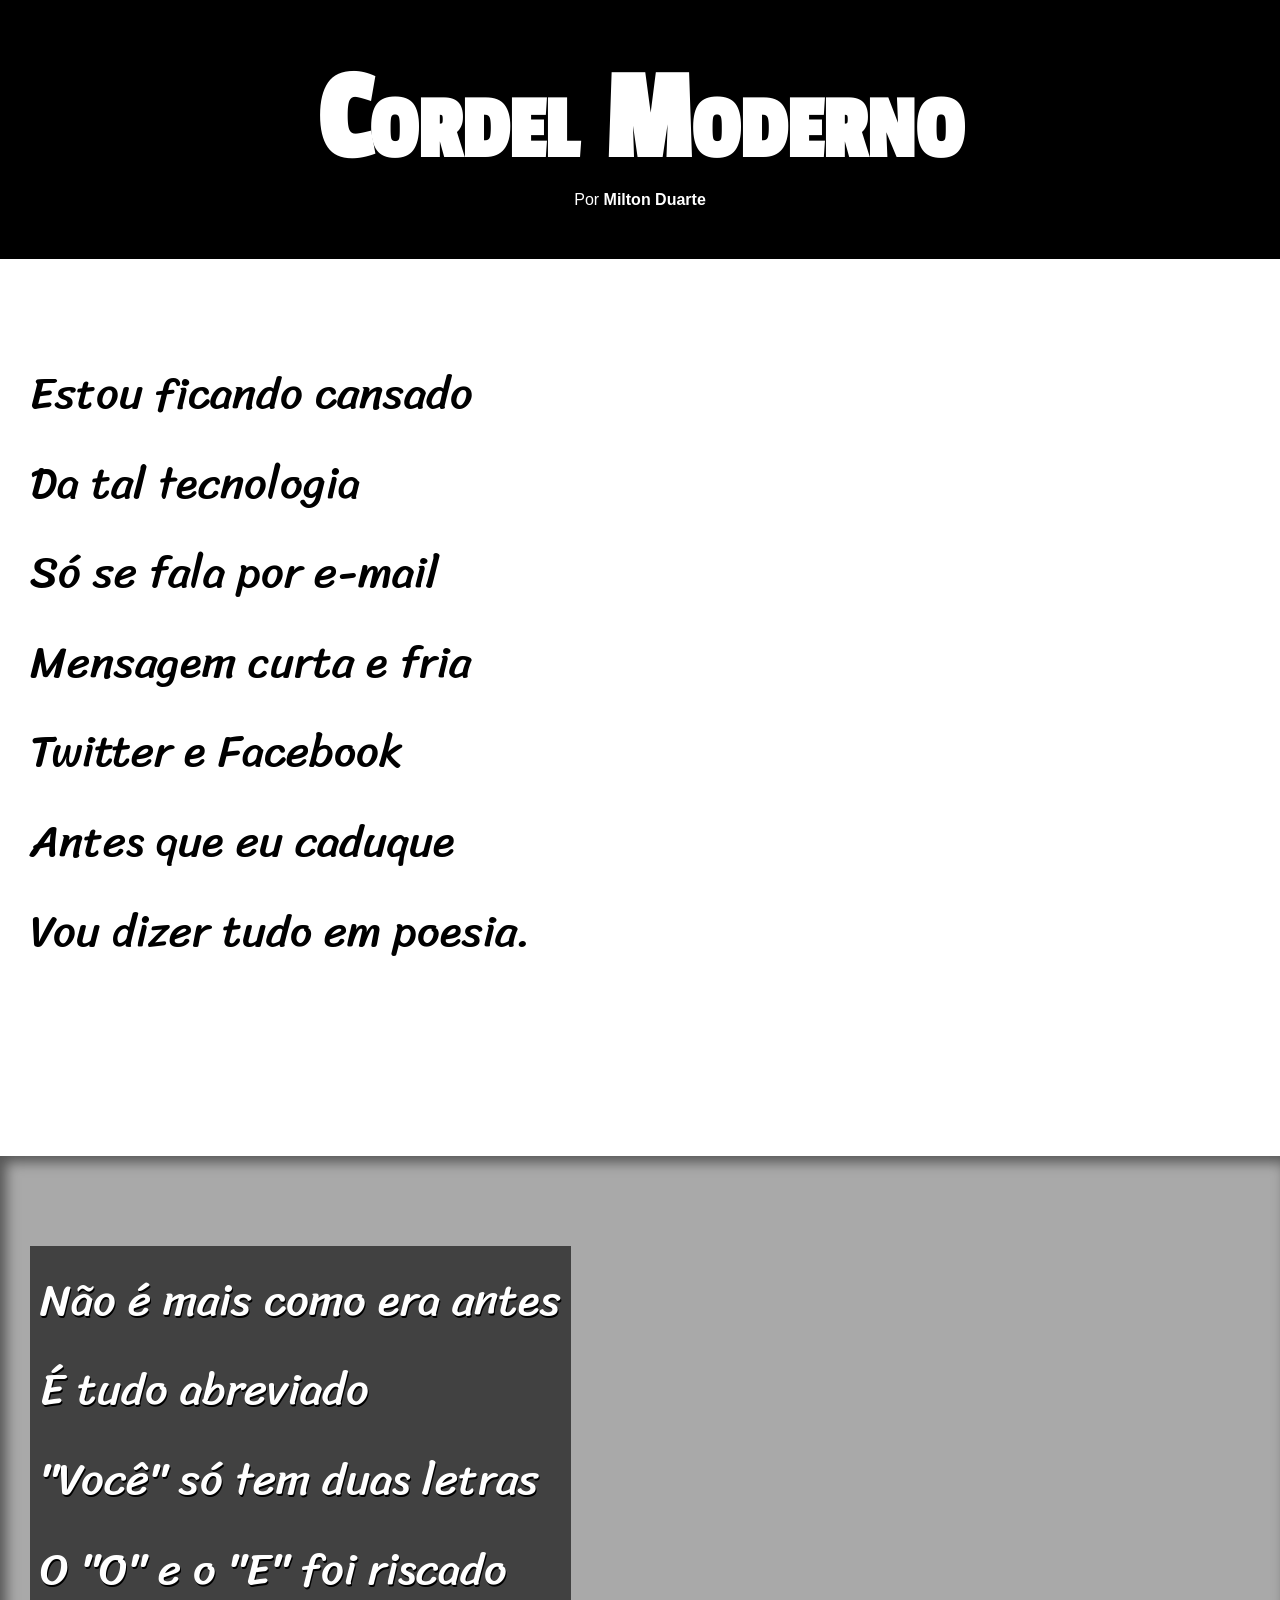
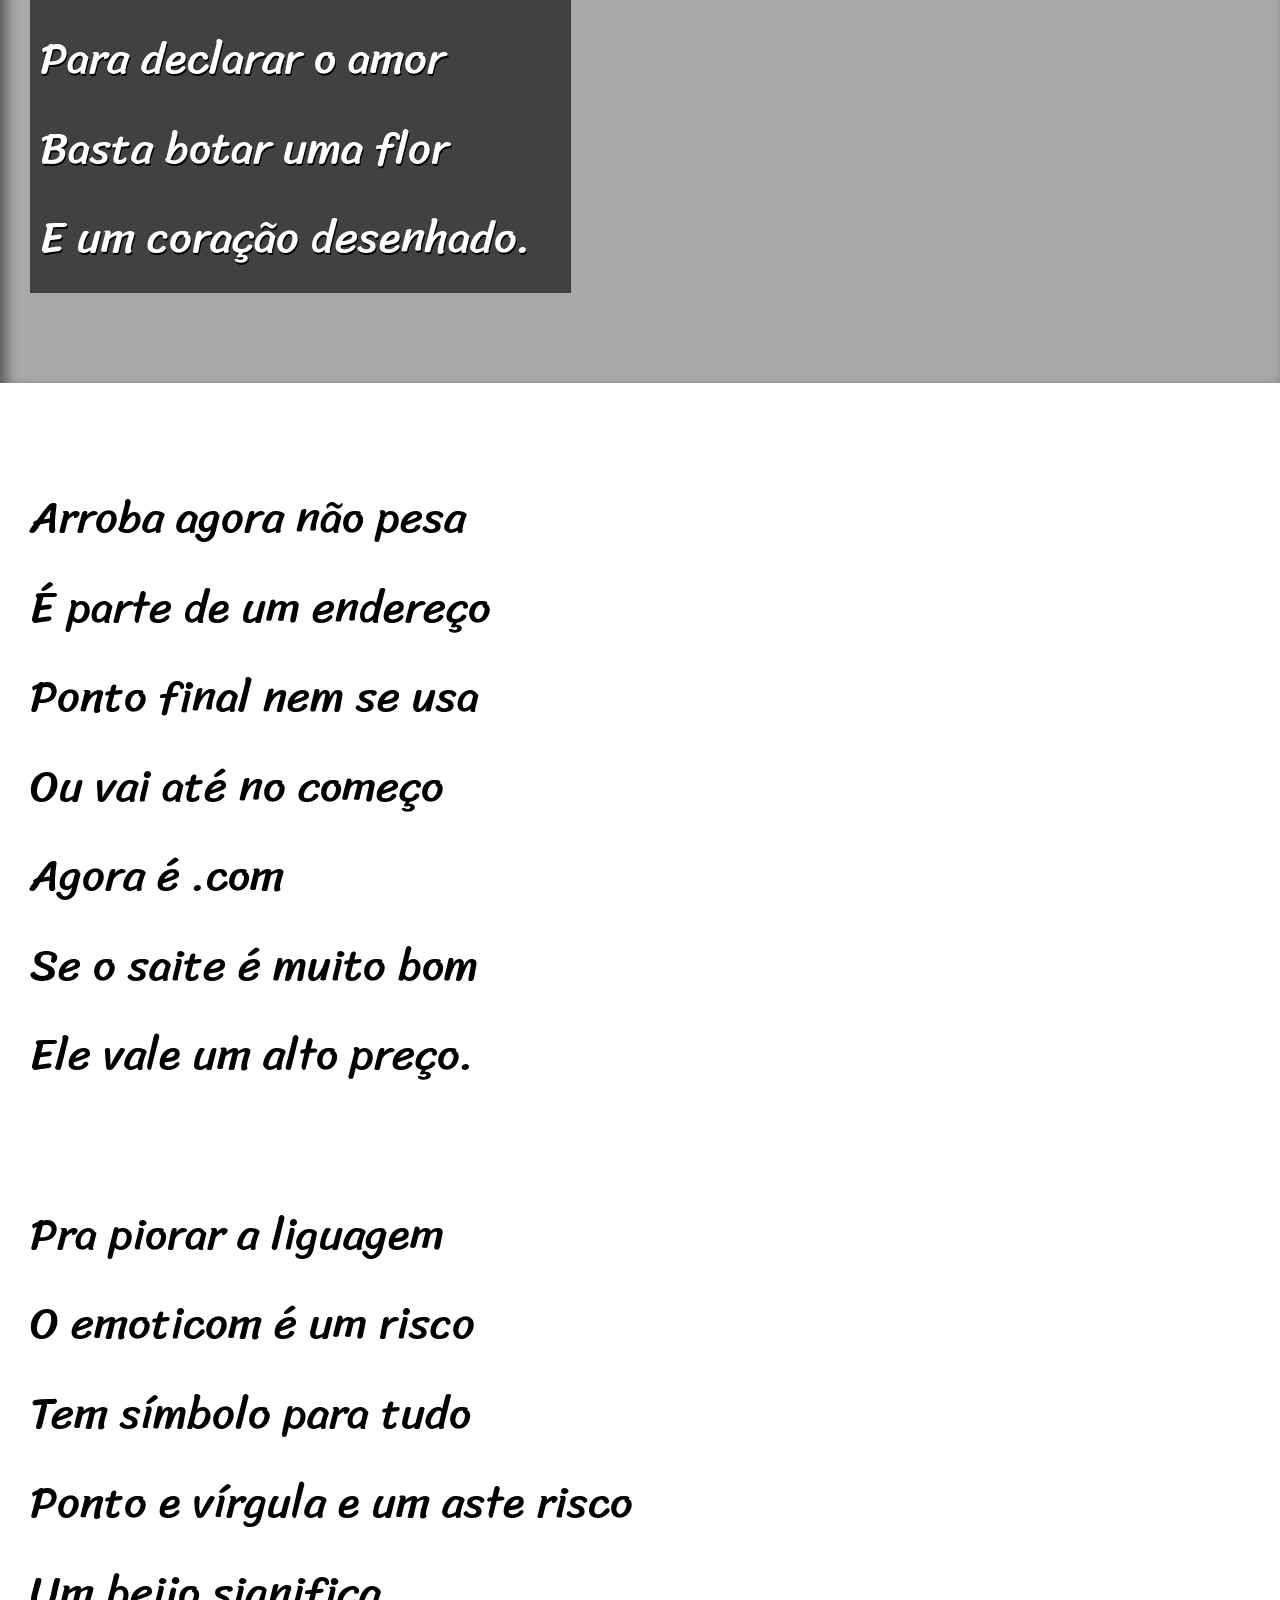
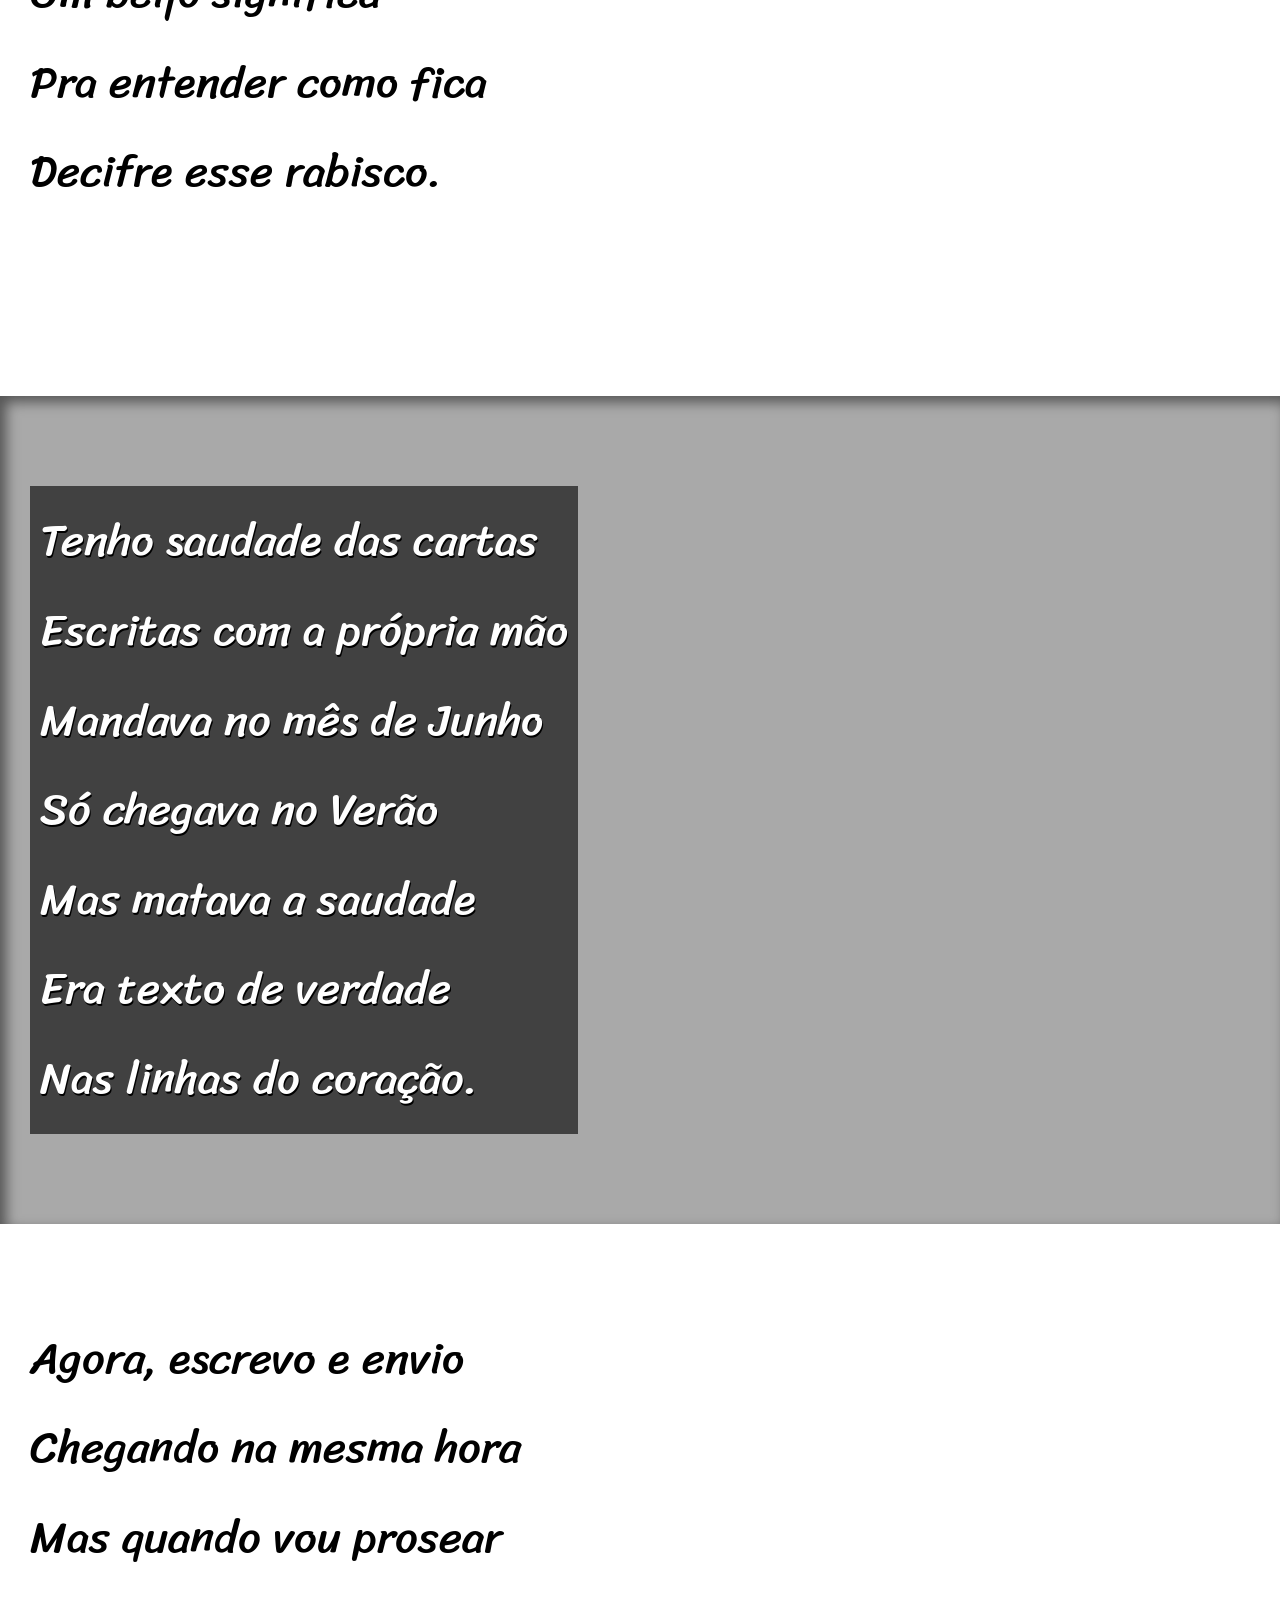
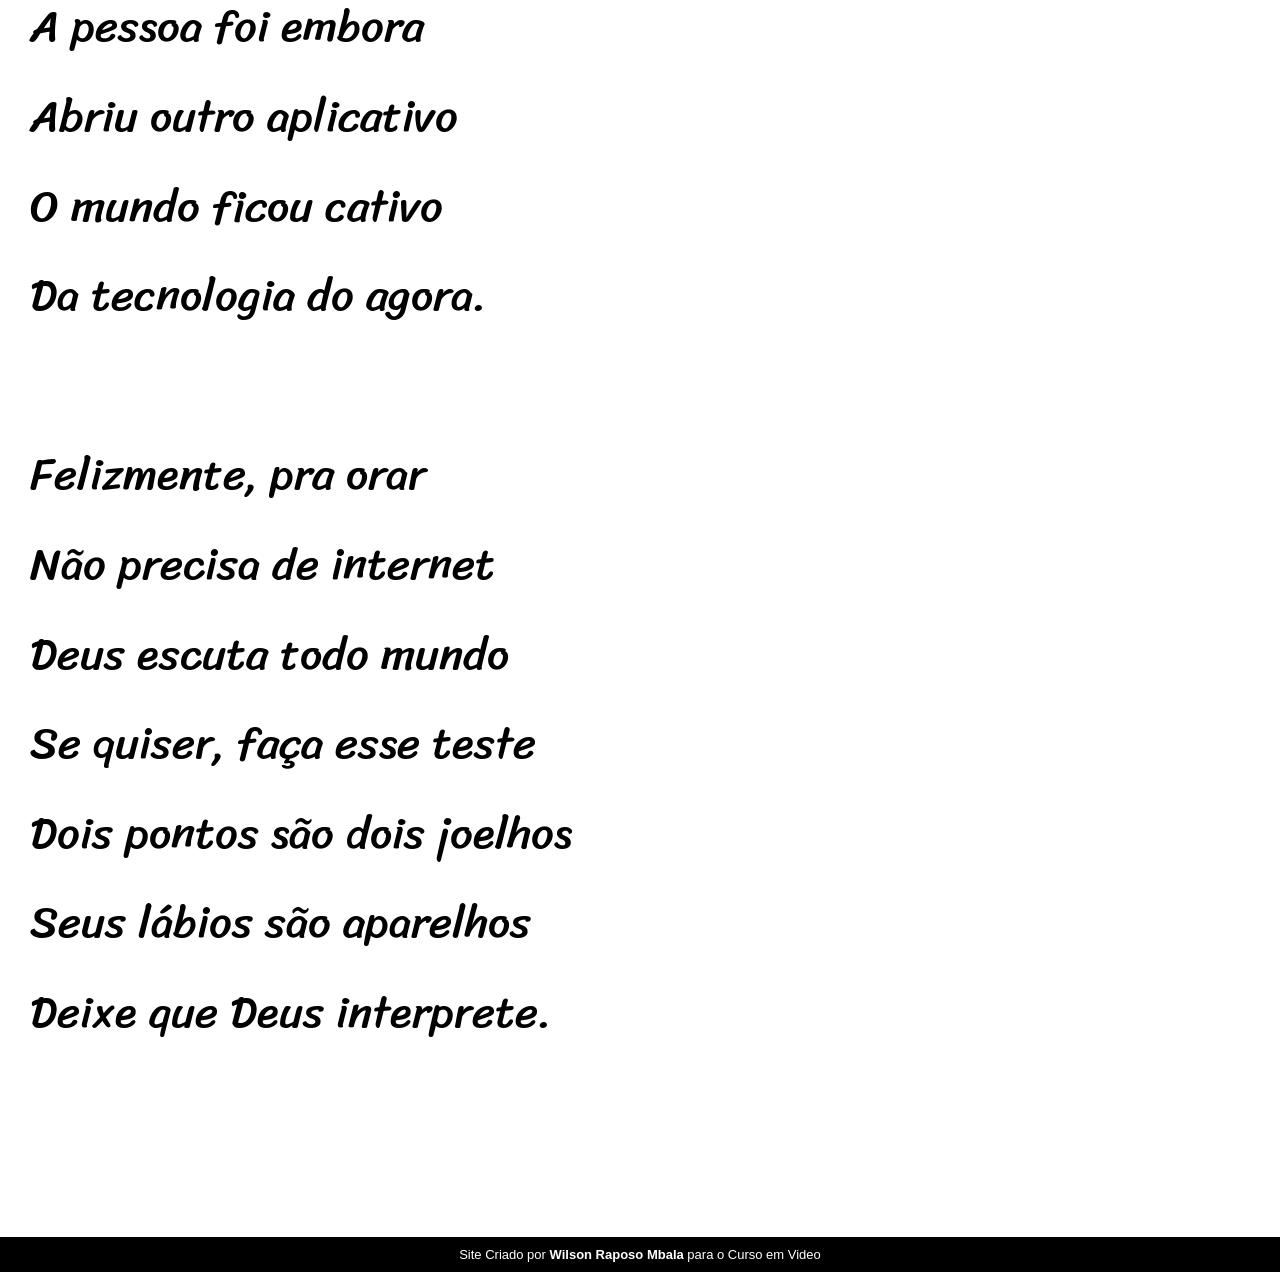
<file: projeto003/index.html>
<!DOCTYPE html>
<html lang="pt">
<head>
    <meta charset="UTF-8">
    <meta name="viewport" content="width=device-width, initial-scale=1.0">
    <link rel="stylesheet" href="estilo/style.css">
    <title>Projeto Cordel</title>
</head>
<body>
    <header>
        <h1>Cordel Moderno</h1>
        <p>Por <a href="https://www.recantodasletras.com.br/poesias/3186743">Milton Duarte</a></p>
    </header>

    <section class="normal">
        <p>
            Estou ficando cansado <br>
            Da tal tecnologia <br>
            Só se fala por e-mail <br>
            Mensagem curta e fria <br>
            Twitter e Facebook <br>
            Antes que eu caduque <br>
            Vou dizer tudo em poesia.
        </p>
    </section>

    <section class="imagem" id="img01">
        <p>
            Não é mais como era antes <br>
            É tudo abreviado <br>
            "Você" só tem duas letras <br>
            O "O" e o "E" foi riscado <br>
            Para declarar o amor <br>
            Basta botar uma flor <br>
            E um coração desenhado.
        </p>
    </section>

    <section class="normal">
        <p>
            Arroba agora não pesa <br>
            É parte de um endereço <br>
            Ponto final nem se usa <br>
            Ou vai até no começo <br>
            Agora é .com <br>
            Se o saite é muito bom <br>
            Ele vale um alto preço. <br>
        </p>
        
        <p>
            Pra piorar a liguagem <br>
            O emoticom é um risco <br>
            Tem símbolo para tudo <br>
            Ponto e vírgula e um aste risco <br>
            Um beijo significa <br>
            Pra entender como fica <br>
            Decifre esse rabisco.
        </p>
    </section>

    <section class="imagem" id="img02">
        <p>
            Tenho saudade das cartas <br>
            Escritas com a própria mão <br>
            Mandava no mês de Junho <br>
            Só chegava no Verão <br>
            Mas matava a saudade <br>
            Era texto de verdade <br>
            Nas linhas do coração.
        </p>
    </section>

    <section class="normal">
        <p>
            Agora, escrevo e envio <br>
            Chegando na mesma hora <br>
            Mas quando vou prosear <br>
            A pessoa foi embora <br>
            Abriu outro aplicativo <br>
            O mundo ficou cativo <br>
            Da tecnologia do agora.
        </p>

        <p>
            Felizmente, pra orar <br>
            Não precisa de internet <br>
            Deus escuta todo mundo <br>
            Se quiser, faça esse teste <br>
            Dois pontos são dois joelhos <br>
            Seus lábios são aparelhos <br>
            Deixe que Deus interprete.
        </p>
    </section>

    <footer>
        <p>Site Criado por <a href="https://github.com/WilsonRaposo017" target="_blank" rel="next">Wilson Raposo Mbala</a> para o Curso em Video</p>
    </footer>
    
</body>
</html>
</file>
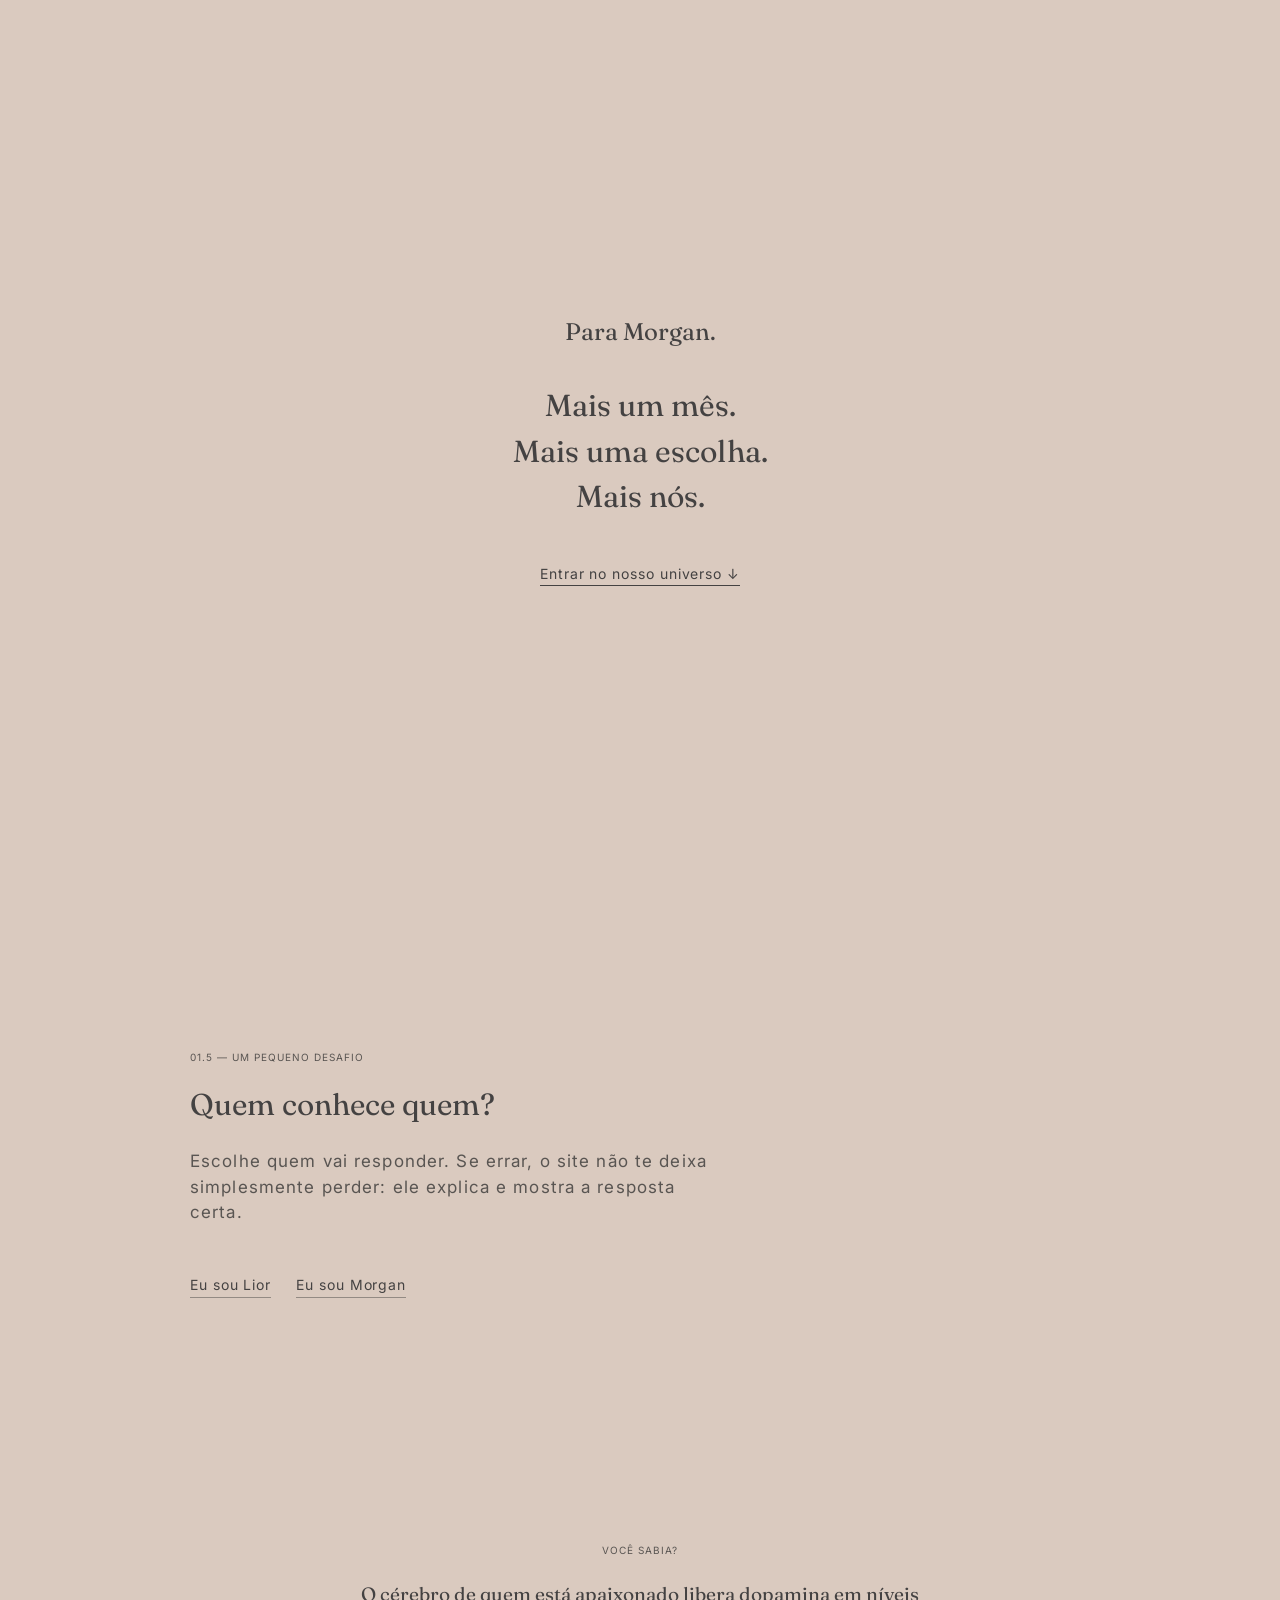
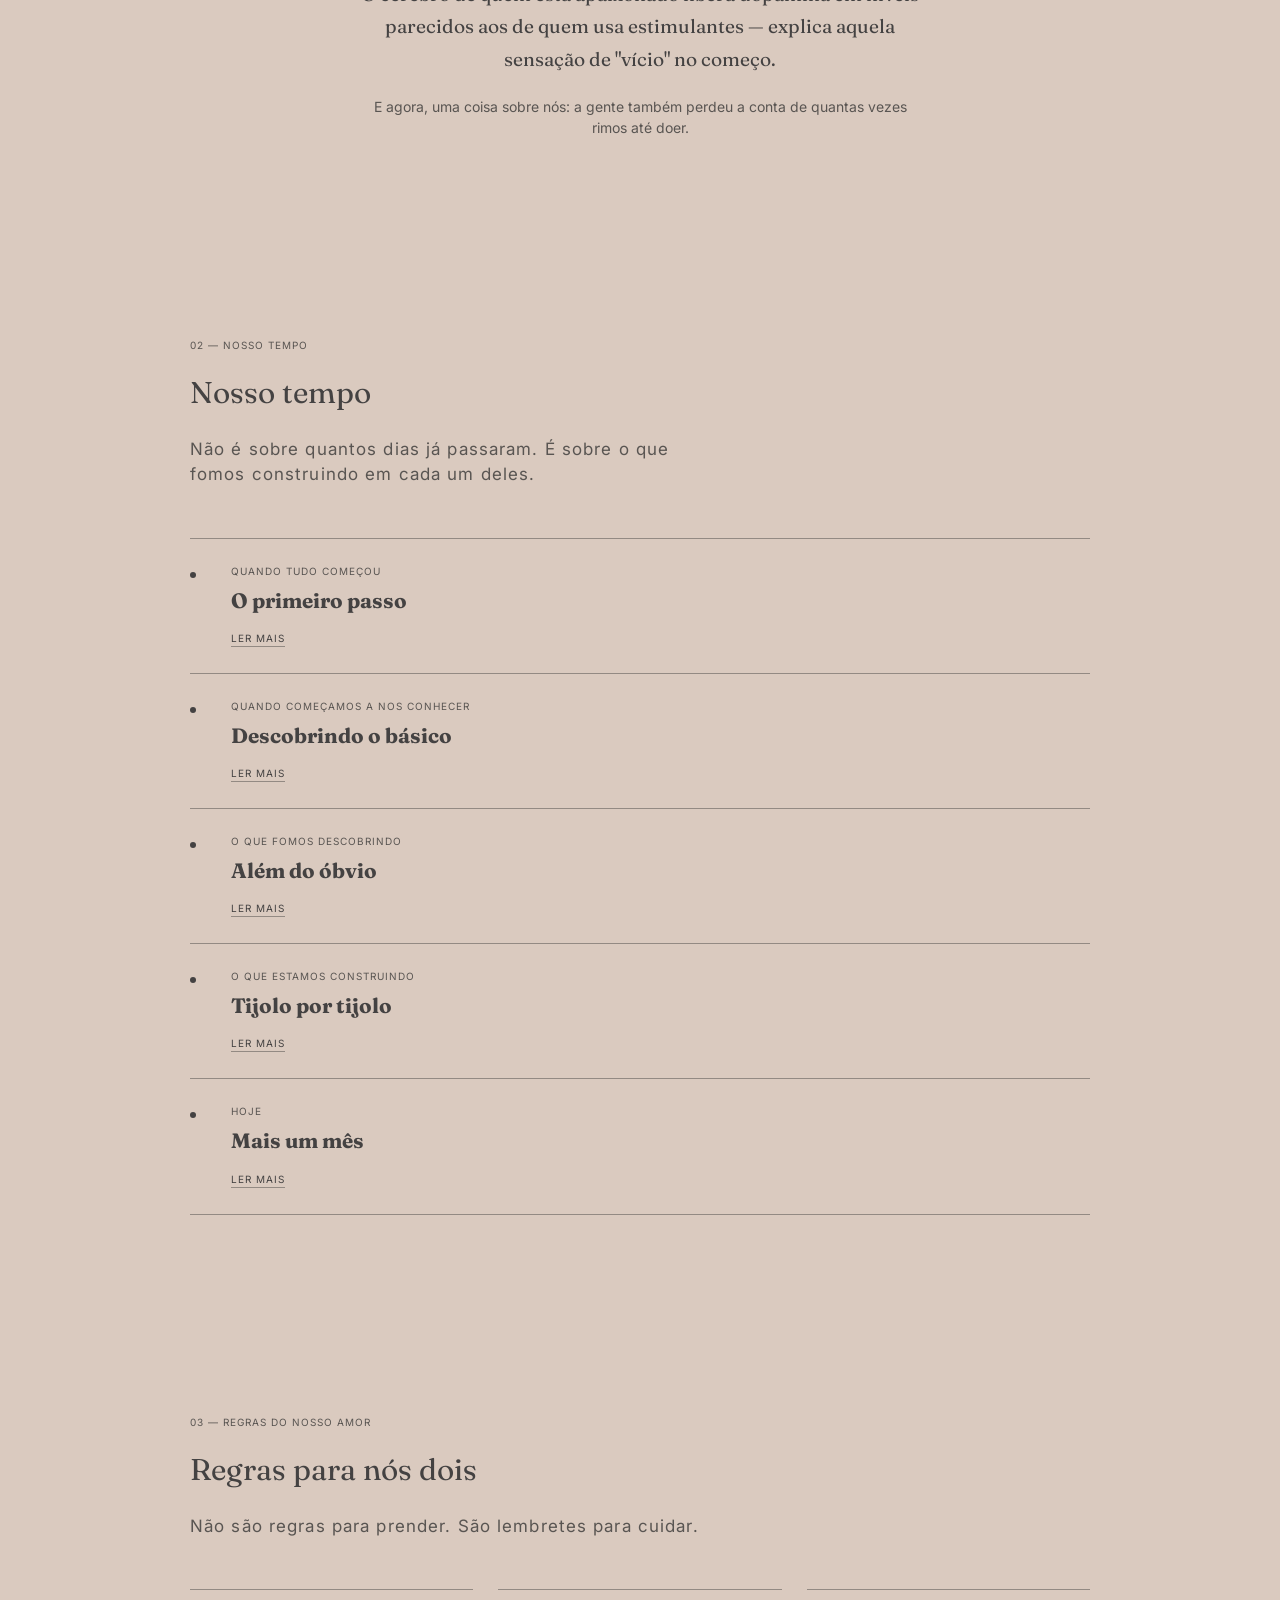
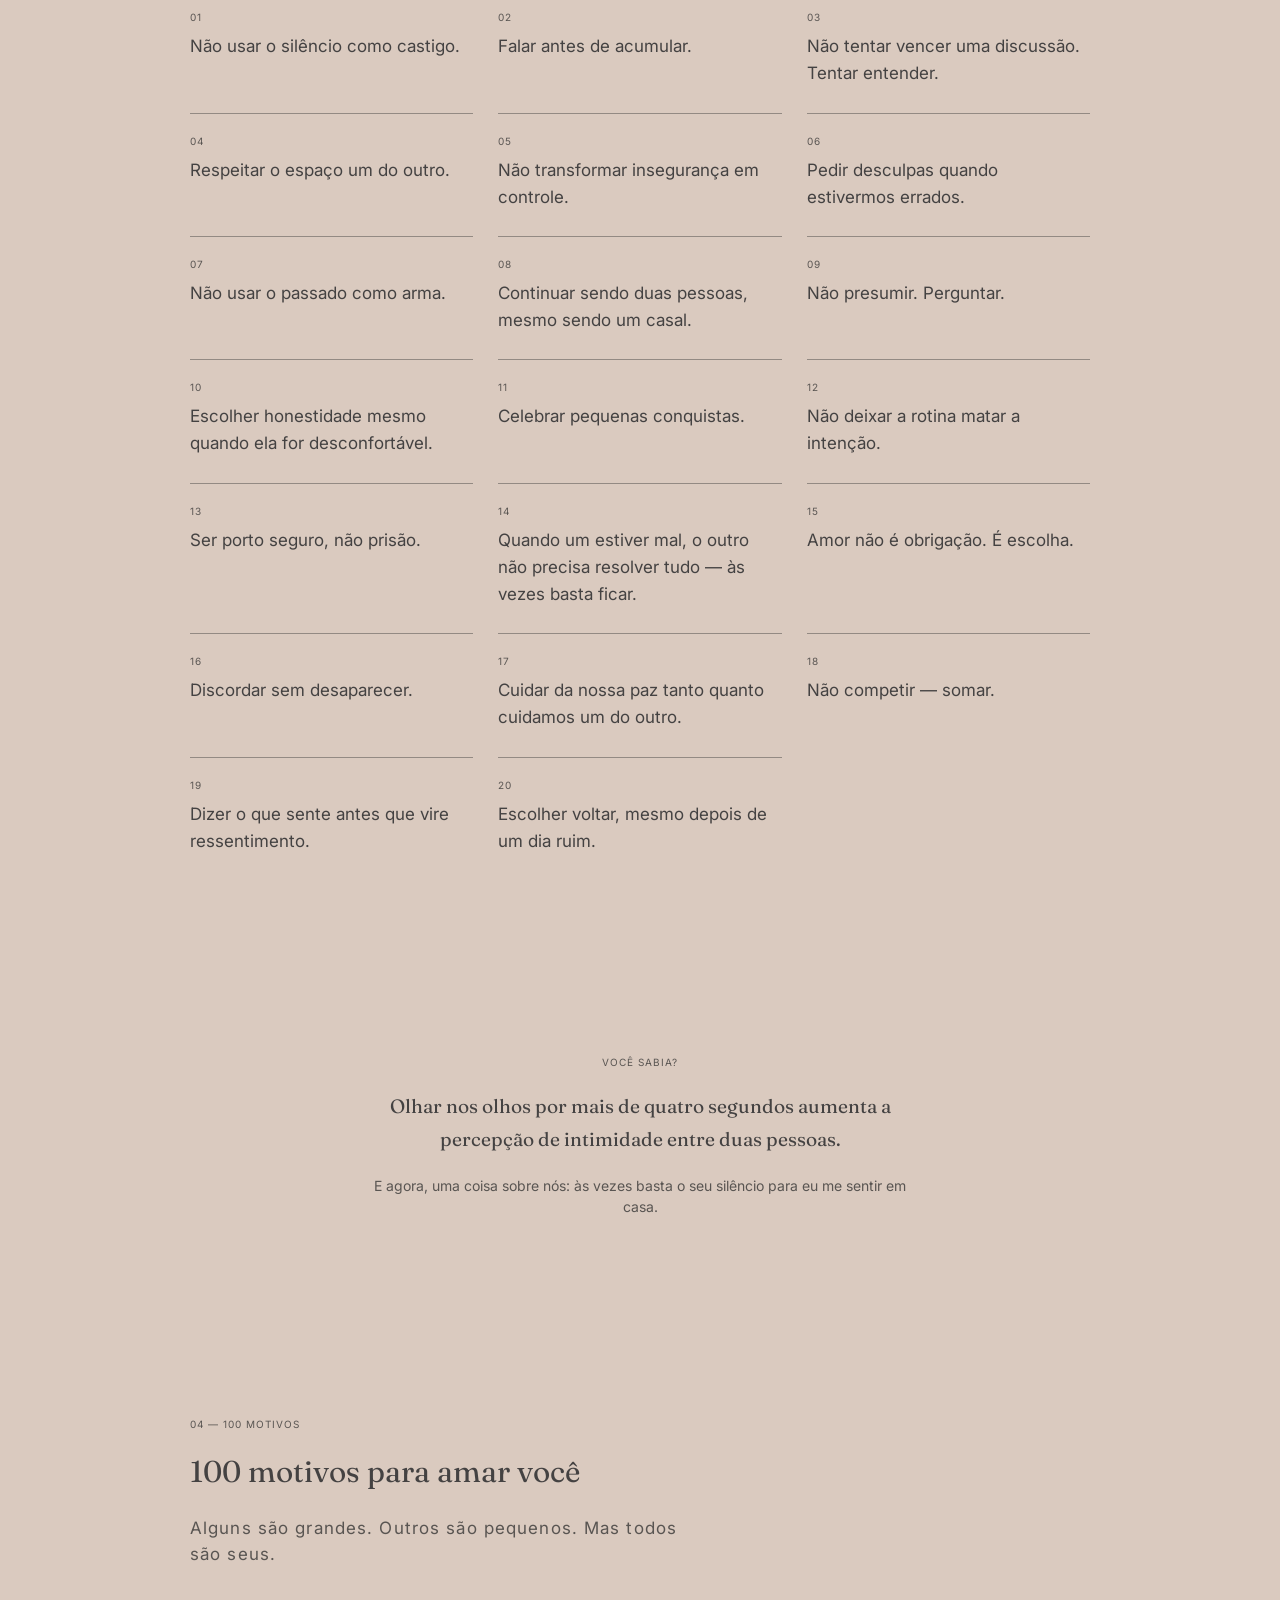
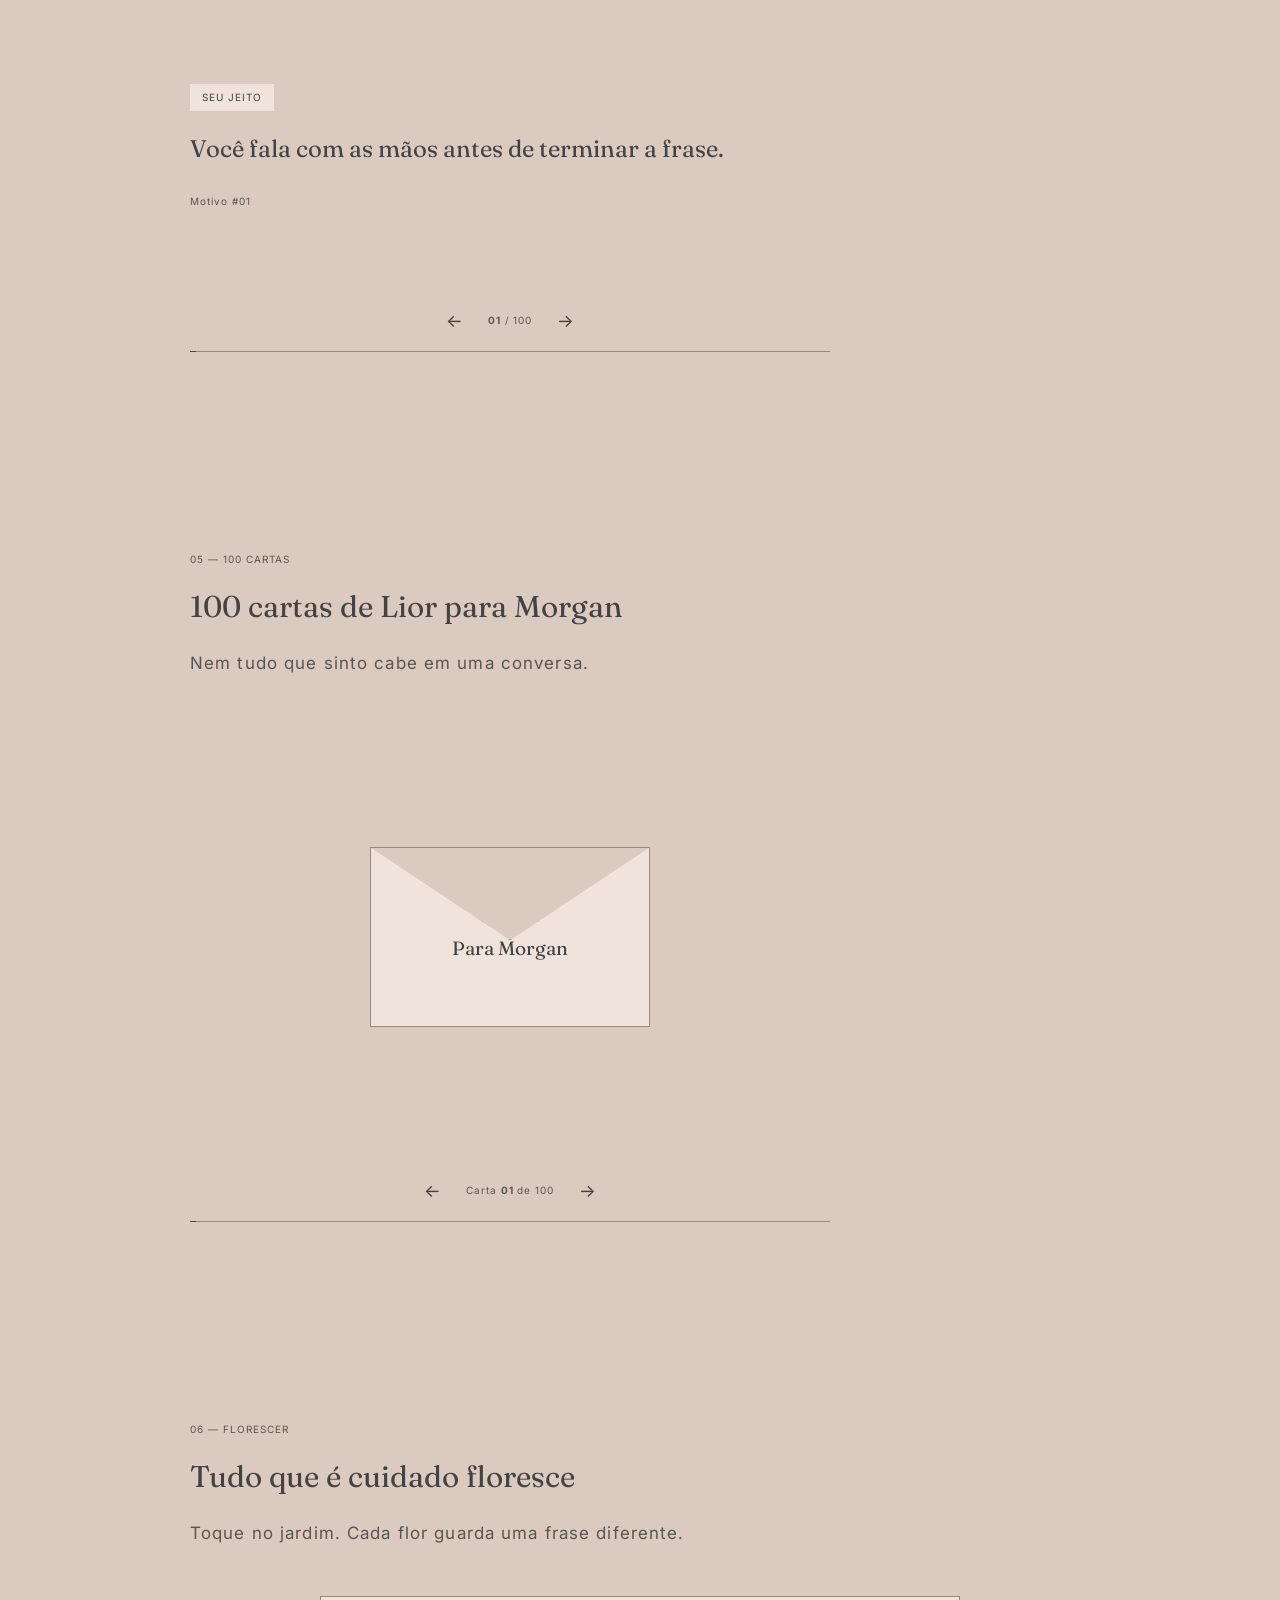
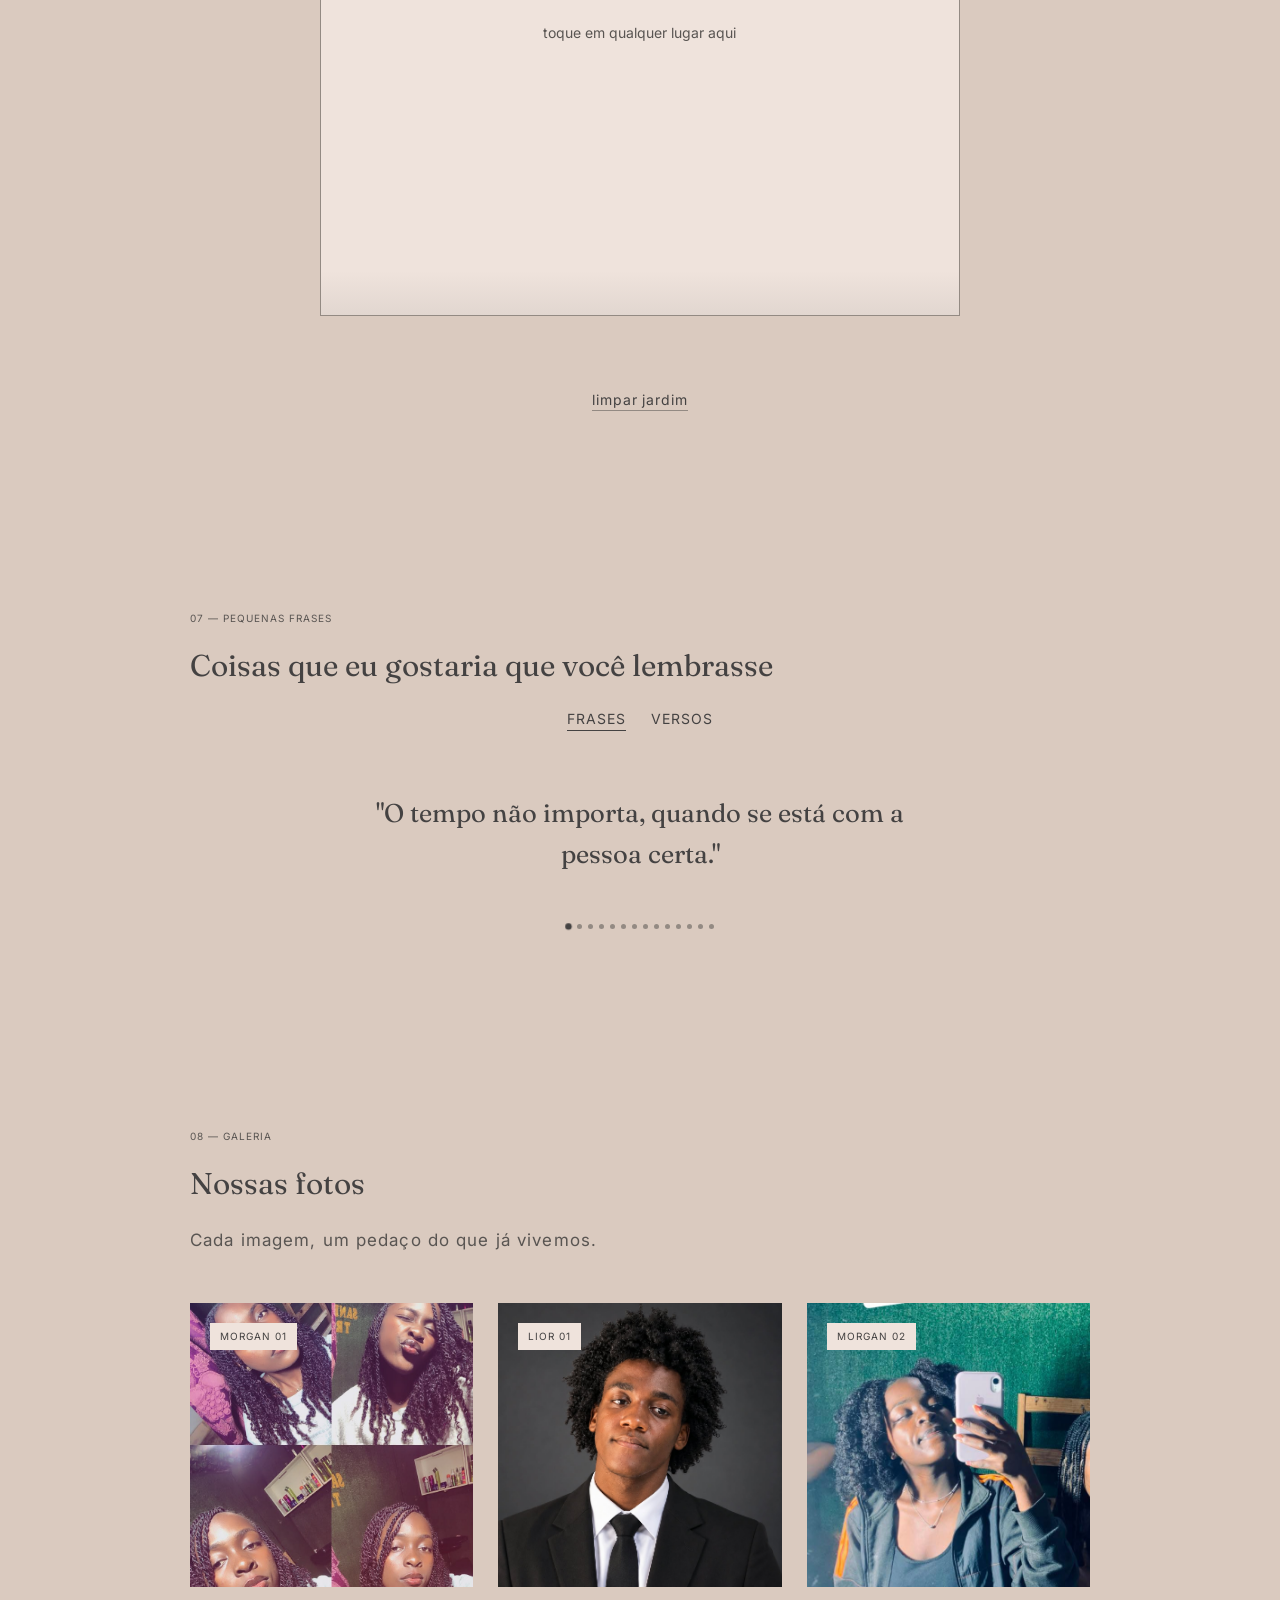
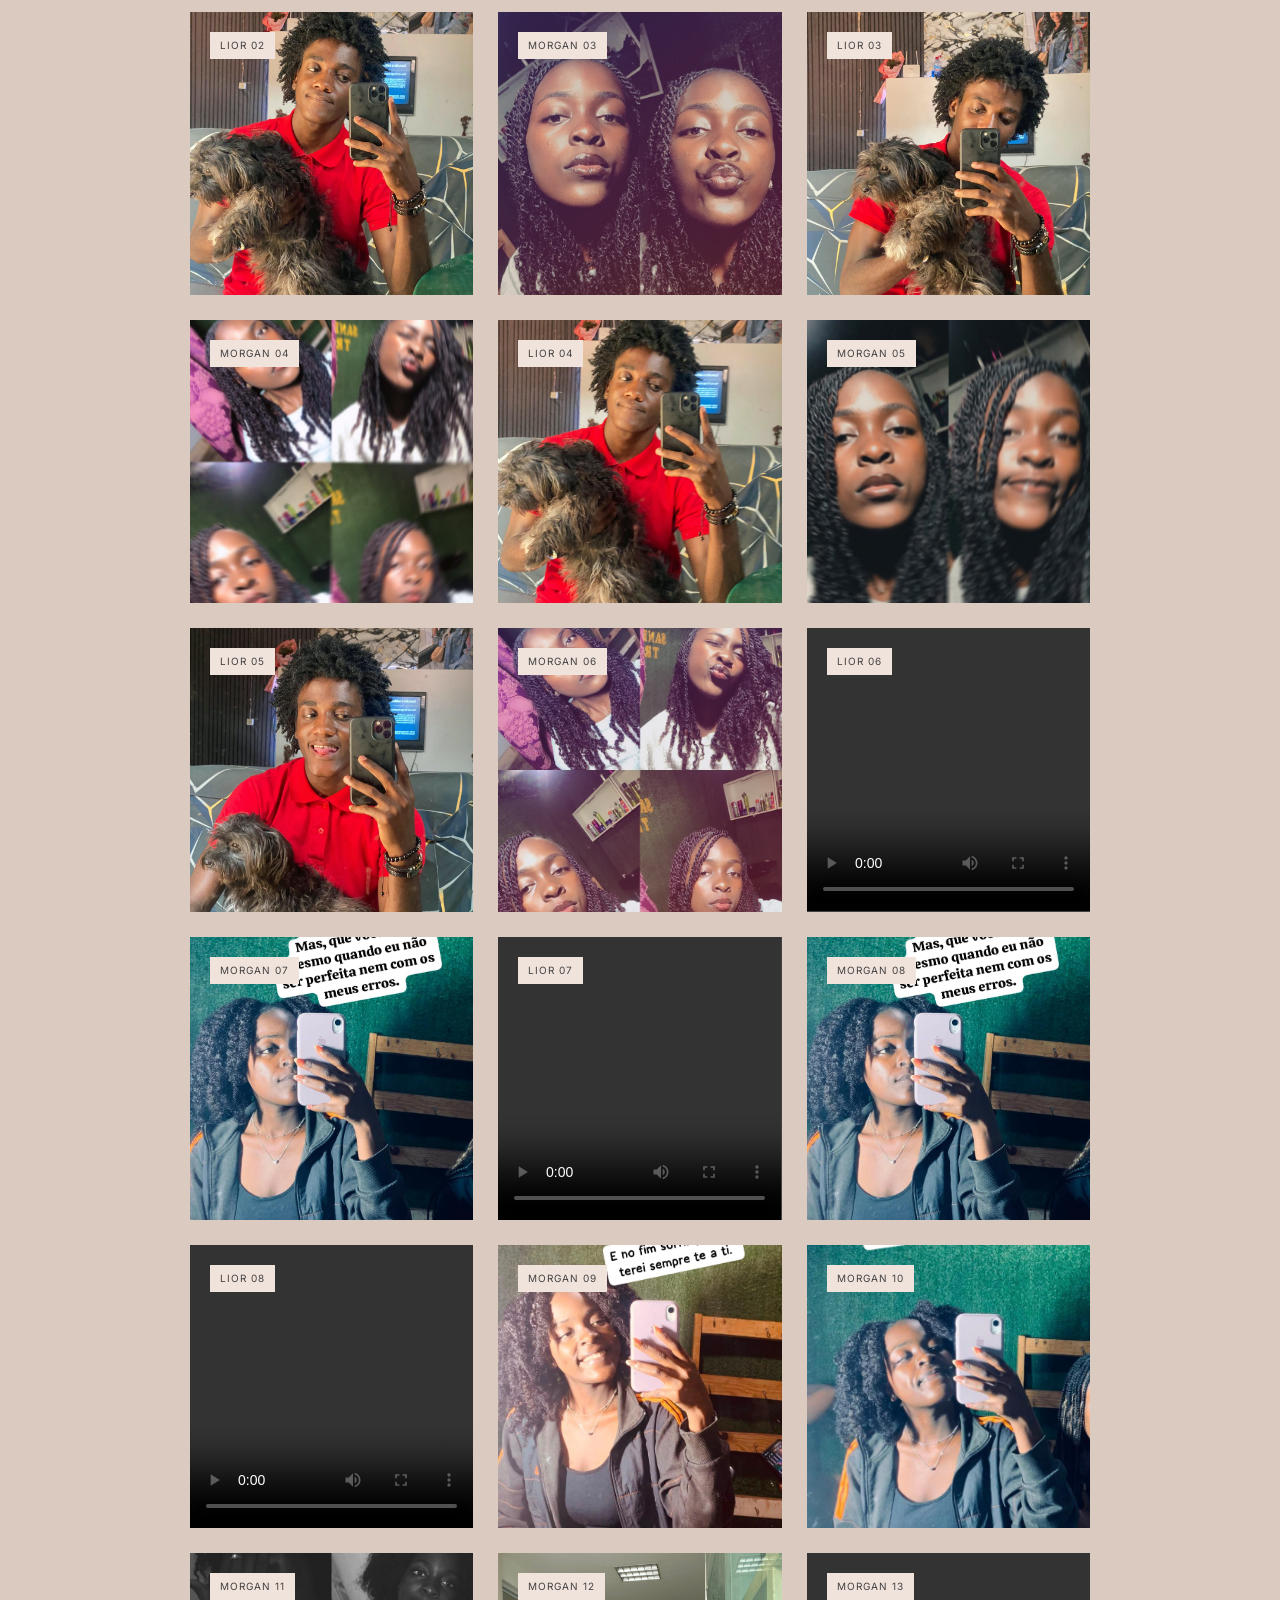
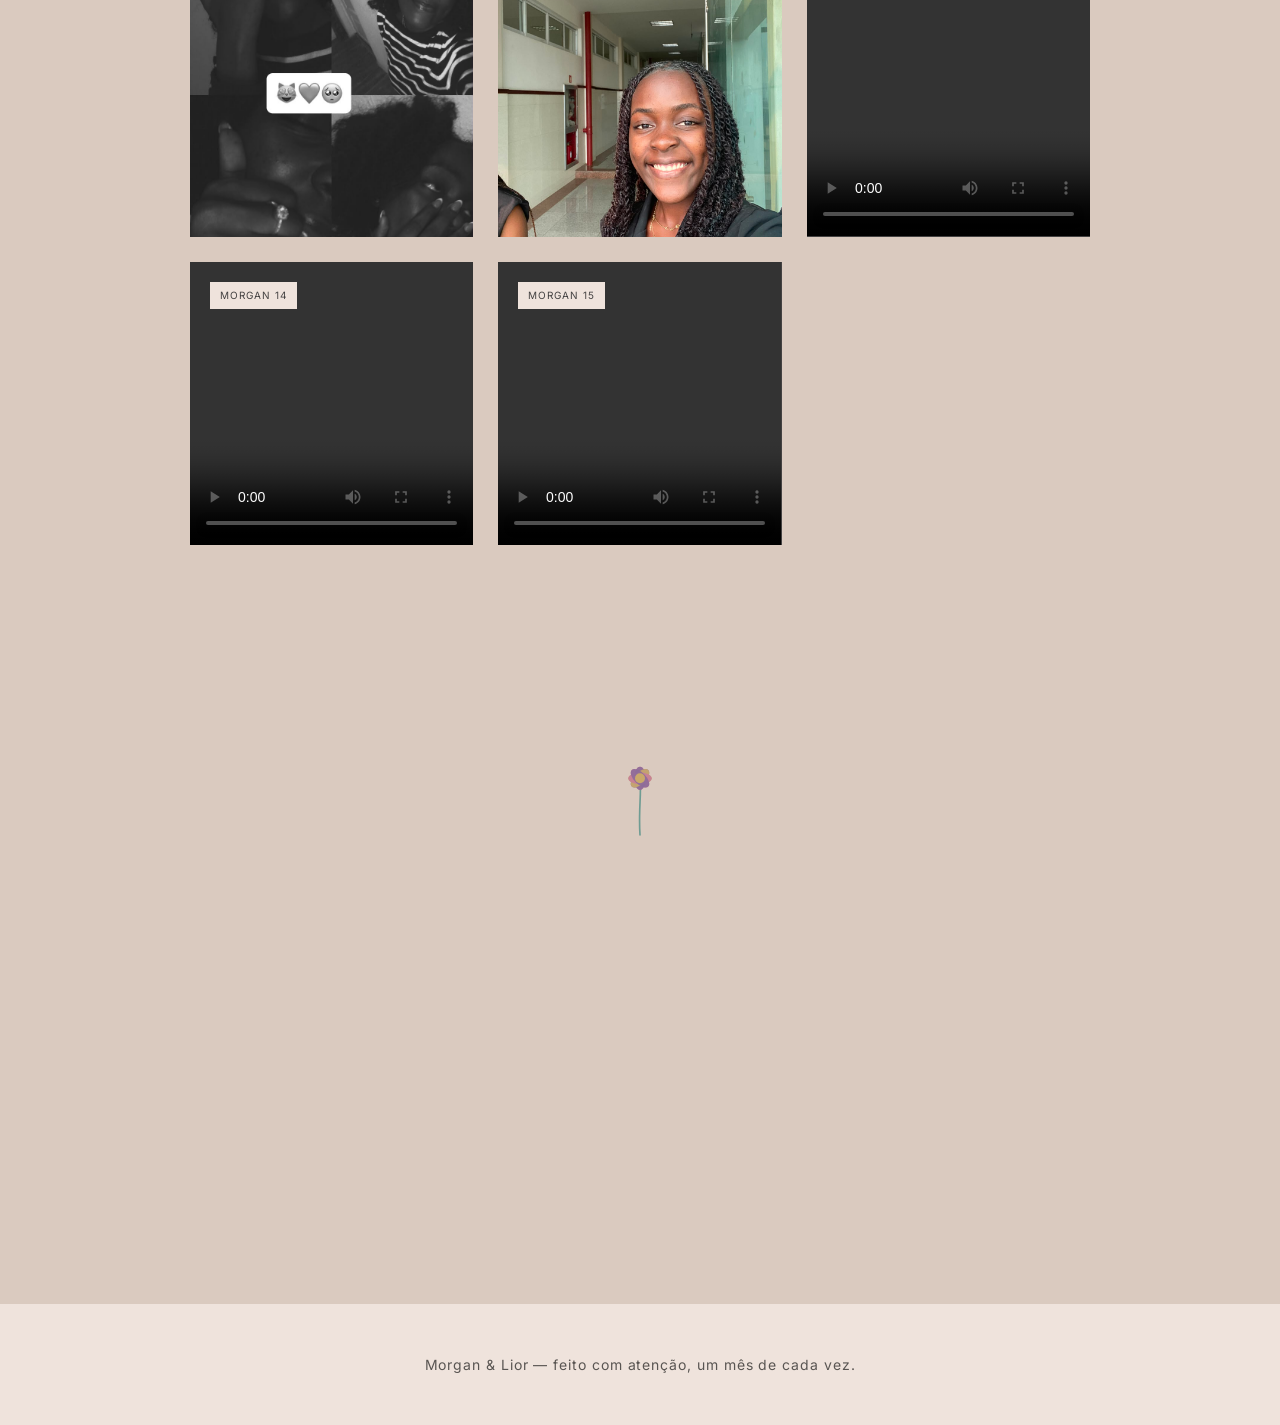
<file: morgan-e-lior-site/project/index.html>
<!DOCTYPE html>
<html lang="pt-BR">
<head>
<meta charset="UTF-8">
<meta name="viewport" content="width=device-width, initial-scale=1.0, viewport-fit=cover">
<meta name="description" content="Morgan &amp; Lior — um pequeno universo, um mês de cada vez.">
<meta name="theme-color" content="#dacabf">
<title>Morgan &amp; Lior — Nosso Universo</title>
<link rel="preconnect" href="https://fonts.googleapis.com">
<link rel="preconnect" href="https://fonts.gstatic.com" crossorigin>
<link href="https://fonts.googleapis.com/css2?family=Fraunces:opsz,wght@9..144,400&family=Inter:wght@400&display=swap" rel="stylesheet">
<link rel="stylesheet" href="css/style.css">
</head>
<body>

<div class="dust-field" id="dustField" aria-hidden="true"></div>

<!-- ================= ABERTURA ================= -->
<div class="intro" id="intro" role="dialog" aria-label="Abertura">
  <span class="intro-eyebrow" id="introEyebrow">Para Morgan.</span>
  <p class="intro-line" id="introLine1">Mais um mês.<br>Mais uma escolha.<br>Mais nós.</p>
  <button class="intro-enter" id="introEnter" type="button">Entrar no nosso universo ↓</button>
</div>

<!-- ================= NAV ================= -->
<nav class="nav-top" id="navTop" aria-label="Navegação principal">
  <span class="nav-brand">Morgan &amp; Lior</span>
  <ul class="nav-links" id="navLinks">
    <li><button data-target="hero">Início</button></li>
    <li><button data-target="tempo">Tempo</button></li>
    <li><button data-target="regras">Nós</button></li>
    <li><button data-target="motivos">Motivos</button></li>
    <li><button data-target="cartas">Cartas</button></li>
    <li><button data-target="galeria">Galeria</button></li>
    <li><button data-target="final">Final</button></li>
  </ul>
</nav>
<div class="nav-bottom" id="navBottom" aria-label="Navegação por seções"></div>
<button class="accessibility-toggle" id="accessibilityToggle" type="button" aria-pressed="false" aria-label="Ativar conforto visual">A+</button>

<main class="universe">

  <!-- ================= HERO ================= -->
  <section class="hero" id="hero" aria-label="Abertura">
    <div class="orb-field" aria-hidden="true">
      <span class="orb"></span><span class="orb"></span><span class="orb"></span>
      <span class="orb"></span><span class="orb"></span><span class="orb"></span>
    </div>

    <span class="hero-eyebrow">Um pequeno universo</span>
    <h1 class="hero-title">Morgan <span class="amp">&amp;</span> Lior</h1>
    <p class="hero-sub">Mais um mês da nossa história.<br>E ainda existem tantas coisas que quero te dizer.</p>

    <div class="world-wrap" id="worldWrap" tabindex="0" role="button" aria-label="Tocar em Nosso Mundo para revelar uma mensagem" aria-describedby="worldHint">
      <div class="world-burst" id="worldBurst" aria-hidden="true"></div>
      <svg class="world-symbol-svg" viewBox="0 0 200 200" aria-hidden="true">
        <g class="world-squish" id="worldSquish">
          <circle class="world-globe" cx="100" cy="100" r="72" stroke="var(--color-stone-charcoal)" stroke-width="1"/>
          <circle class="world-water-ring" cx="100" cy="100" r="68" fill="none" stroke="var(--color-stone-charcoal)" stroke-width="1"/>
          <g class="world-symbol is-active" data-symbol="circle"><circle cx="100" cy="100" r="57" fill="none" stroke="var(--orb-magenta)" stroke-width="2" opacity=".8"/><circle cx="100" cy="100" r="48" fill="none" stroke="var(--orb-violet)" stroke-width=".8" stroke-dasharray="2 7" opacity=".6"/></g>
          <g class="world-symbol" data-symbol="heart"><path d="M100 139 C91 130 62 112 62 86 C62 69 75 58 89 58 C96 58 102 62 106 69 C110 62 116 58 124 58 C139 58 149 70 149 85 C149 110 120 130 100 139Z" fill="var(--orb-magenta)" opacity=".9"/></g>
          <g class="world-symbol" data-symbol="butterfly"><path d="M100 102 C87 83 61 61 52 73 C43 86 61 105 88 112 C68 119 54 137 65 145 C78 154 96 129 100 113Z" fill="var(--orb-violet)" opacity=".88"/><path d="M100 102 C113 83 139 61 148 73 C157 86 139 105 112 112 C132 119 146 137 135 145 C122 154 104 129 100 113Z" fill="var(--orb-magenta)" opacity=".88"/></g>
          <g class="world-symbol" data-symbol="universe"><circle cx="100" cy="100" r="10" fill="var(--orb-magenta)" opacity=".9"/><ellipse cx="100" cy="100" rx="56" ry="20" fill="none" stroke="var(--orb-violet)" stroke-width="2" opacity=".82"/><ellipse cx="100" cy="100" rx="56" ry="20" fill="none" stroke="var(--orb-teal)" stroke-width="2" opacity=".65" transform="rotate(58 100 100)"/><circle cx="145" cy="88" r="3" fill="var(--orb-gold)"/></g>
          <g class="world-symbol" data-symbol="infinity"><path d="M56 100 C56 76 83 76 100 100 C117 124 144 124 144 100 C144 76 117 76 100 100 C83 124 56 124 56 100Z" fill="none" stroke="var(--orb-violet)" stroke-width="6" stroke-linecap="round"/></g>
          <g class="world-symbol" data-symbol="life"><path d="M100 139 C100 119 100 101 100 78" stroke="var(--orb-teal)" stroke-width="3" stroke-linecap="round"/><circle cx="100" cy="78" r="5" fill="var(--orb-gold)"/></g>
        </g>
      </svg>
      <p class="world-label">Nosso mundo</p>
      <span class="world-hint" id="worldHint">toque para descobrir</span>
      <p class="world-message" id="worldMessage" aria-live="polite"></p>
    </div>

    <div class="counter" id="counter" aria-label="Tempo juntos">
      <div class="counter-unit"><strong id="cYears">0</strong><span>anos</span></div>
      <div class="counter-unit"><strong id="cMonths">0</strong><span>meses</span></div>
      <div class="counter-unit"><strong id="cDays">0</strong><span>dias</span></div>
      <div class="counter-unit"><strong id="cHours">00</strong><span>horas</span></div>
      <div class="counter-unit"><strong id="cMinutes">00</strong><span>min</span></div>
      <div class="counter-unit"><strong id="cSeconds">00</strong><span>seg</span></div>
    </div>
    <p class="hero-since">Desde 20 de maio de 2026.</p>
  </section>

  <!-- ================= MINI JOGO ================= -->
  <section id="quiz" aria-label="Mini jogo: quem conhece quem">
    <span class="eyebrow">01.5 — Um pequeno desafio</span>
    <h2 class="section-title">Quem conhece quem?</h2>
    <p class="section-sub">Escolhe quem vai responder. Se errar, o site não te deixa simplesmente perder: ele explica e mostra a resposta certa.</p>
    <div class="quiz-shell">
      <div class="quiz-choice-row" role="group" aria-label="Escolher personagem">
        <button class="quiz-choice" id="chooseLior" type="button">Eu sou Lior</button>
        <button class="quiz-choice" id="chooseMorgan" type="button">Eu sou Morgan</button>
      </div>
      <div class="quiz-card" id="quizCard" aria-live="polite">
        <div class="quiz-progress"><span id="quizPlayer">Você está jogando</span><span id="quizCount">1 / 100</span></div>
        <h3 class="quiz-question" id="quizQuestion"></h3>
        <div class="quiz-options" id="quizOptions"></div>
        <div class="quiz-feedback" id="quizFeedback">Escolha uma resposta.</div>
        <div class="quiz-actions">
          <span class="quiz-score" id="quizScore">0 acertos</span>
          <button class="quiz-next" id="quizNext" type="button" disabled>Próxima →</button>
        </div>
        <div class="quiz-result" id="quizResult" hidden></div>
      </div>
    </div>
  </section>

  <!-- ================= MICRO-PAUSA 1 ================= -->
  <section aria-label="Curiosidade">
    <div class="micro-pausa" data-reveal>
      <span class="mp-label">Você sabia?</span>
      <p id="curiosity1"></p>
      <span class="mp-bridge" id="bridge1"></span>
    </div>
  </section>

  <!-- ================= NOSSO TEMPO ================= -->
  <section id="tempo" aria-label="Nosso tempo">
    <span class="eyebrow">02 — Nosso tempo</span>
    <h2 class="section-title">Nosso tempo</h2>
    <p class="section-sub">Não é sobre quantos dias já passaram. É sobre o que fomos construindo em cada um deles.</p>
    <div class="timeline" id="timelineList"></div>
  </section>

  <!-- ================= REGRAS ================= -->
  <section id="regras" aria-label="Regras do nosso amor">
    <span class="eyebrow">03 — Regras do nosso amor</span>
    <h2 class="section-title">Regras para nós dois</h2>
    <p class="section-sub">Não são regras para prender. São lembretes para cuidar.</p>
    <div class="rules-grid" id="rulesGrid"></div>
  </section>

  <!-- ================= MICRO-PAUSA 2 ================= -->
  <section aria-label="Curiosidade">
    <div class="micro-pausa" data-reveal>
      <span class="mp-label">Você sabia?</span>
      <p id="curiosity2"></p>
      <span class="mp-bridge" id="bridge2"></span>
    </div>
  </section>

  <!-- ================= 100 MOTIVOS ================= -->
  <section id="motivos" aria-label="100 motivos para amar você">
    <span class="eyebrow">04 — 100 motivos</span>
    <h2 class="section-title">100 motivos para amar você</h2>
    <p class="section-sub">Alguns são grandes. Outros são pequenos. Mas todos são seus.</p>
    <div class="carousel" id="reasonsCarousel">
      <div class="carousel-track" id="reasonsTrack" tabindex="0" aria-label="Cartão de motivo"></div>
      <div class="carousel-controls">
        <button class="carousel-arrow" id="reasonsPrev" aria-label="Motivo anterior">←</button>
        <span class="carousel-counter"><strong id="reasonsCurrent">01</strong> / 100</span>
        <button class="carousel-arrow" id="reasonsNext" aria-label="Próximo motivo">→</button>
      </div>
    </div>
    <div class="carousel-progress"><div class="carousel-progress-fill" id="reasonsProgress"></div></div>
  </section>

  <!-- ================= 100 CARTAS ================= -->
  <section id="cartas" aria-label="100 cartas de Lior para Morgan">
    <span class="eyebrow">05 — 100 cartas</span>
    <h2 class="section-title">100 cartas de Lior para Morgan</h2>
    <p class="section-sub">Nem tudo que sinto cabe em uma conversa.</p>
    <div class="carousel" id="lettersCarousel">
      <div class="carousel-track letters-stage" id="lettersTrack" tabindex="0" aria-label="Carta"></div>
      <div class="carousel-controls">
        <button class="carousel-arrow" id="lettersPrev" aria-label="Carta anterior">←</button>
        <span class="carousel-counter">Carta <strong id="lettersCurrent">01</strong> de 100</span>
        <button class="carousel-arrow" id="lettersNext" aria-label="Próxima carta">→</button>
      </div>
    </div>
    <div class="carousel-progress"><div class="carousel-progress-fill" id="lettersProgress"></div></div>
  </section>

  <!-- ================= FLORESCER ================= -->
  <section id="florescer" aria-label="Florescer">
    <span class="eyebrow">06 — Florescer</span>
    <h2 class="section-title">Tudo que é cuidado floresce</h2>
    <p class="section-sub">Toque no jardim. Cada flor guarda uma frase diferente.</p>
    <div class="garden-wrap" id="gardenWrap" role="button" tabindex="0" aria-label="Jardim interativo, toque para plantar uma flor">
      <span class="garden-hint" id="gardenHint">toque em qualquer lugar aqui</span>
      <div class="garden-ground" aria-hidden="true"></div>
    </div>
    <p class="garden-caption" id="gardenCaption"></p>
    <button class="garden-reset" id="gardenReset" type="button">limpar jardim</button>
  </section>

  <!-- ================= PEQUENAS FRASES + POESIA ================= -->
  <section id="frases" aria-label="Pequenas frases e poesia">
    <span class="eyebrow">07 — Pequenas frases</span>
    <h2 class="section-title">Coisas que eu gostaria que você lembrasse</h2>
    <div class="words-carousel">
      <div class="words-tabs">
        <button class="words-tab active" id="tabQuotes" data-mode="quotes">frases</button>
        <button class="words-tab" id="tabPoems" data-mode="poems">versos</button>
      </div>
      <div class="words-display">
        <p class="words-text" id="wordsText" aria-live="polite"></p>
      </div>
      <div class="words-dots" id="wordsDots"></div>
    </div>
  </section>

  <!-- ================= GALERIA (novo) ================= -->
  <section id="galeria" aria-label="Galeria de fotos">
    <span class="eyebrow">08 — Galeria</span>
    <h2 class="section-title">Nossas fotos</h2>
    <p class="section-sub">Cada imagem, um pedaço do que já vivemos.</p>
    <div class="gallery-grid" id="galleryGrid">
      <!-- preenchido via assets/gallery/gallery.js -->
    </div>
  </section>

  <!-- ================= FINAL ================= -->
  <section class="final" id="final" aria-label="Final">
    <svg class="final-flower" id="finalFlower" viewBox="0 0 120 120" aria-hidden="true">
      <path d="M60 108 C 58 78 62 58 60 40" stroke="var(--orb-teal)" stroke-width="2" fill="none" stroke-linecap="round"/>
      <g id="finalPetals"></g>
      <circle cx="60" cy="40" r="6" fill="var(--orb-gold)"/>
    </svg>
    <p class="final-line" id="finalLine1">Mais um mês.</p>
    <p class="final-line" id="finalLine2">E ainda escolheria você.</p>
    <p class="final-line" id="finalLine3">Que venham os próximos.</p>
    <p class="final-love" id="finalLove">Eu te amo, Morgan.</p>
    <p class="final-sign" id="finalSign">— Lior</p>
    <p class="final-footer" id="finalFooter">Nosso universo ainda está sendo escrito.</p>
  </section>

</main>

<footer class="site-footer">
  <p>Morgan &amp; Lior — feito com atenção, um mês de cada vez.</p>
</footer>

<!-- ================= MÚSICA ================= -->
<button class="music-fab" id="musicToggleFab" aria-label="Abrir player de música" aria-expanded="false">♫</button>
<div class="music-panel" id="musicPanel">
  <p class="music-title">nossa trilha</p>
  <button class="text-link" id="musicPlayPause" type="button">reproduzir</button>
  <div class="music-bar"><div class="music-bar-fill" id="musicBarFill"></div></div>
  <audio id="bgAudio" loop preload="none" src="assets/audio/trilha.mp3"></audio>
</div>

<div class="toast" id="toast" role="status" aria-live="polite"></div>

<script src="js/data.js"></script>
<script src="assets/gallery/gallery.js"></script>
<script src="js/app.js"></script>
</body>
</html>
</file>
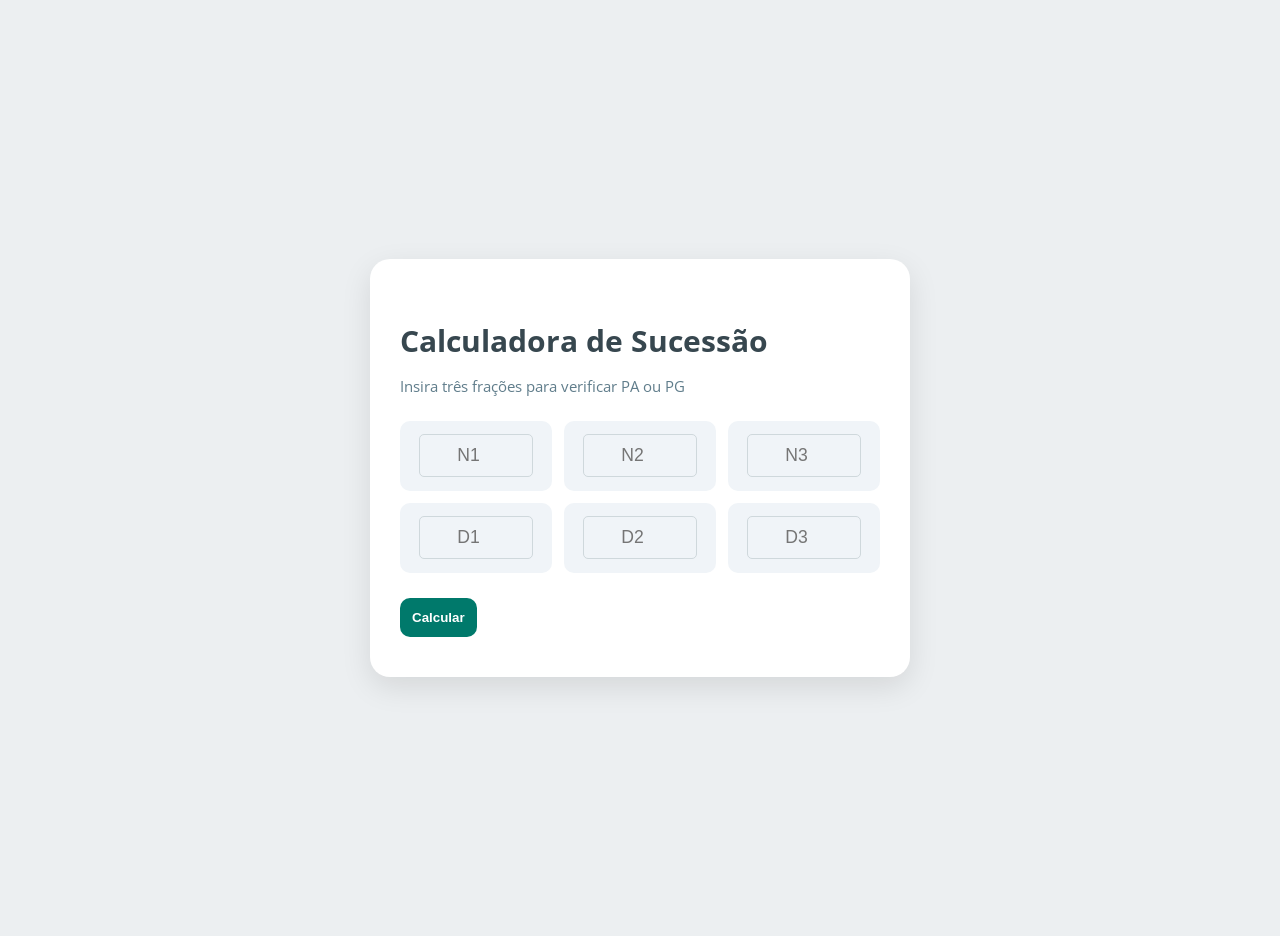
<file: projeto002/projeto-v0.3/index.html>
<!DOCTYPE html>
<html lang="pt-br">
<head>
    <meta charset="UTF-8">
    <meta name="viewport" content="width=device-width, initial-scale=1.0">
    <title>Calculadora de Sucessão</title>
    <link rel="stylesheet" href="Proficional.css">
</head>
<body>
    <div class="container">
        <header>
            <h1>Calculadora de Sucessão</h1>
            <p>Insira três frações para verificar PA ou PG</p>
        </header>

        <form action="processa.php" method="get" class="formulario">
            <div class="fractions-grid">
                <!-- Numeradores -->
                <div class="fraction-box">
                    <input type="number" name="n1" placeholder="N1" required>
                </div>
                <div class="fraction-box">
                    <input type="number" name="n2" placeholder="N2" required>
                </div>
                <div class="fraction-box">
                    <input type="number" name="n3" placeholder="N3" required>
                </div>
                <!-- Denominadores -->
                <div class="fraction-box">
                    <input type="number" name="d1" placeholder="D1" required>
                </div>
                <div class="fraction-box">
                    <input type="number" name="d2" placeholder="D2" required>
                </div>
                <div class="fraction-box">
                    <input type="number" name="d3" placeholder="D3" required>
                </div>
            </div>

            <button type="submit" class="btn-submit">Calcular</button>
        </form>
    </div>

    <script src="script.js"></script>
</body>
</html>
</file>
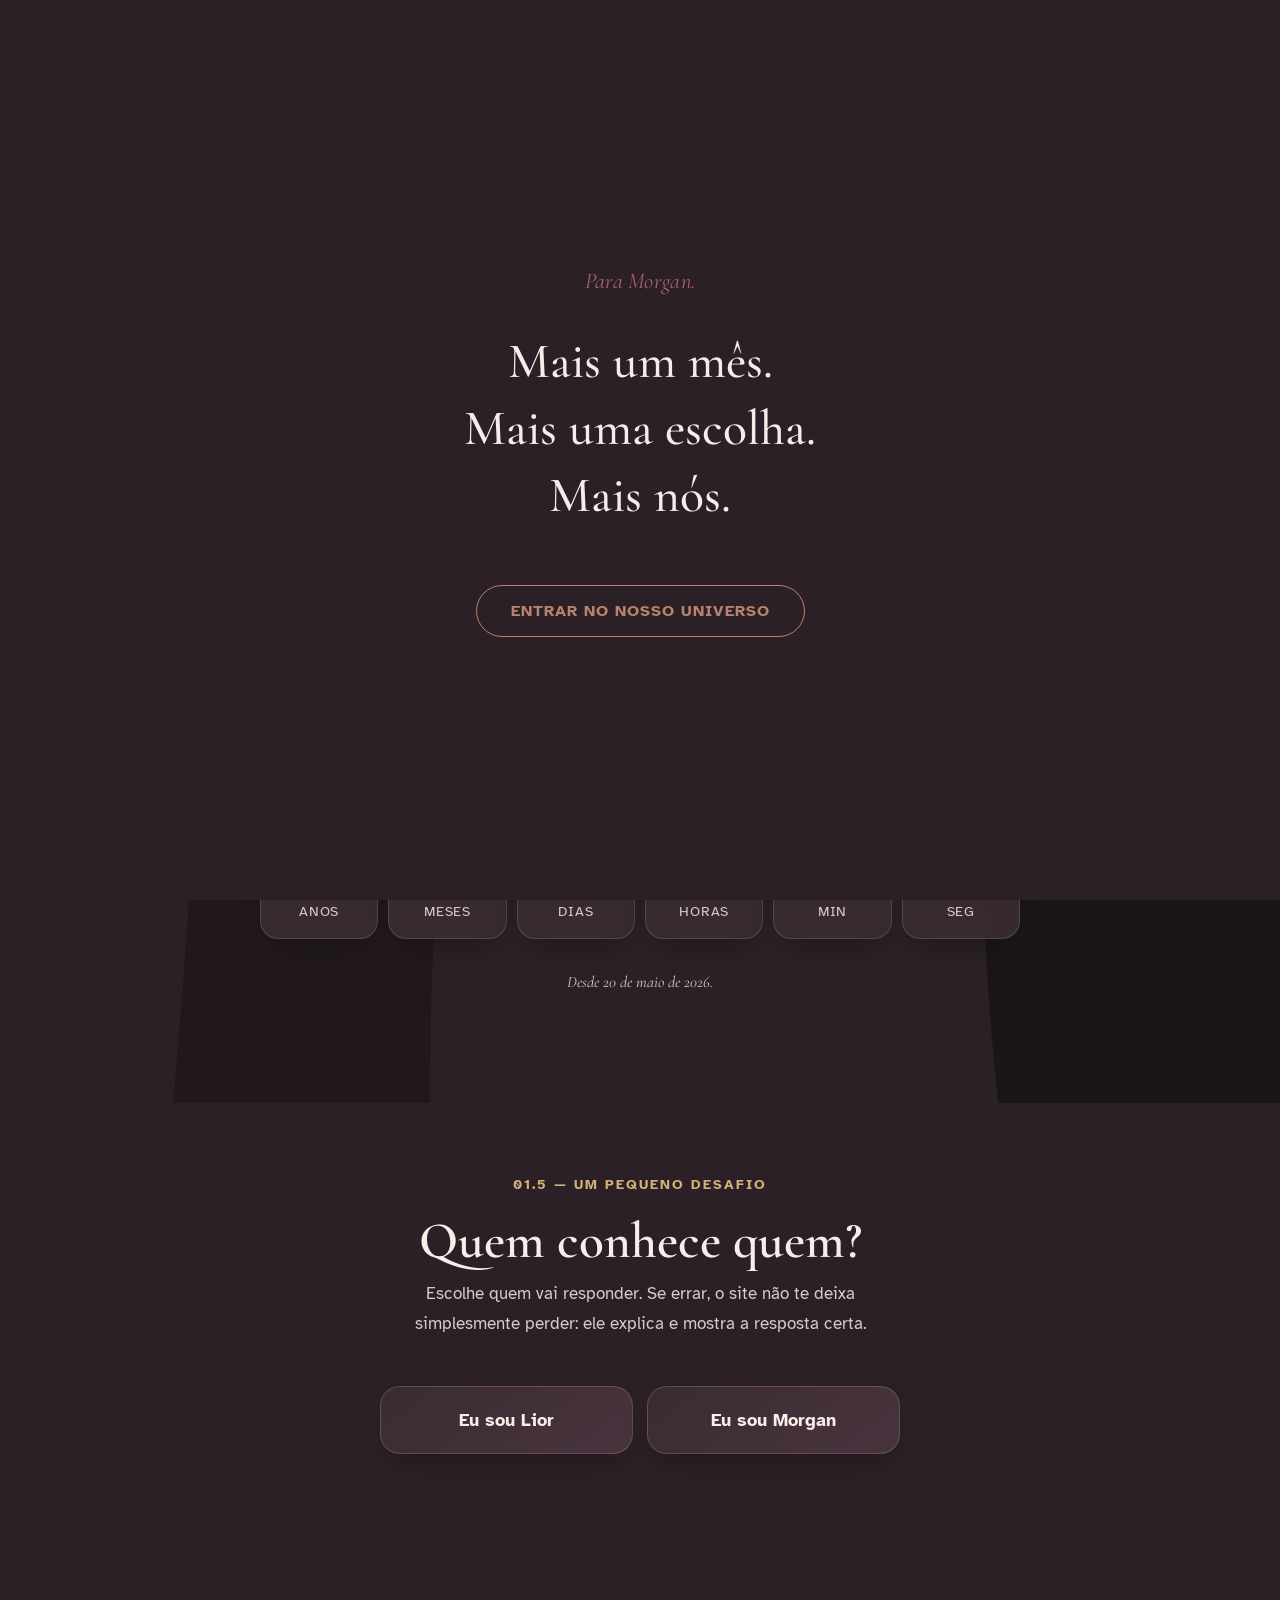
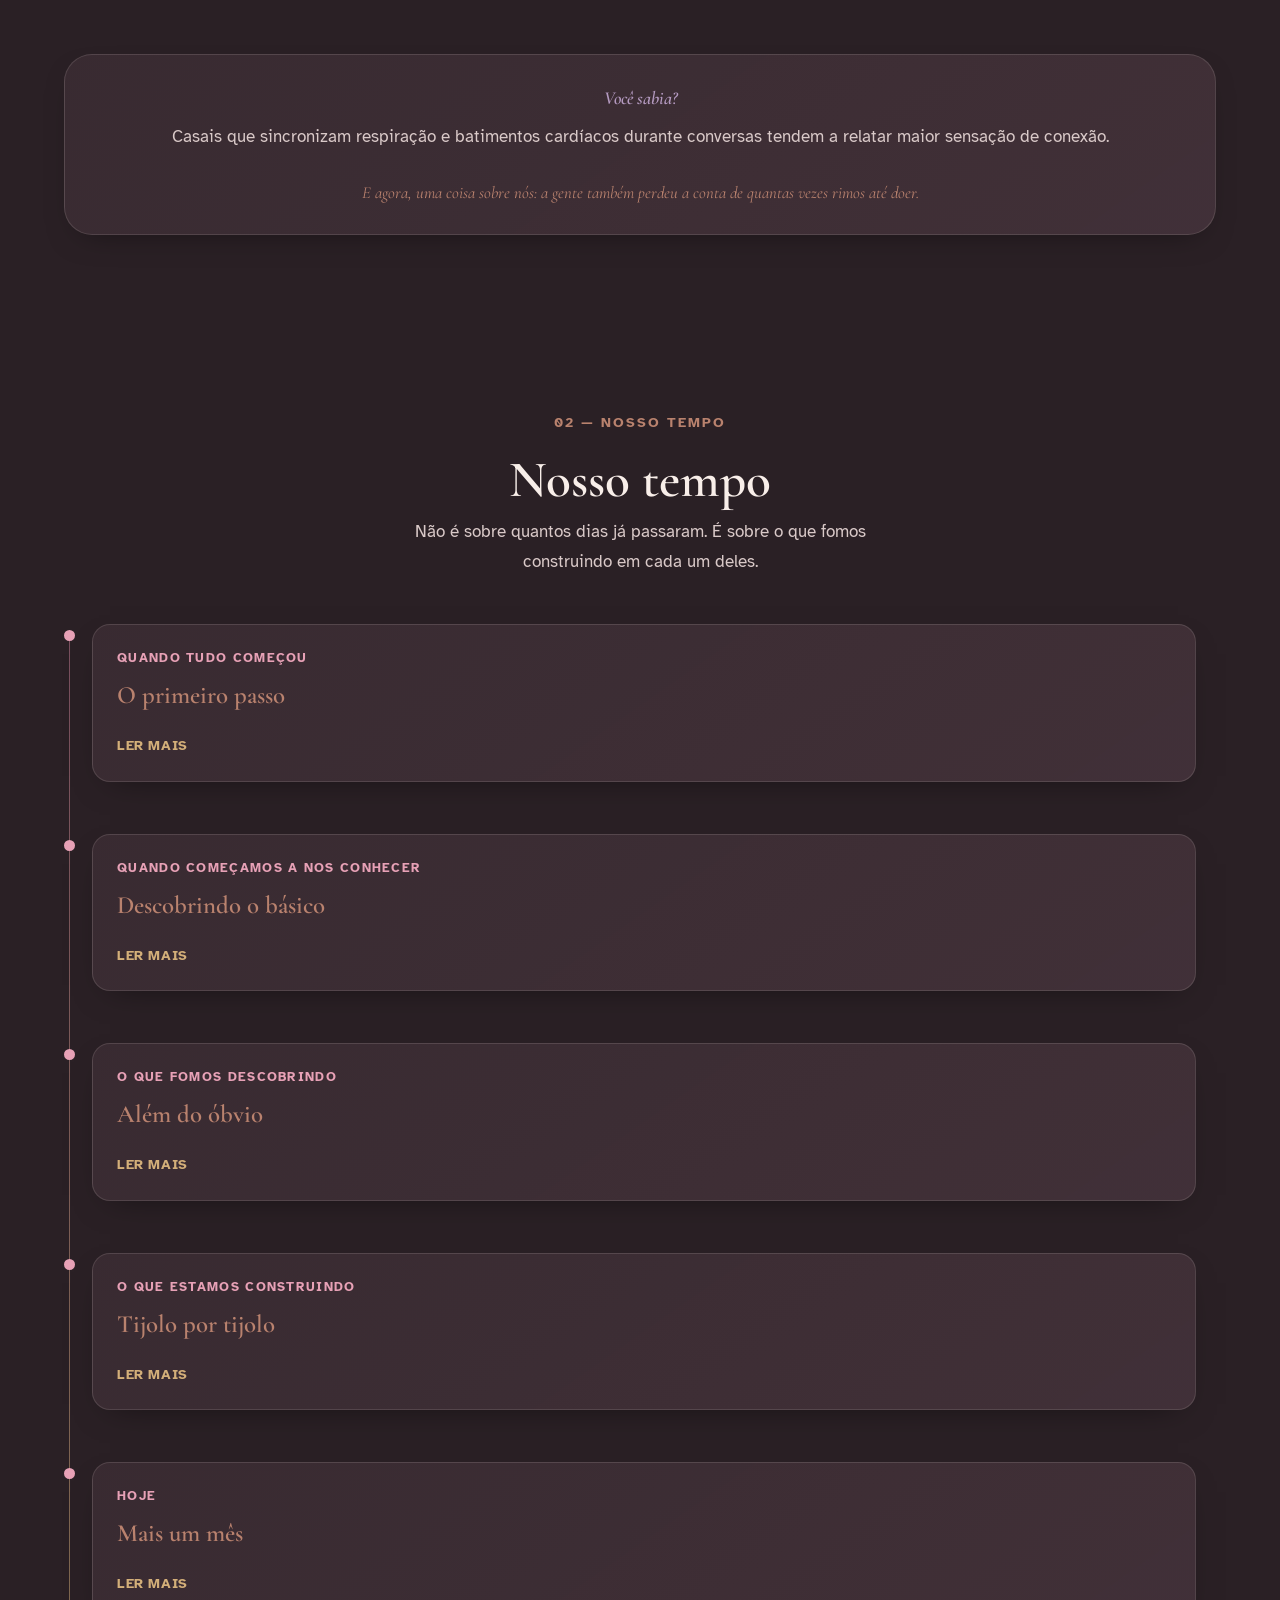
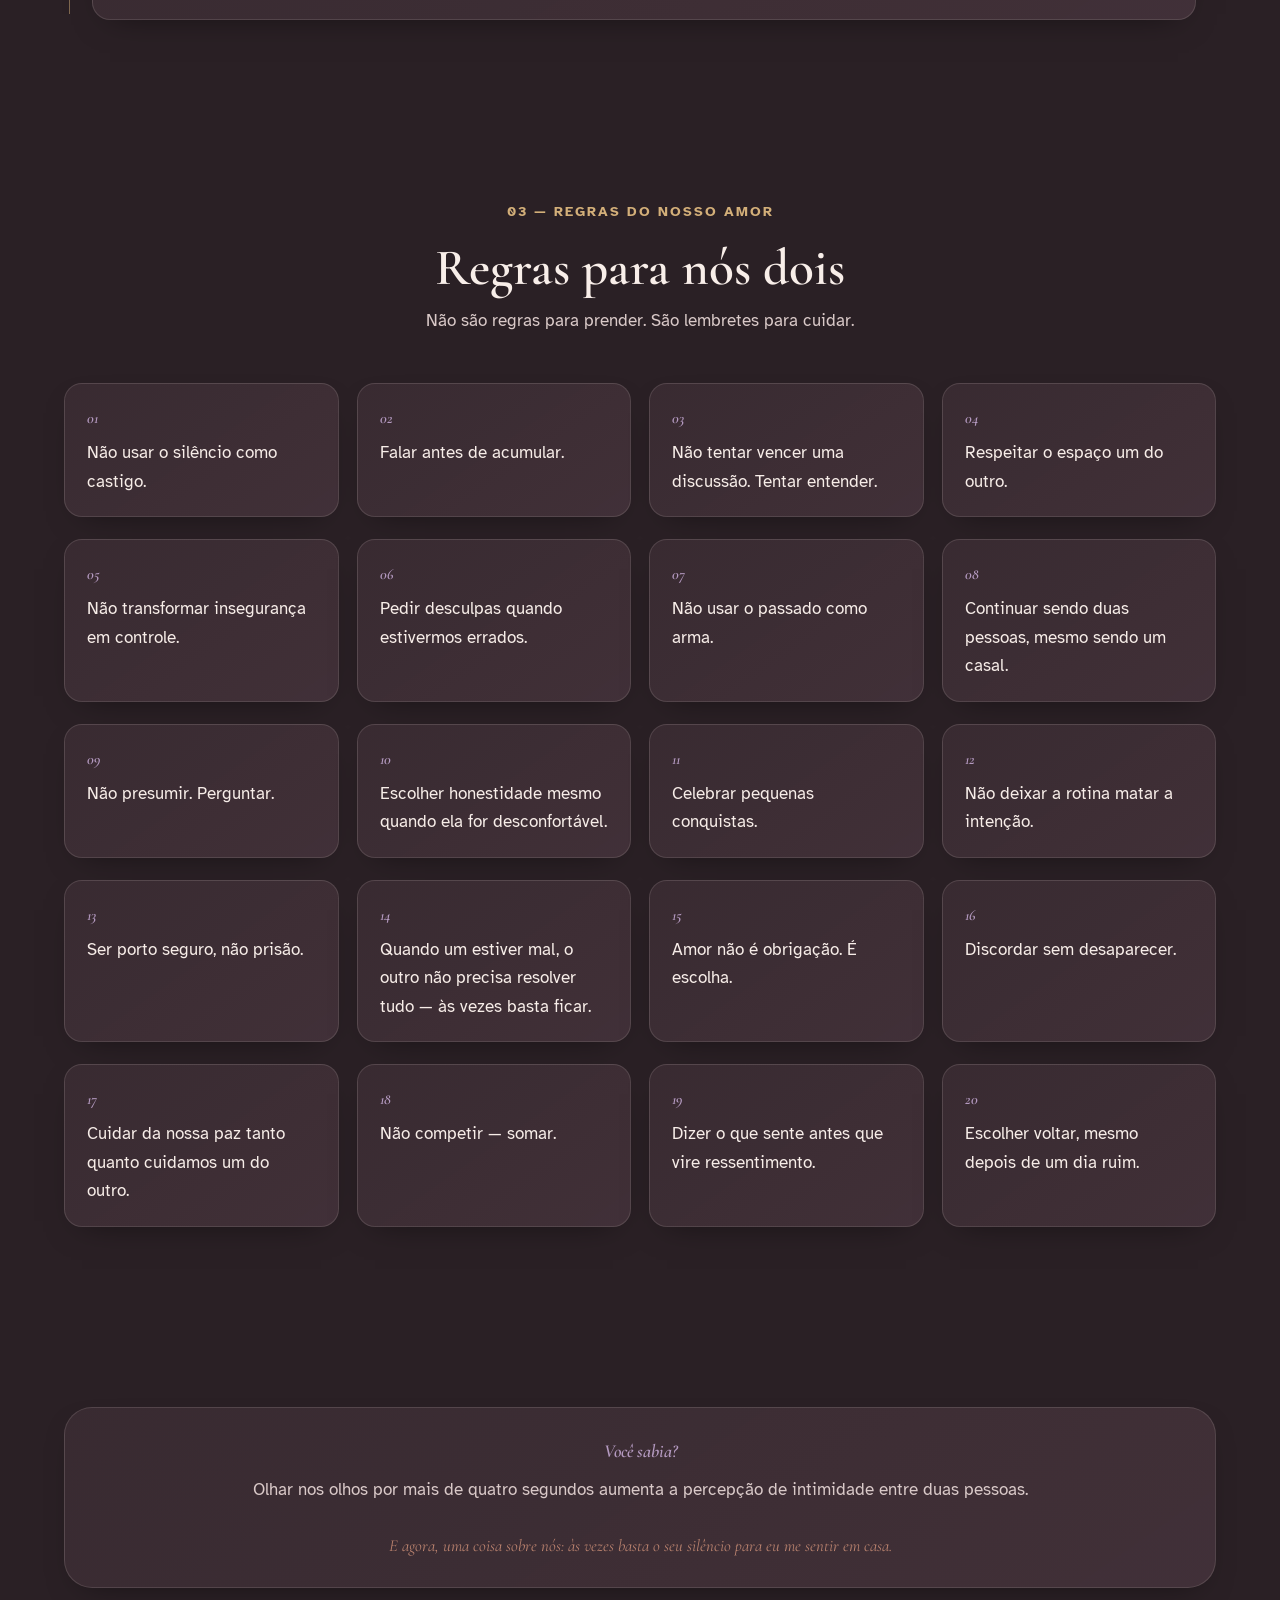
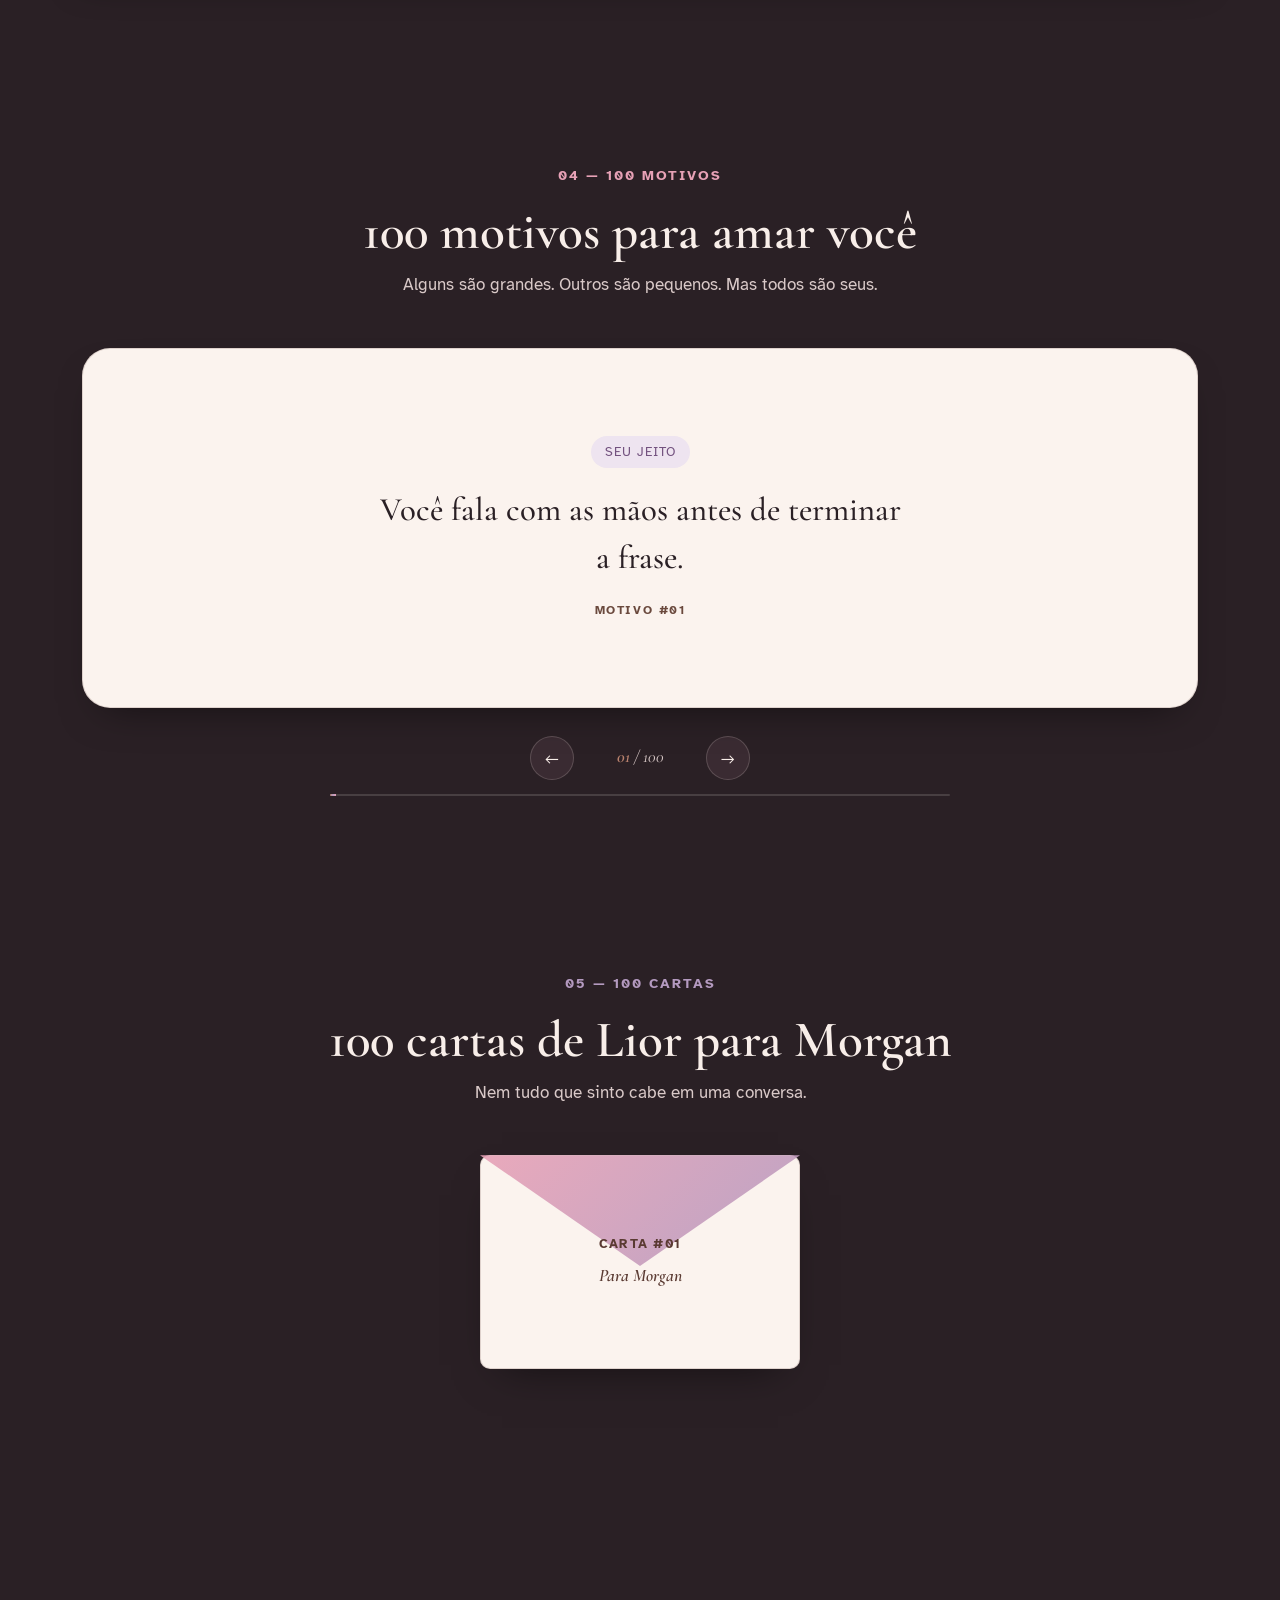
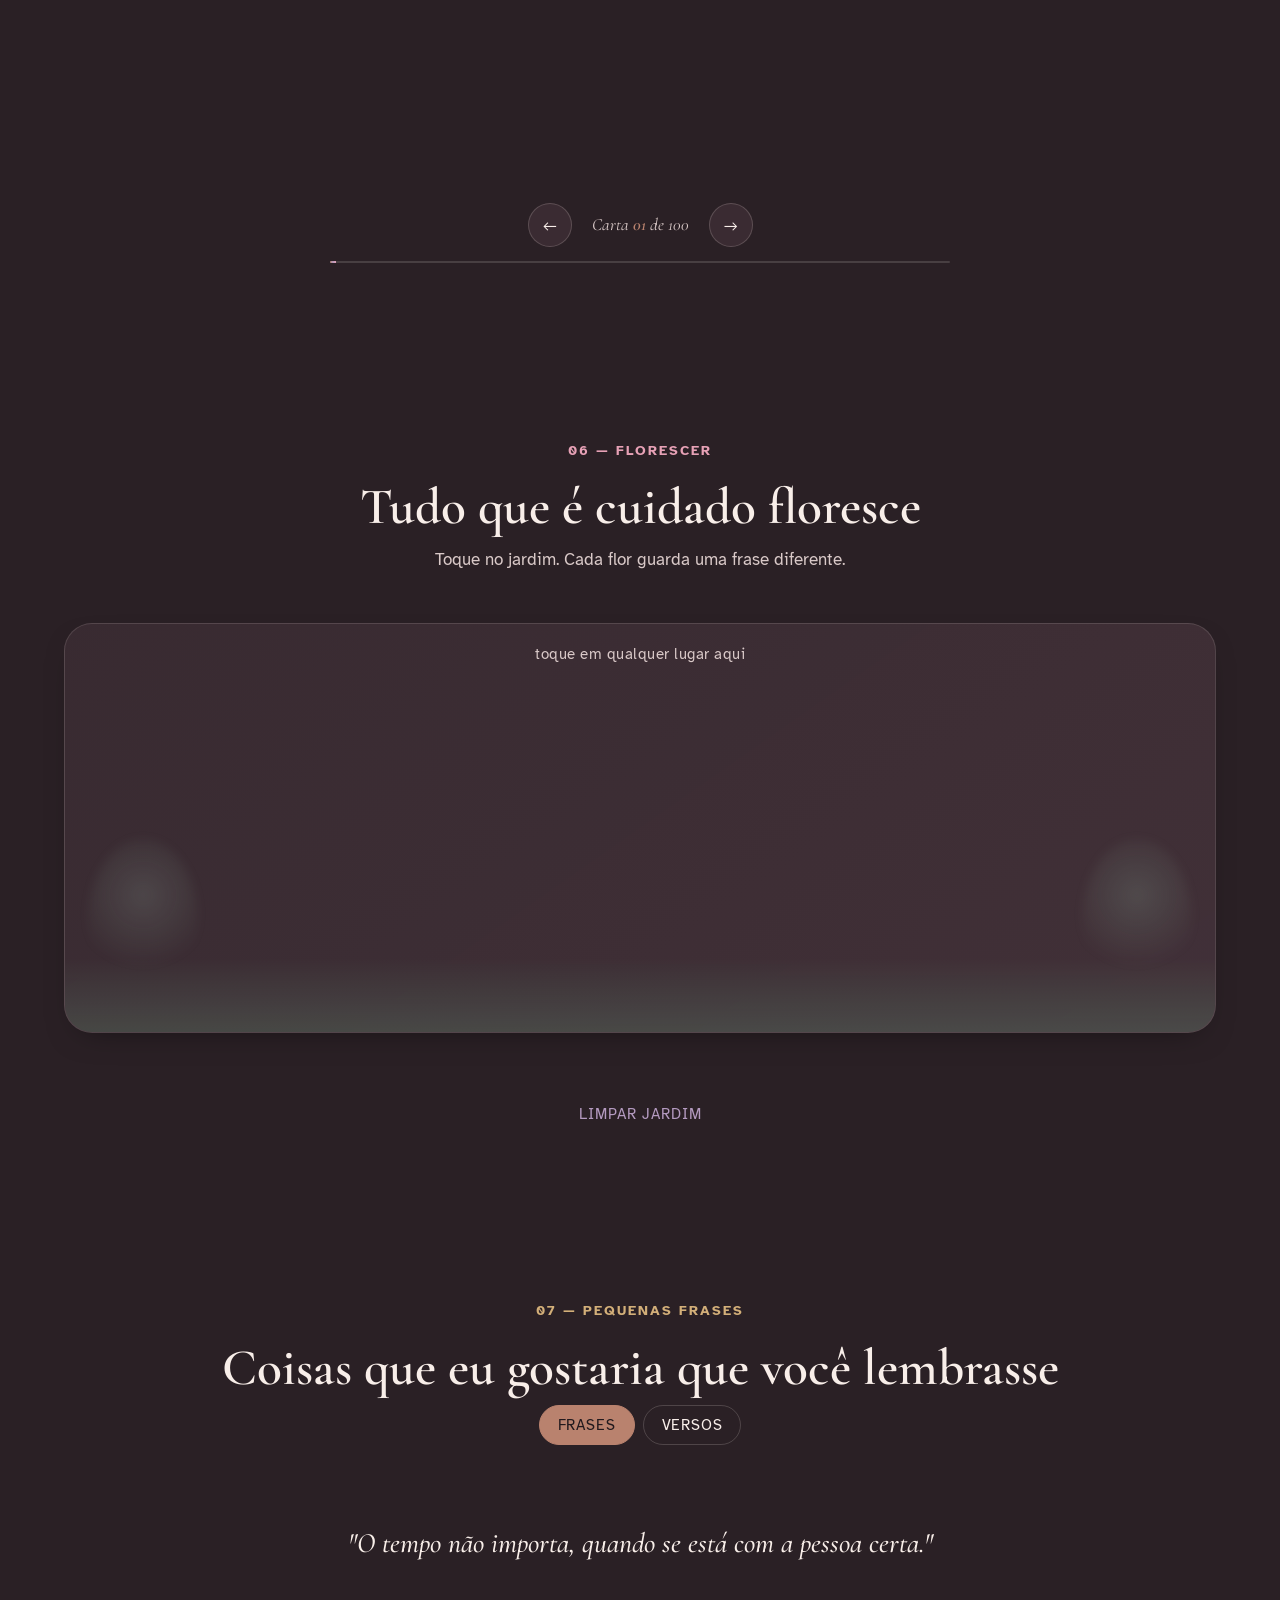
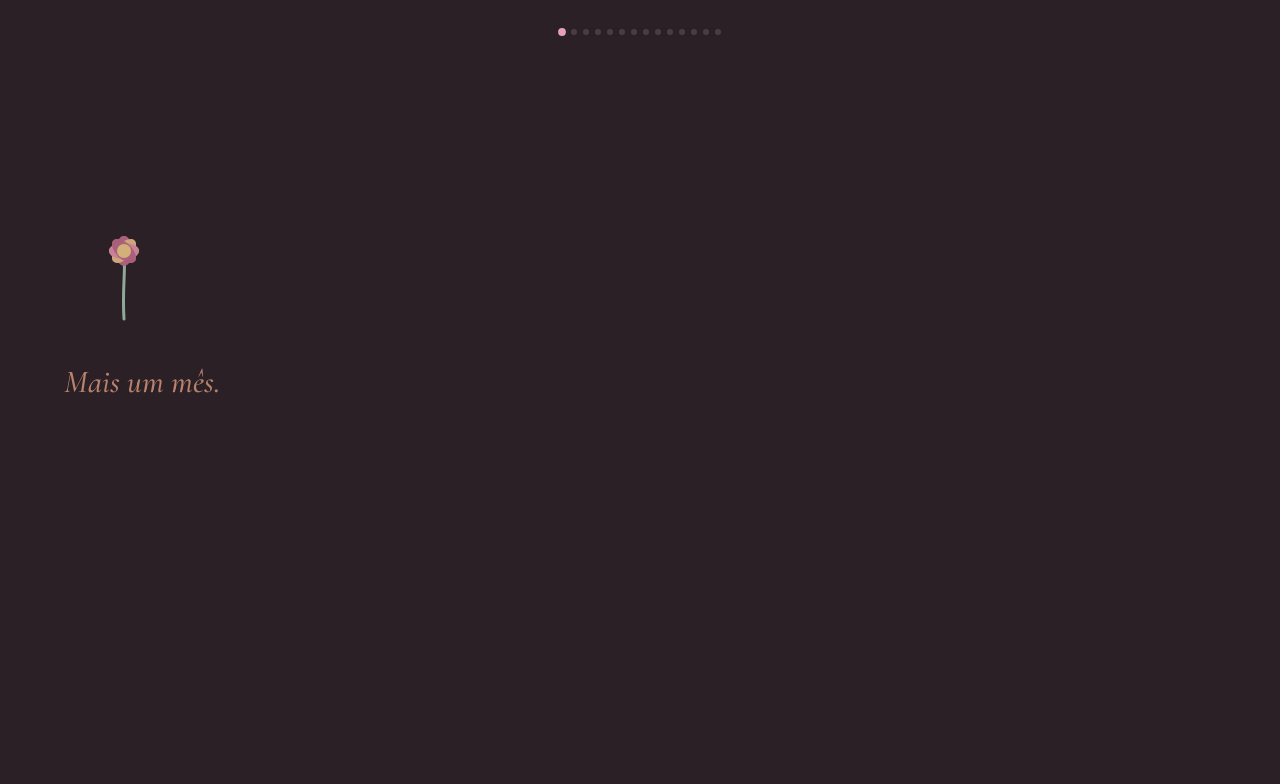
<file: morgan-lior-nosso-universo-backup-quiz-login.html>
<!DOCTYPE html>
<html lang="pt-BR">
<head>
<meta charset="UTF-8">
<meta name="viewport" content="width=device-width, initial-scale=1.0, viewport-fit=cover">
<meta name="description" content="Morgan &amp; Lior — um pequeno universo, um mês de cada vez.">
<meta name="theme-color" content="#5A3A32">
<title>Morgan &amp; Lior — Nosso Universo</title>
<link rel="preconnect" href="https://fonts.googleapis.com">
<link rel="preconnect" href="https://fonts.gstatic.com" crossorigin>
<link href="https://fonts.googleapis.com/css2?family=Atkinson+Hyperlegible:wght@400;700&family=Cormorant+Garamond:ital,wght@0,400;0,500;0,600;1,500;1,600&family=Manrope:wght@400;500;600;700&display=swap" rel="stylesheet">
<style>
/* ============================================================
   MORGAN & LIOR — NOSSO UNIVERSO
   carta de amor contemporânea + jardim noturno + diário pessoal
   ============================================================ */

:root{
  /* 🤎 Identidade principal + 💜🩷🖤 como acentos */
  --bg:            #F1E7E4;
  --surface:       #F8F1EC;
  --surface-soft:  #F3E4E8;
  --rose:          #C77D98;
  --rose-deep:     #A85E79;
  --wine:          #5A3A32;
  --cream:         #F8F1EC;
  --gold:          #B68C57;
  --text:          #211B1D;
  --text-soft:     #5E5054;
  --green:         #8FA59A;
  --purple:        #73527F;
  --purple-soft:   #ECE5EF;
  --pink:          #C77D98;
  --pink-soft:     #F3E4E8;
  --black-soft:    #211B1D;
  --brown:         #5A3A32;
  --border:        rgba(90,58,50,.16);
  --shadow:        0 18px 42px -20px rgba(90,58,50,.24);
  --shadow-soft:   0 10px 26px -16px rgba(90,58,50,.20);

  --font-display: 'Cormorant Garamond', serif;
  --font-body: 'Atkinson Hyperlegible', 'Manrope', sans-serif;

  --radius-s: 10px;
  --radius-m: 18px;
  --radius-l: 28px;
  --radius-pill: 999px;

  --ease: cubic-bezier(.22,.8,.36,1);
  --ease-soft: cubic-bezier(.4,0,.2,1);
  --t-fast: .3s;
  --t-mid: .55s;
  --t-slow: .9s;

  --space-xs: 8px;
  --space-s: 16px;
  --space-m: 28px;
  --space-l: 48px;
  --space-xl: 88px;
}

*{ margin:0; padding:0; box-sizing:border-box; }
html{ scroll-behavior:smooth; }
@media (prefers-reduced-motion: reduce){
  html{ scroll-behavior:auto; }
}

body{
  background: var(--bg);
  color: var(--text);
  font-family: var(--font-body);
  font-weight: 400;
  overflow-x: hidden;
  max-width: 100vw;
  -webkit-font-smoothing: antialiased;
  text-rendering: optimizeLegibility;
  line-height: 1.6;
}
a, button{ font-family: inherit; color: inherit; }
button{ background:none; border:none; cursor:pointer; }
img{ max-width:100%; display:block; }
::selection{ background: var(--rose); color: var(--cream); }
::-webkit-scrollbar{ width:8px; }
::-webkit-scrollbar-track{ background: var(--bg); }
::-webkit-scrollbar-thumb{ background: var(--rose); border-radius:10px; }

:focus-visible{
  outline: 2px solid var(--rose-deep);
  outline-offset: 3px;
  border-radius: 4px;
}

.sr-only{
  position:absolute; width:1px; height:1px; padding:0; margin:-1px;
  overflow:hidden; clip:rect(0,0,0,0); white-space:nowrap; border:0;
}

/* ---------- TEXTURA DE FUNDO ---------- */
.bg-veil{
  position:fixed; inset:0; z-index:0; pointer-events:none;
  background:
    radial-gradient(ellipse 60% 40% at 12% 0%, rgba(232,160,184,.16), transparent 60%),
    radial-gradient(ellipse 50% 45% at 90% 100%, rgba(201,168,106,.12), transparent 55%),
    var(--bg);
}

/* ---------- PÉTALAS FLUTUANTES ---------- */
.petals-field{
  position:fixed; inset:0; z-index:1; pointer-events:none; overflow:hidden;
}
.petal{
  position:absolute; top:-5%;
  width: 10px; height:14px;
  background: var(--rose);
  border-radius: 60% 10% 60% 10%;
  opacity:.55;
  animation: petalFall linear forwards;
  will-change: transform, opacity;
}
@keyframes petalFall{
  0%{ transform: translateY(0) translateX(0) rotate(0deg); opacity:0; }
  8%{ opacity:.6; }
  100%{ transform: translateY(112vh) translateX(var(--drift,40px)) rotate(340deg); opacity:0; }
}
@media (prefers-reduced-motion: reduce){
  .petal{ animation: none; display:none; }
}

/* ============================================================
   ABERTURA
   ============================================================ */
.intro{
  position:fixed; inset:0; z-index:1000;
  display:flex; flex-direction:column; align-items:center; justify-content:center;
  background: var(--bg);
  text-align:center; padding: 0 24px;
  transition: opacity 1.1s var(--ease-soft), visibility 1.1s;
}
.intro.fade-out{ opacity:0; visibility:hidden; pointer-events:none; }

.intro-eyebrow{
  font-family: var(--font-display);
  font-style: italic;
  font-size: clamp(1.1rem, 3vw, 1.4rem);
  color: var(--rose-deep);
  opacity:0;
  margin-bottom: var(--space-m);
  letter-spacing:.3px;
}
.intro-eyebrow.show{ animation: introReveal 1.4s var(--ease-soft) forwards; }

.intro-line{
  font-family: var(--font-display);
  font-weight:500;
  font-size: clamp(1.7rem, 6vw, 3.1rem);
  color: var(--text);
  opacity:0;
  line-height:1.35;
  max-width: 20ch;
  margin-bottom: var(--space-xs);
}
.intro-line.show{ animation: introReveal 1.4s var(--ease-soft) forwards; }
@keyframes introReveal{
  0%{ opacity:0; filter: blur(6px); transform: translateY(14px); }
  100%{ opacity:1; filter: blur(0); transform: translateY(0); }
}

.intro-enter{
  margin-top: var(--space-l);
  background: transparent;
  border: 1px solid var(--gold);
  color: var(--wine);
  padding: 15px 34px;
  border-radius: var(--radius-pill);
  font-size: .82rem;
  letter-spacing: 1.6px;
  text-transform: uppercase;
  font-weight:600;
  position: relative;
  opacity: 0;
  transition: opacity 1s var(--ease-soft) .6s, background var(--t-fast), color var(--t-fast), box-shadow var(--t-fast);
}
.intro-enter.show{ opacity:1; }
.intro-enter:hover, .intro-enter:focus-visible{
  background: var(--gold);
  color: var(--cream);
  box-shadow: var(--shadow-soft);
}

/* ============================================================
   NAVEGAÇÃO
   ============================================================ */
.nav-top{
  position:fixed; top:0; left:0; right:0; z-index:400;
  display:flex; align-items:center; justify-content:space-between;
  padding: 18px clamp(20px,4vw,48px);
  background: rgba(241,231,228,.90);
  backdrop-filter: blur(10px);
  -webkit-backdrop-filter: blur(10px);
  border-bottom: 1px solid transparent;
  transition: border-color var(--t-fast), transform .5s var(--ease);
  opacity:0; transform: translateY(-100%);
}
.nav-top.visible{ opacity:1; transform: translateY(0); }
.nav-top.scrolled{ border-bottom-color: var(--border); }
.nav-brand{
  font-family: var(--font-display);
  font-style: italic;
  font-weight:600;
  font-size:1.15rem;
  color: var(--wine);
}
.nav-links{ display:flex; gap: clamp(10px,2vw,26px); list-style:none; }
.nav-links button{
  font-size:1rem; letter-spacing:.2px; color: var(--text-soft);
  padding:6px 2px; position:relative; transition: color var(--t-fast);
}
.nav-links button::after{
  content:''; position:absolute; left:0; right:0; bottom:0; height:1px;
  background: var(--rose-deep); transform: scaleX(0); transform-origin:left;
  transition: transform var(--t-fast) var(--ease);
}
.nav-links button:hover, .nav-links button.active{ color: var(--wine); }
.nav-links button.active::after{ transform: scaleX(1); }
@media (max-width: 720px){ .nav-links{ display:none; } }

.nav-bottom{
  position:fixed; left:50%; bottom:16px; transform:translateX(-50%);
  z-index:400; display:none;
  background: rgba(248,241,236,.96);
  border: 1px solid var(--border);
  border-radius: var(--radius-pill);
  padding:8px 10px; gap:4px;
  box-shadow: var(--shadow-soft);
  backdrop-filter: blur(8px);
  opacity:0; transition: opacity var(--t-mid) var(--ease-soft);
}
.nav-bottom.visible{ opacity:1; }
@media (max-width: 720px){ .nav-bottom{ display:flex; } }
.nav-bottom button{
  width:12px; height:12px; border-radius:50%;
  background: rgba(90,58,50,.22);
  transition: all var(--t-fast) var(--ease);
}
.nav-bottom button.active{ background: var(--wine); width:28px; border-radius: var(--radius-pill); }

/* ============================================================
   SEÇÕES — BASE
   ============================================================ */
.universe{ position:relative; z-index:2; }
section{ position:relative; padding: var(--space-xl) clamp(20px,5vw,60px); }

.eyebrow{
  display:block; text-align:center;
  font-size:.88rem; letter-spacing: 2px; text-transform:uppercase;
  color: var(--gold); font-weight:700; margin-bottom: var(--space-s);
}
.section-title{
  font-family: var(--font-display);
  font-weight:600;
  font-size: clamp(2rem, 5vw, 3.2rem);
  text-align:center;
  color: var(--wine);
  margin-bottom: var(--space-xs);
  line-height:1.15;
}
.section-sub{
  text-align:center; color: var(--text-soft);
  max-width: 480px; margin: 0 auto var(--space-l);
  font-size: 1.08rem; font-weight:400;
}
[data-reveal]{
  opacity:0; transform: translateY(26px);
  transition: opacity .9s var(--ease-soft), transform .9s var(--ease-soft);
}
[data-reveal].revealed{ opacity:1; transform: translateY(0); }
@media (prefers-reduced-motion: reduce){
  [data-reveal]{ opacity:1; transform:none; transition:none; }
}

/* ---------- MICRO-PAUSA (curiosidade) ---------- */
.micro-pausa{
  max-width: 620px; margin: 0 auto;
  background: var(--surface);
  border: 1px solid var(--border);
  border-radius: var(--radius-l);
  padding: var(--space-m) clamp(22px,4vw,40px);
  text-align:center;
  box-shadow: var(--shadow-soft);
}
.micro-pausa .mp-label{
  font-family: var(--font-display); font-style:italic; font-weight:600;
  color: var(--rose-deep); font-size:1.15rem; margin-bottom:10px; display:block;
}
.micro-pausa p{ color: var(--text-soft); font-size:1.08rem; min-height: 3.2em; }
.micro-pausa .mp-bridge{
  margin-top: var(--space-s); font-family: var(--font-display); font-style:italic;
  color: var(--wine); font-size:1.05rem;
}

/* ============================================================
   HERO
   ============================================================ */
.hero{
  min-height:100svh;
  display:flex; flex-direction:column; align-items:center; justify-content:center;
  text-align:center; padding-top: 110px;
  gap: var(--space-m);
}
.hero-eyebrow{
  font-size:1rem; letter-spacing:2.2px; text-transform:uppercase;
  color: var(--rose-deep); font-weight:700;
}
.hero-title{
  font-family: var(--font-display); font-weight:600;
  font-size: clamp(2.6rem, 9vw, 5.2rem);
  line-height:1.05; color: var(--wine);
}
.hero-title .amp{ color: var(--rose-deep); font-style:italic; }
.hero-sub{
  font-size: clamp(1.08rem, 2.2vw, 1.28rem);
  color: var(--text-soft); max-width: 480px; font-weight:400;
}
.hero-since{ font-size:1rem; color: var(--text-soft); font-style:italic; font-family: var(--font-display); }

/* ---------- NOSSO MUNDO (ilustração central) ---------- */
.world-wrap{
  position:relative; width:min(330px, 78vw);
  margin: var(--space-s) auto 0;
  cursor:pointer;
  display:flex; flex-direction:column; align-items:center;
  gap:8px;
}
.world-wrap svg{ width:min(100%, 310px); height:auto; aspect-ratio:1; overflow:visible; display:block; }
.world-label{
  font-family: var(--font-display); font-style:italic; font-weight:600;
  font-size: 1.15rem; color: var(--wine);
  text-align:center; margin-top: var(--space-xs);
  letter-spacing:.2px;
}
.world-hint{
  font-size:.9rem; color: var(--text-soft); letter-spacing:1px; text-transform:uppercase;
  opacity:.75;
}
.world-orbit{
  transform-origin: 100px 100px;
  animation: worldSpin 60s linear infinite;
}
@keyframes worldSpin{ to{ transform: rotate(360deg); } }
/* Símbolo vivo do Nosso Mundo: cada forma entra com compressão elástica, como água. */
.world-symbol-svg{overflow:visible}
.world-squish{transform-origin:100px 100px;will-change:transform}
.world-squish.is-morphing{animation:worldWaterSquish 1.55s cubic-bezier(.18,.9,.25,1)}
@keyframes worldWaterSquish{0%{transform:scale(1)}16%{transform:scale(.92,1.06)}32%{transform:scale(1.08,.92)}48%{transform:scale(.96,1.03)}64%{transform:scale(1.035,.975)}82%{transform:scale(.99,1.01)}100%{transform:scale(1)}}
.world-water-ring{transform-origin:100px 100px;animation:worldWaterRing 3.8s ease-in-out infinite}
@keyframes worldWaterRing{0%,100%{transform:scale(1);opacity:.28}50%{transform:scale(1.045);opacity:.52}}
.world-symbol{opacity:0;transform-box:fill-box;transform-origin:center;transform:scale(.72) rotate(-8deg);transition:opacity .8s cubic-bezier(.22,.8,.25,1),transform 1.2s cubic-bezier(.18,.9,.25,1);pointer-events:none}
.world-symbol.is-active{opacity:1;transform:scale(1) rotate(0)}
.world-symbol.is-entering{animation:worldSymbolIn 1.45s cubic-bezier(.18,.9,.25,1)}
@keyframes worldSymbolIn{0%{opacity:0;transform:scale(.58) rotate(-12deg)}28%{opacity:1;transform:scale(1.10,.91) rotate(5deg)}52%{transform:scale(.94,1.06) rotate(-2deg)}72%{transform:scale(1.035,.975) rotate(1deg)}100%{opacity:1;transform:scale(1) rotate(0)}}
.world-globe{transition:transform .6s var(--ease),opacity .7s var(--ease)}
.world-wrap:hover .world-globe, .world-wrap:focus-visible .world-globe{ transform: scale(1.03); }
.world-wrap.bloomed .world-globe{ animation: worldPulse 1.2s var(--ease); }
@keyframes worldPulse{ 0%,100%{ transform:scale(1);} 40%{ transform:scale(1.07);} }

.world-message{
  font-family: var(--font-display); font-style:italic;
  color: var(--wine); font-size: 1.15rem; max-width:360px; line-height:1.55;
  min-height: 1.6em; opacity:0; transform: translateY(6px);
  transition: opacity .8s var(--ease-soft), transform .8s var(--ease-soft);
}
.world-message.show{ opacity:1; transform:translateY(0); }

.world-burst{ position:absolute; inset:-40%; pointer-events:none; overflow:visible; }
.world-burst .bloom-petal{
  position:absolute; left:50%; top:50%; width:8px; height:11px;
  background: var(--rose); border-radius: 60% 8% 60% 8%;
  opacity:0; transform-origin:center;
}
.world-wrap.bloomed .world-burst .bloom-petal{
  animation: worldBurst 1.1s var(--ease-soft) forwards;
}
@keyframes worldBurst{
  0%{ opacity:0; transform: translate(-50%,-50%) rotate(var(--a)) translateY(0) scale(.4); }
  20%{ opacity:.9; }
  100%{ opacity:0; transform: translate(-50%,-50%) rotate(var(--a)) translateY(-90px) scale(1); }
}

/* ---------- CONTADOR ---------- */
.counter{
  display:flex; gap: 12px; flex-wrap:wrap; justify-content:center;
  margin-top: var(--space-s);
}
.counter-unit{
  background: var(--surface); border:1px solid var(--border);
  border-radius: var(--radius-m); padding: 16px 14px; min-width:86px; min-height:82px; display:flex; flex-direction:column; justify-content:center;
  box-shadow: var(--shadow-soft);
}
.counter-unit strong{
  display:block; font-family: var(--font-display); font-weight:600;
  font-size: 2rem; color: var(--wine); line-height:1;
}
.counter-unit span{
  display:block; font-size:.88rem; letter-spacing:1px; text-transform:uppercase;
  color: var(--text-soft); margin-top:5px;
}

/* ============================================================
   AJUSTE DE LEITURA + ESPAÇAMENTO — 100 MOTIVOS / 100 CARTAS
   ============================================================ */
html{box-sizing:border-box;}
*,*::before,*::after{box-sizing:inherit;}
body{overflow-x:hidden;}

/* Margens/gutters consistentes: conteúdo nunca fica colado à borda
   nem encosta visualmente em outro bloco. */
section{
  padding-inline:clamp(20px,5vw,64px) !important;
}
section > *{
  max-width:100%;
}
.timeline,
.rules-grid,
.carousel,
.carousel-progress,
.words-carousel,
.garden-wrap,
.quiz-shell,
.micro-pausa{
  margin-left:auto !important;
  margin-right:auto !important;
}
.rules-grid{gap:18px !important;}
.timeline{padding-right:clamp(6px,2vw,20px);}
.rule-card,.timeline-card{margin-bottom:4px;}
.carousel{padding-inline:clamp(8px,2vw,18px);}
.carousel-controls{margin-top:22px;gap:20px !important;}
.carousel-arrow{flex:0 0 auto;}

/* 100 MOTIVOS — cartão claro para leitura sobre o bosque escuro. */
.reason-card{
  background:#FBF3EE !important;
  color:#2A2025 !important;
  border-color:rgba(90,58,50,.18) !important;
  box-shadow:0 18px 42px -22px rgba(0,0,0,.58) !important;
  padding:clamp(32px,5vw,48px) clamp(24px,5vw,46px) !important;
  min-height:clamp(280px,34vw,360px);
}
.reason-text{
  color:#2A2025 !important;
  font-size:clamp(1.55rem,3.8vw,2.05rem) !important;
  line-height:1.48 !important;
  max-width:34ch;
  text-wrap:pretty;
}
.reason-category{
  color:#73527F !important;
  background:#EEE4F0 !important;
}
.reason-num{color:#6A493D !important;}

/* 100 CARTAS — o papel é deliberadamente claro; texto escuro e quente. */
.letters-stage{
  margin-top:18px;
  padding:0 clamp(8px,2vw,18px);
  min-height:clamp(540px,62vw,620px) !important;
}
.envelope-shell{
  margin-inline:auto;
  max-width:calc(100% - 20px);
}
.envelope-body{
  background:#FBF3EE !important;
  color:#2A2025 !important;
  border-color:rgba(90,58,50,.18) !important;
  box-shadow:0 18px 42px -22px rgba(0,0,0,.58) !important;
}
.envelope-label .env-title,
.envelope-label .env-num{color:#5A3A32 !important;}
.letter-paper{
  background:#FBF3EE !important;
  color:#2A2025 !important;
  border-color:rgba(90,58,50,.18) !important;
  box-shadow:0 20px 46px -24px rgba(0,0,0,.62) !important;
  padding:clamp(30px,5vw,42px) clamp(24px,5vw,42px) !important;
}
.letter-category{
  color:#73527F !important;
  background:#EEE4F0 !important;
}
.letter-greeting{
  color:#5A3A32 !important;
  font-size:clamp(1.45rem,3.5vw,1.8rem) !important;
  line-height:1.3 !important;
}
.letter-body{
  color:#2A2025 !important;
  font-size:clamp(1.08rem,2vw,1.2rem) !important;
  line-height:1.82 !important;
  max-width:62ch;
}
.letter-sign{color:#73527F !important;}
.letter-close{color:#5A3A32 !important;}

/* Texto auxiliar dentro das áreas escuras continua claro. */
.words-text{color:#F8EEE9 !important;}
.section-sub,.hero-sub,.hero-since{max-width:54ch;}

/* Telefone: gutters maiores e blocos claramente separados. */
@media(max-width:720px){
  section{padding-inline:18px !important;}
  .reason-card{
    min-height:320px;
    padding:32px 22px !important;
    margin-inline:2px;
  }
  .reason-text{
    font-size:clamp(1.5rem,6.7vw,1.9rem) !important;
    line-height:1.5 !important;
  }
  .letters-stage{
    min-height:570px !important;
    padding-inline:4px;
  }
  .envelope-shell{max-width:calc(100% - 12px);}
  .letter-paper{
    width:100% !important;
    padding:30px 22px !important;
  }
  .letter-body{
    font-size:1.1rem !important;
    line-height:1.82 !important;
  }
  .carousel-controls{padding-inline:6px;gap:24px !important;}
  .carousel-arrow{width:50px !important;height:50px !important;}
}
@media(max-width:380px){
  section{padding-inline:15px !important;}
  .reason-card{padding:28px 18px !important;}
  .letters-stage{padding-inline:0;}
  .letter-paper{padding:27px 19px !important;}
  .letter-body{font-size:1.06rem !important;}
}

</style>
</head>
<style>
/* ============================================================
   NOSSO TEMPO — timeline
   ============================================================ */
.timeline{
  max-width: 640px; margin: 0 auto; position:relative;
  padding-left: 28px;
}
.timeline::before{
  content:''; position:absolute; left:5px; top:6px; bottom:6px; width:1px;
  background: linear-gradient(var(--rose), var(--gold));
  opacity:.5;
}
.timeline-item{ position:relative; padding-bottom: var(--space-l); cursor:pointer; }
.timeline-item:last-child{ padding-bottom:0; }
.timeline-dot{
  position:absolute; left:-28px; top:6px; width:11px; height:11px; border-radius:50%;
  background: var(--surface); border:2px solid var(--rose-deep);
  transition: background var(--t-fast), transform var(--t-fast);
}
.timeline-item.revealed .timeline-dot{ background: var(--rose-deep); }
.timeline-card{
  background: var(--surface); border:1px solid var(--border);
  border-radius: var(--radius-m); padding: 22px 24px;
  box-shadow: var(--shadow-soft);
  transition: transform var(--t-fast) var(--ease), box-shadow var(--t-fast);
}
.timeline-item:hover .timeline-card{ transform: translateY(-3px); box-shadow: var(--shadow); }
.timeline-label{
  font-size:.84rem; letter-spacing:1.3px; text-transform:uppercase; color: var(--rose-deep);
  font-weight:700; margin-bottom:6px; display:block;
}
.timeline-title{
  font-family: var(--font-display); font-weight:600; font-size:1.55rem;
  color: var(--wine); margin-bottom:8px;
}
.timeline-text{
  color: var(--text-soft); font-size:1.08rem;
  max-height: 0; overflow:hidden; opacity:0;
  transition: max-height .5s var(--ease-soft), opacity .4s var(--ease-soft), margin-top .5s;
}
.timeline-item.open .timeline-text{ max-height: 220px; opacity:1; margin-top:10px; }
.timeline-toggle{
  font-size:.9rem; color: var(--gold); letter-spacing:.6px; margin-top:10px; display:inline-block;
  font-weight:700; text-transform:uppercase;
}

/* ============================================================
   REGRAS DO NOSSO AMOR
   ============================================================ */
.rules-grid{
  max-width: 1080px; margin:0 auto;
  display:grid; grid-template-columns: repeat(auto-fit, minmax(240px,1fr));
  gap: 16px;
}
.rule-card{
  background: var(--surface); border:1px solid var(--border);
  border-radius: var(--radius-m); padding: 22px 22px 20px;
  transition: transform var(--t-fast) var(--ease), box-shadow var(--t-fast), border-color var(--t-fast);
}
.rule-card:hover{ transform: translateY(-4px); box-shadow: var(--shadow); border-color: var(--rose); }
.rule-num{
  font-family: var(--font-display); font-style:italic; font-weight:600;
  color: var(--gold); font-size:.95rem; margin-bottom:8px; display:block;
}
.rule-text{ font-size: 1.08rem; color: var(--text); font-weight:500; line-height:1.65; }

/* ============================================================
   CARROSSEL BASE (motivos / cartas)
   ============================================================ */
.carousel{
  max-width: 620px; margin: 0 auto; position:relative;
}
.carousel-track{
  position:relative; min-height: 340px;
  display:flex; align-items:stretch; justify-content:center;
  touch-action: pan-y;
}
.carousel-controls{
  display:flex; align-items:center; justify-content:center; gap: var(--space-m);
  margin-top: var(--space-m);
}
.carousel-arrow{
  width:44px; height:44px; border-radius:50%;
  background: var(--surface); border:1px solid var(--border);
  display:flex; align-items:center; justify-content:center;
  font-size:1.1rem; color: var(--wine);
  transition: background var(--t-fast), transform var(--t-fast), border-color var(--t-fast);
}
.carousel-arrow:hover, .carousel-arrow:focus-visible{ background: var(--rose); color: var(--cream); border-color: var(--rose); }
.carousel-arrow:active{ transform: scale(.92); }
.carousel-counter{
  font-family: var(--font-display); font-style:italic; color: var(--text-soft); font-size:1.08rem;
  min-width: 92px; text-align:center;
}
.carousel-counter strong{ color: var(--wine); font-weight:600; }
.carousel-progress{
  max-width: 620px; margin: 14px auto 0; height:2px; background: var(--border);
  border-radius:2px; overflow:hidden;
}
.carousel-progress-fill{ height:100%; background: var(--rose-deep); transition: width .4s var(--ease-soft); }

/* ---------- 100 MOTIVOS ---------- */
.reason-card{
  width:100%; background: var(--surface); border:1px solid var(--border);
  border-radius: var(--radius-l); padding: 40px 34px;
  display:flex; flex-direction:column; align-items:center; justify-content:center;
  text-align:center; gap: 18px;
  box-shadow: var(--shadow);
  position:absolute; inset:0;
  opacity:0; transform: translateX(24px) scale(.98);
  transition: opacity .45s var(--ease-soft), transform .45s var(--ease-soft);
  pointer-events:none;
}
.reason-card.active{ opacity:1; transform: translateX(0) scale(1); position:relative; pointer-events:auto; }
.reason-card.leaving-left{ opacity:0; transform: translateX(-24px) scale(.98); }
.reason-num{
  font-size:.72rem; letter-spacing:1.6px; text-transform:uppercase; color: var(--gold); font-weight:700;
}
.reason-category{
  font-size:.84rem; letter-spacing:1px; text-transform:uppercase; color: var(--rose-deep);
  background: var(--surface-soft); padding:5px 14px; border-radius: var(--radius-pill);
}
.reason-text{
  font-family: var(--font-display); font-weight:500; font-size: clamp(1.5rem, 4vw, 2rem);
  color: var(--text); line-height:1.35; max-width: 34ch;
}

/* ---------- 100 CARTAS ---------- */
.letters-stage{ min-height: 500px; }
.letter-card{
  width:100%; position:absolute; inset:0;
  display:flex; flex-direction:column; align-items:center;
  opacity:0; transform: translateX(30px);
  transition: opacity .5s var(--ease-soft), transform .5s var(--ease-soft);
  pointer-events:none;
}
.letter-card.active{ opacity:1; transform: translateX(0); position:relative; pointer-events:auto; }
.letter-card.leaving-left{ opacity:0; transform: translateX(-30px); }

.envelope-shell{
  width: min(320px, 84vw); aspect-ratio: 1.5;
  position:relative; cursor:pointer;
  perspective: 800px;
}
.envelope-body{
  position:absolute; inset:0; background: var(--surface);
  border:1px solid var(--border); border-radius: var(--radius-s);
  box-shadow: var(--shadow);
  display:flex; align-items:center; justify-content:center;
  transition: opacity .4s var(--ease-soft), transform .4s var(--ease-soft);
}
.envelope-flap{
  position:absolute; top:0; left:0; right:0; height:52%;
  background: var(--rose-soft, var(--rose));
  clip-path: polygon(0 0, 100% 0, 50% 100%);
  transform-origin: top center; transition: transform .55s var(--ease-soft);
  opacity:.9;
}
.envelope-shell.opened .envelope-flap{ transform: rotateX(180deg); }
.envelope-label{
  text-align:center; z-index:2;
}
.envelope-label .env-num{
  display:block; font-size:.84rem; letter-spacing:1.3px; text-transform:uppercase; color: var(--gold); font-weight:700; margin-bottom:6px;
}
.envelope-label .env-title{
  font-family: var(--font-display); font-style:italic; font-weight:600; color: var(--wine); font-size:1.1rem;
}
.envelope-hint{
  margin-top: var(--space-s); font-size:.78rem; color: var(--text-soft); letter-spacing:.6px; text-transform:uppercase;
}

.letter-paper{
  width: min(420px, 92vw); background: var(--cream);
  border:1px solid var(--border); border-radius: var(--radius-m);
  padding: 30px clamp(22px,4vw,38px); box-shadow: var(--shadow);
  display:none; position:relative;
}
.envelope-shell.opened + .letter-paper{ display:block; animation: paperIn .5s var(--ease-soft); }
@keyframes paperIn{ from{ opacity:0; transform: translateY(10px);} to{ opacity:1; transform:translateY(0);} }
.letter-category{
  font-size:.82rem; letter-spacing:1px; text-transform:uppercase; color: var(--rose-deep);
  background: var(--surface-soft); display:inline-block; padding:4px 12px; border-radius: var(--radius-pill);
  margin-bottom:14px;
}
.letter-greeting{
  font-family: var(--font-display); font-style:italic; font-weight:600; color: var(--wine);
  font-size:1.35rem; margin-bottom:14px;
}
.letter-body{
  font-size: 1.12rem; color: var(--text); line-height:1.8; white-space:pre-line;
  min-height: 90px;
}
.letter-sign{
  margin-top:16px; font-family: var(--font-display); font-style:italic; color: var(--text-soft); font-size:1.08rem;
}
.letter-close{
  position:absolute; top:14px; right:16px; font-size:1.1rem; color: var(--text-soft);
}

/* ============================================================
   FLORESCER — jardim interativo
   ============================================================ */
.garden-wrap{
  max-width: 640px; margin:0 auto; position:relative;
  background: linear-gradient(180deg, var(--surface), var(--surface-soft));
  border: 1px solid var(--border); border-radius: var(--radius-l);
  min-height: 320px; overflow:hidden; cursor: crosshair;
  box-shadow: var(--shadow-soft);
  display:flex; align-items:flex-end; justify-content:center;
}
.garden-ground{
  position:absolute; bottom:0; left:0; right:0; height:18%;
  background: linear-gradient(180deg, transparent, rgba(155,175,154,.25));
}
.garden-hint{
  position:absolute; top:18px; left:50%; transform:translateX(-50%);
  font-size:.95rem; color: var(--text-soft); letter-spacing:.5px; text-align:center; width:80%;
}
.garden-flower{
  position:absolute; bottom:6%;
  width:46px; height:80px;
  transform: translateX(-50%) scale(0);
  transform-origin: bottom center;
  animation: growFlower .9s var(--ease-soft) forwards;
}
@keyframes growFlower{ to{ transform: translateX(-50%) scale(1); } }
.garden-caption{
  text-align:center; max-width: 460px; margin: var(--space-m) auto 0;
  font-family: var(--font-display); font-style:italic; color: var(--wine);
  font-size:1.2rem; min-height: 1.6em;
}
.garden-reset{
  display:block; margin: 14px auto 0; font-size:.95rem; color: var(--text-soft);
  text-transform:uppercase; letter-spacing:1px;
}

/* ============================================================
   PEQUENAS FRASES + POESIA
   ============================================================ */
.words-carousel{
  max-width: 560px; margin:0 auto; text-align:center;
}
.words-tabs{
  display:flex; justify-content:center; gap:8px; margin-bottom: var(--space-m);
}
.words-tab{
  font-size:.9rem; letter-spacing:.8px; text-transform:uppercase;
  padding: 8px 18px; border-radius: var(--radius-pill); border:1px solid var(--border);
  color: var(--text-soft); transition: all var(--t-fast);
}
.words-tab.active{ background: var(--wine); color: var(--cream); border-color: var(--wine); }
.words-display{
  min-height: 140px; display:flex; align-items:center; justify-content:center;
  padding: 0 10px;
}
.words-text{
  font-family: var(--font-display); font-weight:500; font-style:italic;
  font-size: clamp(1.35rem, 3.5vw, 1.75rem); color: var(--wine); line-height:1.55;
  transition: opacity .35s var(--ease-soft), transform .35s var(--ease-soft);
  white-space: pre-line;
}
.words-dots{ display:flex; justify-content:center; gap:6px; margin-top: var(--space-s); flex-wrap:wrap; max-width:280px; margin-left:auto; margin-right:auto; }
.words-dots span{
  width:6px; height:6px; border-radius:50%; background: var(--border); cursor:pointer;
  transition: all var(--t-fast);
}
.words-dots span.active{ background: var(--rose-deep); transform: scale(1.3); }

/* ============================================================
   HERO — corações e pequenos movimentos
   ============================================================ */
(function heroAtmosphereModule(){
  const host = $('#heroHearts');
  if (!host || prefersReducedMotion) return;
  const symbols = ['♡','♥','♡','✦'];
  for (let i=0;i<12;i++){
    const h = document.createElement('span');
    h.className = 'hero-heart';
    h.textContent = symbols[i % symbols.length];
    h.style.left = (8 + Math.random()*84) + '%';
    h.style.top = (48 + Math.random()*40) + '%';
    h.style.animationDelay = (-Math.random()*5) + 's';
    h.style.animationDuration = (4.2 + Math.random()*2.2) + 's';
    h.style.fontSize = (14 + Math.random()*12) + 'px';
    host.appendChild(h);
  }
})();

/* ============================================================
   QUIZ — 100 PERGUNTAS, ORDEM ALEATÓRIA
   ============================================================ */
(function quizModule(){
  const card = $('#quizCard');
  if (!card) return;

  const chooseLior = $('#chooseLior');
  const chooseMorgan = $('#chooseMorgan');
  const playerEl = $('#quizPlayer');
  const countEl = $('#quizCount');
  const questionEl = $('#quizQuestion');
  const optionsEl = $('#quizOptions');
  const feedbackEl = $('#quizFeedback');
  const scoreEl = $('#quizScore');
  const nextBtn = $('#quizNext');
  const resultEl = $('#quizResult');

  const quizBank = [{"Lior":{"q":"Qual destas frases aparece entre os 100 motivos que você escreveu sobre Morgan?","a":["Você fala com as mãos antes de terminar a frase.","Como seu rosto inteiro participa quando você ri de algo bobo.","Como você sempre sabe onde as coisas estão, mesmo no caos.","Sua coragem de dizer o que pensa, mesmo quando é impopular."],"c":0,"note":"Essa é uma das razões da categoria “Seu jeito” escrita sobre Morgan."},"Morgan":{"q":"Qual destas frases aparece nas 100 cartas que Lior escreveu?","a":["Não lembro se percebi na hora, mas alguma coisa em mim já sabia que valia a pena prestar atenção em você.","Prometo fazer a minha parte — não perfeita, mas honesta.","Você carrega peso sem fazer drama disso. Eu vejo, mesmo quando você acha que ninguém vê.","Rimos de nada em particular, e isso foi tudo que eu precisava naquele dia."],"c":0,"note":"Essa frase aparece na carta “O primeiro dia”, da categoria “Nosso começo”."}},{"Lior":{"q":"Qual destas frases aparece entre os 100 motivos que você escreveu sobre Morgan?","a":["Você leva as ideias loucas a sério, só para ver onde chegam.","O sorriso de quem acabou de vencer uma discussão consigo mesma.","O cheiro que fica no travesseiro depois que você sai.","Como você trata bem quem não pode te dar nada em troca."],"c":0,"note":"Essa é uma das razões da categoria “Seu jeito” escrita sobre Morgan."},"Morgan":{"q":"Qual destas frases aparece nas 100 cartas que Lior escreveu?","a":["Tem gente que a gente descobre aos poucos. Você foi assim — cada conversa revelando um pedaço novo.","Com você fico menos na defensiva. Isso já é um tipo de coragem para mim.","Admiro sua coragem de recomeçar sempre que precisa, sem se transformar em outra pessoa.","Prometo ouvir antes de responder, mesmo quando quiser me defender primeiro."],"c":0,"note":"Essa frase aparece na carta “Antes de saber o seu nome”, da categoria “Nosso começo”."}},{"Lior":{"q":"Qual destas frases aparece entre os 100 motivos que você escreveu sobre Morgan?","a":["Você discorda de mim sem medo — e isso me faz confiar mais em você.","Aquele sorriso pequeno quando lê algo que gosta em silêncio.","Sua letra quando está com pressa versus quando não está.","Sua disciplina silenciosa, que ninguém vê, mas eu percebo."],"c":0,"note":"Essa é uma das razões da categoria “Seu jeito” escrita sobre Morgan."},"Morgan":{"q":"Qual destas frases aparece nas 100 cartas que Lior escreveu?","a":["Foi numa piada boba, dessas que nem fazem tanto sentido. Mas rir com você já parecia familiar.","Não era ruim antes de você. Só ficou mais claro depois.","Você faz a coisa certa mesmo quando ninguém saberia se você não fizesse.","Prometo estar do seu lado, nunca do lado oposto."],"c":0,"note":"Essa frase aparece na carta “A primeira vez que ri de verdade”, da categoria “Nosso começo”."}},{"Lior":{"q":"Qual destas frases aparece entre os 100 motivos que você escreveu sobre Morgan?","a":["Você tem um jeito de ocupar um cômodo sem precisar de barulho.","O jeito como você sorri para estranhos sem perceber.","O jeito como você dobra as pontas das páginas em vez de usar marcador.","O jeito como você cresce sem esquecer de onde veio."],"c":0,"note":"Essa é uma das razões da categoria “Seu jeito” escrita sobre Morgan."},"Morgan":{"q":"Qual destas frases aparece nas 100 cartas que Lior escreveu?","a":["Não foi um raio. Foi mais como perceber, aos poucos, que eu queria continuar a conversa no dia seguinte.","Não prometo perfeição. Prometo presença.","Você continua curiosa sobre o mundo. Isso é raro, e é bonito de ver.","Prometo te dar espaço para ser você, mesmo quando isso significar ficar longe por um tempo."],"c":0,"note":"Essa frase aparece na carta “Quando percebi que era diferente”, da categoria “Nosso começo”."}},{"Lior":{"q":"Qual destas frases aparece entre os 100 motivos que você escreveu sobre Morgan?","a":["Você ri de si mesma antes que alguém tenha chance de rir primeiro.","Seu sorriso de manhã, ainda meio devagar.","Como você sempre tem um comentário engraçado guardado para o momento certo.","Que paciência não é fraqueza — é escolha repetida."],"c":0,"note":"Essa é uma das razões da categoria “Seu jeito” escrita sobre Morgan."},"Morgan":{"q":"Qual destas frases aparece nas 100 cartas que Lior escreveu?","a":["Tive medo de estragar algo bom só de tentar. Ainda bem que decidi tentar mesmo assim.","Não é um castelo pronto. É uma casa sendo erguida, tijolo por tijolo, no nosso tempo.","Você dá atenção real às pessoas. Poucos fazem isso hoje em dia.","Prometo escolher a verdade desconfortável em vez da mentira confortável."],"c":0,"note":"Essa frase aparece na carta “O medo do começo”, da categoria “Nosso começo”."}},{"Lior":{"q":"Qual destas frases aparece entre os 100 motivos que você escreveu sobre Morgan?","a":["Você é teimosa do jeito certo — quando é por algo que importa.","Como seu sorriso muda de forma quando está com sono.","O jeito como você aperta os olhos quando está lendo algo de perto.","Que dá para discordar sem deixar de amar."],"c":0,"note":"Essa é uma das razões da categoria “Seu jeito” escrita sobre Morgan."},"Morgan":{"q":"Qual destas frases aparece nas 100 cartas que Lior escreveu?","a":["E não foi estranho. Isso já dizia muita coisa.","Discordamos sem quebrar nada. Isso é mais raro do que parece.","Você faz piada até nos momentos difíceis, e isso ajuda mais do que você imagina.","Prometo tentar de novo, mesmo nos dias em que vai ser difícil."],"c":0,"note":"Essa frase aparece na carta “A primeira vez que fiquei em silêncio com você”, da categoria “Nosso começo”."}},{"Lior":{"q":"Qual destas frases aparece entre os 100 motivos que você escreveu sobre Morgan?","a":["Você organiza o caos sem parecer que está se esforçando.","O sorriso que aparece um segundo antes de uma piada ruim.","Suas anotações nas margens de tudo que você lê.","Que descansar também é produtivo."],"c":0,"note":"Essa é uma das razões da categoria “Seu jeito” escrita sobre Morgan."},"Morgan":{"q":"Qual destas frases aparece nas 100 cartas que Lior escreveu?","a":["Cansei de agir como se não importasse. Espero que tenha ficado óbvio que importava, e muito.","Gosto que a gente tenha espaço um do outro. Isso deixa o que sobra mais verdadeiro.","Quando você decide algo, decide de verdade. Isso me inspira a decidir também.","Prometo comemorar suas vitórias como se fossem minhas — porque, de certo modo, são."],"c":0,"note":"Essa frase aparece na carta “O dia em que parei de fingir desinteresse”, da categoria “Nosso começo”."}},{"Lior":{"q":"Qual destas frases aparece entre os 100 motivos que você escreveu sobre Morgan?","a":["Você pergunta “e você, como está?” e realmente espera a resposta.","Seu sorriso quando finge que não gostou de um elogio.","As conversas que começam sérias e terminam em risada.","Que nem tudo precisa de resposta imediata."],"c":0,"note":"Essa é uma das razões da categoria “Seu jeito” escrita sobre Morgan."},"Morgan":{"q":"Qual destas frases aparece nas 100 cartas que Lior escreveu?","a":["Um mês, e ainda sinto que estamos só no início de entender um ao outro. Gosto disso.","Não corremos, não atrasamos. Estamos indo no ritmo que faz sentido pra gente.","Quero construir algo que sobreviva aos dias ruins, não só que brilhe nos bons.","Prometo não ir embora na primeira dificuldade. Prometo ficar e tentar entender."],"c":0,"note":"Essa frase aparece na carta “Como tudo ainda parece recente”, da categoria “Nosso começo”."}},{"Lior":{"q":"Qual destas frases aparece entre os 100 motivos que você escreveu sobre Morgan?","a":["Você tem paciência com processos, não só com pessoas.","Você se importa com pessoas que talvez nunca volte a ver.","O silêncio confortável de quando não precisamos falar nada.","Que amor maduro se constrói, não só se sente."],"c":0,"note":"Essa é uma das razões da categoria “Seu jeito” escrita sobre Morgan."},"Morgan":{"q":"Qual destas frases aparece nas 100 cartas que Lior escreveu?","a":["Não quero uma versão editada de você. Quero essa, com as teimosias e as certezas e as dúvidas.","Prefiro ter você do meu lado nos dias difíceis do que ter qualquer aliado nos dias fáceis.","Quero olhar pra trás daqui um ano e ver que valeu cada escolha que fizemos.","Prometo continuar escolhendo você, não só no início, mas todos os dias depois."],"c":0,"note":"Essa frase aparece na carta “Do jeito que você é”, da categoria “Você”."}},{"Lior":{"q":"Qual destas frases aparece entre os 100 motivos que você escreveu sobre Morgan?","a":["Você muda de ideia quando encontra um argumento melhor. Isso é raro.","Você perdoa rápido, mas não esquece o que aprendeu com isso.","As vezes em que discordamos e continuamos ali, sem sair.","Que pedir ajuda não diminui ninguém."],"c":0,"note":"Essa é uma das razões da categoria “Seu jeito” escrita sobre Morgan."},"Morgan":{"q":"Qual destas frases aparece nas 100 cartas que Lior escreveu?","a":["Você é mais gentil do que imagina, e mais forte do que costuma admitir.","Tem piadas que só fazem sentido pra gente. Isso também é intimidade.","Não tenho pressa de chegar a lugar nenhum. Só quero chegar lá com você.","Quero viajar com você para algum lugar sem plano nenhum, só para ver o que acontece."],"c":0,"note":"Essa frase aparece na carta “O que você não vê em você mesma”, da categoria “Você”."}},{"Lior":{"q":"Qual destas frases aparece entre os 100 motivos que você escreveu sobre Morgan?","a":["Você leva o próprio tempo, mesmo quando todos apressam.","Você tem espaço para se magoar e ainda assim escolher confiar de novo.","Os dias comuns que, com você, deixam de ser comuns.","Que dá para ser forte e ainda assim vulnerável."],"c":0,"note":"Essa é uma das razões da categoria “Seu jeito” escrita sobre Morgan."},"Morgan":{"q":"Qual destas frases aparece nas 100 cartas que Lior escreveu?","a":["Você é durona e mole ao mesmo tempo, dependendo do dia. Eu gosto das duas.","Nosso silêncio nunca pareceu vazio. Sempre pareceu descanso.","Não sei tudo que o futuro guarda. Sei que quero descobrir do seu lado.","Quero ver seus próximos aniversários, um atrás do outro, e prestar atenção em cada um."],"c":0,"note":"Essa frase aparece na carta “Suas contradições”, da categoria “Você”."}},{"Lior":{"q":"Qual destas frases aparece entre os 100 motivos que você escreveu sobre Morgan?","a":["Você tem um jeito de dizer “não” sem fechar a porta.","Sua raiva sempre vem com um motivo — nunca é gratuita.","As ligações que deveriam durar cinco minutos e duram uma hora.","Que espaço não é distância — é respeito."],"c":0,"note":"Essa é uma das razões da categoria “Seu jeito” escrita sobre Morgan."},"Morgan":{"q":"Qual destas frases aparece nas 100 cartas que Lior escreveu?","a":["Você cantarola sem perceber. É uma das minhas coisas favoritas em você.","Gosto que sejamos dois inteiros escolhendo ficar juntos, não duas metades tentando se completar.","Não penso só em planos grandes. Penso em cafés de domingo, daqui a anos.","Quero até as discussões que ainda não tivemos, porque fazem parte de continuar."],"c":0,"note":"Essa frase aparece na carta “Quando você acha que ninguém está olhando”, da categoria “Você”."}},{"Lior":{"q":"Qual destas frases aparece entre os 100 motivos que você escreveu sobre Morgan?","a":["Você é curiosa sobre o mundo do mesmo jeito que é sobre mim.","Você se emociona com histórias que não são nem suas.","Os planos que mudamos de última hora e que dão certo do mesmo jeito.","Que alguns silêncios dizem mais do que qualquer frase."],"c":0,"note":"Essa é uma das razões da categoria “Seu jeito” escrita sobre Morgan."},"Morgan":{"q":"Qual destas frases aparece nas 100 cartas que Lior escreveu?","a":["Você cuida das pessoas sem fazer alarde. Isso diz mais sobre você do que qualquer discurso bonito diria.","A casa fica do mesmo tamanho, mas parece maior quando você não está nela.","Prometo tentar, mesmo nos dias em que vai ser difícil tentar.","Quero mais silêncios confortáveis como os que já tivemos, só que mais."],"c":0,"note":"Essa frase aparece na carta “Sua forma de cuidar”, da categoria “Você”."}},{"Lior":{"q":"Qual destas frases aparece entre os 100 motivos que você escreveu sobre Morgan?","a":["O jeito como seu sorriso muda quando é de verdade.","Você defende quem ama sem pedir permissão para isso.","As vezes em que ficamos até tarde só para não desligar ainda.","Que crescer junto é melhor do que crescer perfeito."],"c":0,"note":"Essa é uma das razões da categoria “Seu sorriso” escrita sobre Morgan."},"Morgan":{"q":"Qual destas frases aparece nas 100 cartas que Lior escreveu?","a":["Aprendi que dá para ser gentil sem ser fraca. Você prova isso todos os dias.","Sinto falta até do jeito como você reclama do café frio.","Quero crescer contigo sem que nenhum de nós pare de crescer sozinho também.","Quero construir uma rotina em algum lugar que a gente chame de nosso."],"c":0,"note":"Essa frase aparece na carta “O que aprendi olhando você”, da categoria “Você”."}},{"Lior":{"q":"Qual destas frases aparece entre os 100 motivos que você escreveu sobre Morgan?","a":["Você sorri primeiro com os olhos, e só depois com a boca.","Você sente as coisas fundo, mesmo quando finge que não.","Os momentos em que erramos e escolhemos continuar mesmo assim.","Que verdade, mesmo desconfortável, vale mais que conforto falso."],"c":0,"note":"Essa é uma das razões da categoria “Seu sorriso” escrita sobre Morgan."},"Morgan":{"q":"Qual destas frases aparece nas 100 cartas que Lior escreveu?","a":["Aquela de nunca desistir de algo em que acredita. Continue sendo teimosa assim.","Às vezes penso em você no meio de uma tarefa qualquer, sem motivo nenhum. Ou melhor: com todos os motivos.","Isso aqui é só o primeiro mês de uma história que eu quero escrever inteira.","Quero discutir besteira com você até ficarmos velhos e ainda acharmos graça disso."],"c":0,"note":"Essa frase aparece na carta “Sua teimosia favorita”, da categoria “Você”."}},{"Lior":{"q":"Qual destas frases aparece entre os 100 motivos que você escreveu sobre Morgan?","a":["Aquele sorriso torto que aparece quando você sabe que está certa.","Você tem coragem de pedir desculpas primeiro.","As pequenas rotinas que criamos sem perceber.","Que amar é decisão diária, não só sentimento do primeiro dia."],"c":0,"note":"Essa é uma das razões da categoria “Seu sorriso” escrita sobre Morgan."},"Morgan":{"q":"Qual destas frases aparece nas 100 cartas que Lior escreveu?","a":["Sem adjetivos grandes: eu gosto de quem você é quando ninguém está olhando.","Nem precisa ser longe. Um dia sem conversar já parece distância.","Você segura a xícara com as duas mãos mesmo quando não está frio. Reparo nisso.","Quero estar por perto quando você realizar os planos que guarda em silêncio."],"c":0,"note":"Essa frase aparece na carta “Simplesmente você”, da categoria “Você”."}},{"Lior":{"q":"Qual destas frases aparece entre os 100 motivos que você escreveu sobre Morgan?","a":["O sorriso que você tenta segurar e não consegue.","Sua lealdade não é feita de promessas — é feita de presença.","Os dias difíceis em que só estar perto já ajudou.","Que dá para ser dois e continuar sendo inteiro sozinho."],"c":0,"note":"Essa é uma das razões da categoria “Seu sorriso” escrita sobre Morgan."},"Morgan":{"q":"Qual destas frases aparece nas 100 cartas que Lior escreveu?","a":["Quero ser alguém em quem você possa confiar até nos dias ruins, não só nos bons.","Se sinto sua falta assim, é porque sua presença já virou parte da minha rotina.","Sua letra muda de acordo com o seu humor. Aprendi a ler as duas.","Quero viver o resto dessa história com você, mesmo sem saber como ela termina."],"c":0,"note":"Essa frase aparece na carta “Quem eu quero ser com você”, da categoria “Eu”."}},{"Lior":{"q":"Qual destas frases aparece entre os 100 motivos que você escreveu sobre Morgan?","a":["Como seu rosto inteiro participa quando você ri de algo bobo.","Você ainda acredita em coisas boas, mesmo tendo motivos para não acreditar.","As conversas às três da manhã que não fazem sentido pra ninguém, menos pra nós.","Como você vai rir daqui a dez anos."],"c":0,"note":"Essa é uma das razões da categoria “Seu sorriso” escrita sobre Morgan."},"Morgan":{"q":"Qual destas frases aparece nas 100 cartas que Lior escreveu?","a":["Ainda tenho medo de errar. Mas prefiro errar tentando do que acertar por segurança.","Fico olhando o celular como se isso fizesse a resposta chegar mais rápido.","Você dorme como se estivesse decidindo alguma coisa até no sono.","Não lembro se percebi na hora, mas alguma coisa em mim já sabia que valia a pena prestar atenção em você."],"c":0,"note":"Essa frase aparece na carta “Minhas dúvidas”, da categoria “Eu”."}},{"Lior":{"q":"Qual destas frases aparece entre os 100 motivos que você escreveu sobre Morgan?","a":["O sorriso de quem acabou de vencer uma discussão consigo mesma.","Você ama sem tentar controlar o que ama.","O tempo que passa rápido quando é com você.","As histórias suas que ainda não me contou."],"c":0,"note":"Essa é uma das razões da categoria “Seu sorriso” escrita sobre Morgan."},"Morgan":{"q":"Qual destas frases aparece nas 100 cartas que Lior escreveu?","a":["Não tenho tudo resolvido. Trago intenção, paciência, e vontade de fazer isso dar certo.","Às vezes sinto saudade de você antes mesmo de você ir embora.","Você tem palavras favoritas que usa sem perceber. Eu percebo, e gosto.","Tem gente que a gente descobre aos poucos. Você foi assim — cada conversa revelando um pedaço novo."],"c":0,"note":"Essa frase aparece na carta “O que eu trago”, da categoria “Eu”."}},{"Lior":{"q":"Qual destas frases aparece entre os 100 motivos que você escreveu sobre Morgan?","a":["Aquele sorriso pequeno quando lê algo que gosta em silêncio.","Seu coração cabe mais gente do que você mesma imagina.","A forma como você trabalha por algo mesmo sem garantias.","Os lugares que você ainda quer conhecer."],"c":0,"note":"Essa é uma das razões da categoria “Seu sorriso” escrita sobre Morgan."},"Morgan":{"q":"Qual destas frases aparece nas 100 cartas que Lior escreveu?","a":["Prometo fazer a minha parte — não perfeita, mas honesta.","Obrigado por não ir embora nos momentos em que seria mais fácil sair.","Você anda rápido até quando não precisa. Acho isso engraçado e bonito ao mesmo tempo.","Foi numa piada boba, dessas que nem fazem tanto sentido. Mas rir com você já parecia familiar."],"c":0,"note":"Essa frase aparece na carta “Minha parte do trabalho”, da categoria “Eu”."}},{"Lior":{"q":"Qual destas frases aparece entre os 100 motivos que você escreveu sobre Morgan?","a":["O jeito como você sorri para estranhos sem perceber.","Você sabe quando ficar quieta e só segurar minha mão.","Sua honestidade, mesmo quando seria mais fácil não ser.","Como você vai ser quando as coisas ficarem mais fáceis entre nós."],"c":0,"note":"Essa é uma das razões da categoria “Seu sorriso” escrita sobre Morgan."},"Morgan":{"q":"Qual destas frases aparece nas 100 cartas que Lior escreveu?","a":["Com você fico menos na defensiva. Isso já é um tipo de coragem para mim.","Obrigado por não fugir das conversas difíceis. Isso constrói mais confiança do que qualquer coisa fácil.","Você faz um barulhinho baixo quando está pensando fundo em algo. Virou música de fundo pra mim.","Não foi um raio. Foi mais como perceber, aos poucos, que eu queria continuar a conversa no dia seguinte."],"c":0,"note":"Essa frase aparece na carta “O que eu escondo menos com você”, da categoria “Eu”."}},{"Lior":{"q":"Qual destas frases aparece entre os 100 motivos que você escreveu sobre Morgan?","a":["Seu sorriso de manhã, ainda meio devagar.","O jeito como você escreve com letra pequena quando está concentrada.","Como você não desiste das pessoas que ama.","As versões suas que ainda nem existem."],"c":0,"note":"Essa é uma das razões da categoria “Seu sorriso” escrita sobre Morgan."},"Morgan":{"q":"Qual destas frases aparece nas 100 cartas que Lior escreveu?","a":["Não era ruim antes de você. Só ficou mais claro depois.","Obrigado por ter paciência comigo enquanto eu aprendo a fazer isso direito.","Você guarda bilhetes, ingressos, coisas pequenas. Eu quero ser uma dessas coisas guardadas.","Tive medo de estragar algo bom só de tentar. Ainda bem que decidi tentar mesmo assim."],"c":0,"note":"Essa frase aparece na carta “Quem eu era antes”, da categoria “Eu”."}},{"Lior":{"q":"Qual destas frases aparece entre os 100 motivos que você escreveu sobre Morgan?","a":["Como seu sorriso muda de forma quando está com sono.","Sua playlist bagunçada, sem nenhuma lógica aparente.","Sua capacidade de recomeçar sem se transformar em outra pessoa.","O que vai te fazer chorar de alegria um dia."],"c":0,"note":"Essa é uma das razões da categoria “Seu sorriso” escrita sobre Morgan."},"Morgan":{"q":"Qual destas frases aparece nas 100 cartas que Lior escreveu?","a":["Não prometo perfeição. Prometo presença.","Obrigado por achar graça nas minhas piadas ruins. Ou pelo menos fingir bem.","Nos dias ruins eu não quero resolver tudo por você. Só quero ficar.","E não foi estranho. Isso já dizia muita coisa."],"c":0,"note":"Essa frase aparece na carta “O que eu quero te dar”, da categoria “Eu”."}},{"Lior":{"q":"Qual destas frases aparece entre os 100 motivos que você escreveu sobre Morgan?","a":["O sorriso que aparece um segundo antes de uma piada ruim.","Como você guarda coisas pequenas que a maioria jogaria fora.","O jeito como você defende suas ideias sem precisar gritar.","As manias novas que a gente ainda vai criar juntos."],"c":0,"note":"Essa é uma das razões da categoria “Seu sorriso” escrita sobre Morgan."},"Morgan":{"q":"Qual destas frases aparece nas 100 cartas que Lior escreveu?","a":["Não é um castelo pronto. É uma casa sendo erguida, tijolo por tijolo, no nosso tempo.","Obrigado por escolher isso, todos os dias, mesmo sem garantias.","Vamos errar. A questão nunca foi evitar isso — é o que fazemos depois.","Cansei de agir como se não importasse. Espero que tenha ficado óbvio que importava, e muito."],"c":0,"note":"Essa frase aparece na carta “O que estamos construindo”, da categoria “Nós”."}},{"Lior":{"q":"Qual destas frases aparece entre os 100 motivos que você escreveu sobre Morgan?","a":["Seu sorriso quando finge que não gostou de um elogio.","O jeito como você organiza a mesa antes de começar qualquer coisa.","Sua vontade de entender antes de julgar.","Como vai ser te ver realizar os planos que você guarda em silêncio."],"c":0,"note":"Essa é uma das razões da categoria “Seu sorriso” escrita sobre Morgan."},"Morgan":{"q":"Qual destas frases aparece nas 100 cartas que Lior escreveu?","a":["Discordamos sem quebrar nada. Isso é mais raro do que parece.","Obrigado por não tentar ser ninguém além de você mesma perto de mim.","Prefiro discutir e resolver do que fingir que está tudo bem quando não está.","Um mês, e ainda sinto que estamos só no início de entender um ao outro. Gosto disso."],"c":0,"note":"Essa frase aparece na carta “Nosso jeito de discordar”, da categoria “Nós”."}},{"Lior":{"q":"Qual destas frases aparece entre os 100 motivos que você escreveu sobre Morgan?","a":["Você se importa com pessoas que talvez nunca volte a ver.","Sua caneta preferida, que você nunca empresta.","Como você aprende com os próprios erros, sem se punir por eles.","As coisas que ainda vamos discordar — e como vamos resolver."],"c":0,"note":"Essa é uma das razões da categoria “Seu coração” escrita sobre Morgan."},"Morgan":{"q":"Qual destas frases aparece nas 100 cartas que Lior escreveu?","a":["Gosto que a gente tenha espaço um do outro. Isso deixa o que sobra mais verdadeiro.","Obrigado por transformar terça-feira comum em algo que eu quero lembrar.","Sei que você carrega coisas que não conta. Estou aqui quando quiser dividir o peso.","Não quero uma versão editada de você. Quero essa, com as teimosias e as certezas e as dúvidas."],"c":0,"note":"Essa frase aparece na carta “O espaço entre nós”, da categoria “Nós”."}},{"Lior":{"q":"Qual destas frases aparece entre os 100 motivos que você escreveu sobre Morgan?","a":["Você perdoa rápido, mas não esquece o que aprendeu com isso.","Como você sempre sabe onde as coisas estão, mesmo no caos.","Sua independência, que nunca vira distância.","Os projetos que você ainda não teve coragem de começar."],"c":0,"note":"Essa é uma das razões da categoria “Seu coração” escrita sobre Morgan."},"Morgan":{"q":"Qual destas frases aparece nas 100 cartas que Lior escreveu?","a":["Não corremos, não atrasamos. Estamos indo no ritmo que faz sentido pra gente.","Obrigado por me deixar ver as partes suas que você não mostra pra qualquer um.","Quando eu errar com você, prometo não me esconder atrás de desculpas fáceis.","Você é mais gentil do que imagina, e mais forte do que costuma admitir."],"c":0,"note":"Essa frase aparece na carta “Nosso ritmo”, da categoria “Nós”."}},{"Lior":{"q":"Qual destas frases aparece entre os 100 motivos que você escreveu sobre Morgan?","a":["Você tem espaço para se magoar e ainda assim escolher confiar de novo.","O cheiro que fica no travesseiro depois que você sai.","O respeito que você tem pelo tempo dos outros.","Como será o nosso quinto ano, o nosso décimo."],"c":0,"note":"Essa é uma das razões da categoria “Seu coração” escrita sobre Morgan."},"Morgan":{"q":"Qual destas frases aparece nas 100 cartas que Lior escreveu?","a":["Prefiro ter você do meu lado nos dias difíceis do que ter qualquer aliado nos dias fáceis.","Admiro como você continua tentando, mesmo quando ninguém está aplaudindo.","Existe um silêncio que machuca. Prometo tentar não usar esse contra você.","Você é durona e mole ao mesmo tempo, dependendo do dia. Eu gosto das duas."],"c":0,"note":"Essa frase aparece na carta “O time que somos”, da categoria “Nós”."}},{"Lior":{"q":"Qual destas frases aparece entre os 100 motivos que você escreveu sobre Morgan?","a":["Sua raiva sempre vem com um motivo — nunca é gratuita.","Sua letra quando está com pressa versus quando não está.","Sua coragem de dizer o que pensa, mesmo quando é impopular.","Tudo o que a gente ainda não sabe que vai viver."],"c":0,"note":"Essa é uma das razões da categoria “Seu coração” escrita sobre Morgan."},"Morgan":{"q":"Qual destas frases aparece nas 100 cartas que Lior escreveu?","a":["Tem piadas que só fazem sentido pra gente. Isso também é intimidade.","Você carrega peso sem fazer drama disso. Eu vejo, mesmo quando você acha que ninguém vê.","Depois de um dia ruim, quero ser o lugar onde você respira, não mais um motivo de cansaço.","Você cantarola sem perceber. É uma das minhas coisas favoritas em você."],"c":0,"note":"Essa frase aparece na carta “O que só nós entendemos”, da categoria “Nós”."}},{"Lior":{"q":"Qual destas frases aparece entre os 100 motivos que você escreveu sobre Morgan?","a":["Você se emociona com histórias que não são nem suas.","O jeito como você dobra as pontas das páginas em vez de usar marcador.","Como você trata bem quem não pode te dar nada em troca.","Você fala com as mãos antes de terminar a frase."],"c":0,"note":"Essa é uma das razões da categoria “Seu coração” escrita sobre Morgan."},"Morgan":{"q":"Qual destas frases aparece nas 100 cartas que Lior escreveu?","a":["Nosso silêncio nunca pareceu vazio. Sempre pareceu descanso.","Admiro sua coragem de recomeçar sempre que precisa, sem se transformar em outra pessoa.","Um domingo qualquer com você já parece feriado.","Você cuida das pessoas sem fazer alarde. Isso diz mais sobre você do que qualquer discurso bonito diria."],"c":0,"note":"Essa frase aparece na carta “Nosso silêncio”, da categoria “Nós”."}},{"Lior":{"q":"Qual destas frases aparece entre os 100 motivos que você escreveu sobre Morgan?","a":["Você defende quem ama sem pedir permissão para isso.","Como você sempre tem um comentário engraçado guardado para o momento certo.","Sua disciplina silenciosa, que ninguém vê, mas eu percebo.","Você leva as ideias loucas a sério, só para ver onde chegam."],"c":0,"note":"Essa é uma das razões da categoria “Seu coração” escrita sobre Morgan."},"Morgan":{"q":"Qual destas frases aparece nas 100 cartas que Lior escreveu?","a":["Gosto que sejamos dois inteiros escolhendo ficar juntos, não duas metades tentando se completar.","Você faz a coisa certa mesmo quando ninguém saberia se você não fizesse.","Rimos tanto que esqueci do que era a piada. Só lembro do som do seu riso.","Aprendi que dá para ser gentil sem ser fraca. Você prova isso todos os dias."],"c":0,"note":"Essa frase aparece na carta “Duas pessoas inteiras”, da categoria “Nós”."}},{"Lior":{"q":"Qual destas frases aparece entre os 100 motivos que você escreveu sobre Morgan?","a":["Você sente as coisas fundo, mesmo quando finge que não.","O jeito como você aperta os olhos quando está lendo algo de perto.","O jeito como você cresce sem esquecer de onde veio.","Você discorda de mim sem medo — e isso me faz confiar mais em você."],"c":0,"note":"Essa é uma das razões da categoria “Seu coração” escrita sobre Morgan."},"Morgan":{"q":"Qual destas frases aparece nas 100 cartas que Lior escreveu?","a":["A casa fica do mesmo tamanho, mas parece maior quando você não está nela.","Você continua curiosa sobre o mundo. Isso é raro, e é bonito de ver.","Não teve nada de especial naquele dia, além de você. Isso já era suficiente.","Aquela de nunca desistir de algo em que acredita. Continue sendo teimosa assim."],"c":0,"note":"Essa frase aparece na carta “Quando você não está”, da categoria “Saudade”."}},{"Lior":{"q":"Qual destas frases aparece entre os 100 motivos que você escreveu sobre Morgan?","a":["Você tem coragem de pedir desculpas primeiro.","Suas anotações nas margens de tudo que você lê.","Que paciência não é fraqueza — é escolha repetida.","Você tem um jeito de ocupar um cômodo sem precisar de barulho."],"c":0,"note":"Essa é uma das razões da categoria “Seu coração” escrita sobre Morgan."},"Morgan":{"q":"Qual destas frases aparece nas 100 cartas que Lior escreveu?","a":["Sinto falta até do jeito como você reclama do café frio.","Você dá atenção real às pessoas. Poucos fazem isso hoje em dia.","Alguns dias simplesmente fluem quando estamos juntos. Adoro esses dias.","Sem adjetivos grandes: eu gosto de quem você é quando ninguém está olhando."],"c":0,"note":"Essa frase aparece na carta “Saudade de coisa pequena”, da categoria “Saudade”."}},{"Lior":{"q":"Qual destas frases aparece entre os 100 motivos que você escreveu sobre Morgan?","a":["Sua lealdade não é feita de promessas — é feita de presença.","As conversas que começam sérias e terminam em risada.","Que dá para discordar sem deixar de amar.","Você ri de si mesma antes que alguém tenha chance de rir primeiro."],"c":0,"note":"Essa é uma das razões da categoria “Seu coração” escrita sobre Morgan."},"Morgan":{"q":"Qual destas frases aparece nas 100 cartas que Lior escreveu?","a":["Às vezes penso em você no meio de uma tarefa qualquer, sem motivo nenhum. Ou melhor: com todos os motivos.","Você faz piada até nos momentos difíceis, e isso ajuda mais do que você imagina.","Perdemos a hora conversando e nenhum dos dois se importou.","Quero ser alguém em quem você possa confiar até nos dias ruins, não só nos bons."],"c":0,"note":"Essa frase aparece na carta “No meio do dia”, da categoria “Saudade”."}},{"Lior":{"q":"Qual destas frases aparece entre os 100 motivos que você escreveu sobre Morgan?","a":["Você ainda acredita em coisas boas, mesmo tendo motivos para não acreditar.","O silêncio confortável de quando não precisamos falar nada.","Que descansar também é produtivo.","Você é teimosa do jeito certo — quando é por algo que importa."],"c":0,"note":"Essa é uma das razões da categoria “Seu coração” escrita sobre Morgan."},"Morgan":{"q":"Qual destas frases aparece nas 100 cartas que Lior escreveu?","a":["Nem precisa ser longe. Um dia sem conversar já parece distância.","Quando você decide algo, decide de verdade. Isso me inspira a decidir também.","Não sabíamos que aquele dia ia virar memória favorita. Foi só depois que percebemos.","Ainda tenho medo de errar. Mas prefiro errar tentando do que acertar por segurança."],"c":0,"note":"Essa frase aparece na carta “A distância curta que ainda incomoda”, da categoria “Saudade”."}},{"Lior":{"q":"Qual destas frases aparece entre os 100 motivos que você escreveu sobre Morgan?","a":["Você ama sem tentar controlar o que ama.","As vezes em que discordamos e continuamos ali, sem sair.","Que nem tudo precisa de resposta imediata.","Você organiza o caos sem parecer que está se esforçando."],"c":0,"note":"Essa é uma das razões da categoria “Seu coração” escrita sobre Morgan."},"Morgan":{"q":"Qual destas frases aparece nas 100 cartas que Lior escreveu?","a":["Se sinto sua falta assim, é porque sua presença já virou parte da minha rotina.","Quero construir algo que sobreviva aos dias ruins, não só que brilhe nos bons.","Um café da manhã comum com você já parece ritual sagrado.","Não tenho tudo resolvido. Trago intenção, paciência, e vontade de fazer isso dar certo."],"c":0,"note":"Essa frase aparece na carta “O que a saudade prova”, da categoria “Saudade”."}},{"Lior":{"q":"Qual destas frases aparece entre os 100 motivos que você escreveu sobre Morgan?","a":["Seu coração cabe mais gente do que você mesma imagina.","Os dias comuns que, com você, deixam de ser comuns.","Que amor maduro se constrói, não só se sente.","Você pergunta “e você, como está?” e realmente espera a resposta."],"c":0,"note":"Essa é uma das razões da categoria “Seu coração” escrita sobre Morgan."},"Morgan":{"q":"Qual destas frases aparece nas 100 cartas que Lior escreveu?","a":["Fico olhando o celular como se isso fizesse a resposta chegar mais rápido.","Quero olhar pra trás daqui um ano e ver que valeu cada escolha que fizemos.","Rimos de nada em particular, e isso foi tudo que eu precisava naquele dia.","Prometo fazer a minha parte — não perfeita, mas honesta."],"c":0,"note":"Essa frase aparece na carta “Esperando você responder”, da categoria “Saudade”."}},{"Lior":{"q":"Qual destas frases aparece entre os 100 motivos que você escreveu sobre Morgan?","a":["Você sabe quando ficar quieta e só segurar minha mão.","As ligações que deveriam durar cinco minutos e duram uma hora.","Que pedir ajuda não diminui ninguém.","Você tem paciência com processos, não só com pessoas."],"c":0,"note":"Essa é uma das razões da categoria “Seu coração” escrita sobre Morgan."},"Morgan":{"q":"Qual destas frases aparece nas 100 cartas que Lior escreveu?","a":["Às vezes sinto saudade de você antes mesmo de você ir embora.","Não tenho pressa de chegar a lugar nenhum. Só quero chegar lá com você.","Prometo ouvir antes de responder, mesmo quando quiser me defender primeiro.","Com você fico menos na defensiva. Isso já é um tipo de coragem para mim."],"c":0,"note":"Essa frase aparece na carta “Saudade antecipada”, da categoria “Saudade”."}},{"Lior":{"q":"Qual destas frases aparece entre os 100 motivos que você escreveu sobre Morgan?","a":["O jeito como você escreve com letra pequena quando está concentrada.","Os planos que mudamos de última hora e que dão certo do mesmo jeito.","Que dá para ser forte e ainda assim vulnerável.","Você muda de ideia quando encontra um argumento melhor. Isso é raro."],"c":0,"note":"Essa é uma das razões da categoria “Pequenos detalhes” escrita sobre Morgan."},"Morgan":{"q":"Qual destas frases aparece nas 100 cartas que Lior escreveu?","a":["Obrigado por não ir embora nos momentos em que seria mais fácil sair.","Não sei tudo que o futuro guarda. Sei que quero descobrir do seu lado.","Prometo estar do seu lado, nunca do lado oposto.","Não era ruim antes de você. Só ficou mais claro depois."],"c":0,"note":"Essa frase aparece na carta “Obrigado por ficar”, da categoria “Gratidão”."}},{"Lior":{"q":"Qual destas frases aparece entre os 100 motivos que você escreveu sobre Morgan?","a":["Sua playlist bagunçada, sem nenhuma lógica aparente.","As vezes em que ficamos até tarde só para não desligar ainda.","Que espaço não é distância — é respeito.","Você leva o próprio tempo, mesmo quando todos apressam."],"c":0,"note":"Essa é uma das razões da categoria “Pequenos detalhes” escrita sobre Morgan."},"Morgan":{"q":"Qual destas frases aparece nas 100 cartas que Lior escreveu?","a":["Obrigado por não fugir das conversas difíceis. Isso constrói mais confiança do que qualquer coisa fácil.","Não penso só em planos grandes. Penso em cafés de domingo, daqui a anos.","Prometo te dar espaço para ser você, mesmo quando isso significar ficar longe por um tempo.","Não prometo perfeição. Prometo presença."],"c":0,"note":"Essa frase aparece na carta “Obrigado pelas conversas difíceis”, da categoria “Gratidão”."}},{"Lior":{"q":"Qual destas frases aparece entre os 100 motivos que você escreveu sobre Morgan?","a":["Como você guarda coisas pequenas que a maioria jogaria fora.","Os momentos em que erramos e escolhemos continuar mesmo assim.","Que alguns silêncios dizem mais do que qualquer frase.","Você tem um jeito de dizer “não” sem fechar a porta."],"c":0,"note":"Essa é uma das razões da categoria “Pequenos detalhes” escrita sobre Morgan."},"Morgan":{"q":"Qual destas frases aparece nas 100 cartas que Lior escreveu?","a":["Obrigado por ter paciência comigo enquanto eu aprendo a fazer isso direito.","Prometo tentar, mesmo nos dias em que vai ser difícil tentar.","Prometo escolher a verdade desconfortável em vez da mentira confortável.","Não é um castelo pronto. É uma casa sendo erguida, tijolo por tijolo, no nosso tempo."],"c":0,"note":"Essa frase aparece na carta “Obrigado pela paciência”, da categoria “Gratidão”."}},{"Lior":{"q":"Qual destas frases aparece entre os 100 motivos que você escreveu sobre Morgan?","a":["O jeito como você organiza a mesa antes de começar qualquer coisa.","As pequenas rotinas que criamos sem perceber.","Que crescer junto é melhor do que crescer perfeito.","Você é curiosa sobre o mundo do mesmo jeito que é sobre mim."],"c":0,"note":"Essa é uma das razões da categoria “Pequenos detalhes” escrita sobre Morgan."},"Morgan":{"q":"Qual destas frases aparece nas 100 cartas que Lior escreveu?","a":["Obrigado por achar graça nas minhas piadas ruins. Ou pelo menos fingir bem.","Quero crescer contigo sem que nenhum de nós pare de crescer sozinho também.","Prometo tentar de novo, mesmo nos dias em que vai ser difícil.","Discordamos sem quebrar nada. Isso é mais raro do que parece."],"c":0,"note":"Essa frase aparece na carta “Obrigado por rir comigo”, da categoria “Gratidão”."}},{"Lior":{"q":"Qual destas frases aparece entre os 100 motivos que você escreveu sobre Morgan?","a":["Sua caneta preferida, que você nunca empresta.","Os dias difíceis em que só estar perto já ajudou.","Que verdade, mesmo desconfortável, vale mais que conforto falso.","O jeito como seu sorriso muda quando é de verdade."],"c":0,"note":"Essa é uma das razões da categoria “Pequenos detalhes” escrita sobre Morgan."},"Morgan":{"q":"Qual destas frases aparece nas 100 cartas que Lior escreveu?","a":["Obrigado por escolher isso, todos os dias, mesmo sem garantias.","Isso aqui é só o primeiro mês de uma história que eu quero escrever inteira.","Prometo comemorar suas vitórias como se fossem minhas — porque, de certo modo, são.","Gosto que a gente tenha espaço um do outro. Isso deixa o que sobra mais verdadeiro."],"c":0,"note":"Essa frase aparece na carta “Obrigado por escolher isso”, da categoria “Gratidão”."}},{"Lior":{"q":"Qual destas frases aparece entre os 100 motivos que você escreveu sobre Morgan?","a":["Como você sempre sabe onde as coisas estão, mesmo no caos.","As conversas às três da manhã que não fazem sentido pra ninguém, menos pra nós.","Que amar é decisão diária, não só sentimento do primeiro dia.","Você sorri primeiro com os olhos, e só depois com a boca."],"c":0,"note":"Essa é uma das razões da categoria “Pequenos detalhes” escrita sobre Morgan."},"Morgan":{"q":"Qual destas frases aparece nas 100 cartas que Lior escreveu?","a":["Obrigado por não tentar ser ninguém além de você mesma perto de mim.","Você segura a xícara com as duas mãos mesmo quando não está frio. Reparo nisso.","Prometo não ir embora na primeira dificuldade. Prometo ficar e tentar entender.","Não corremos, não atrasamos. Estamos indo no ritmo que faz sentido pra gente."],"c":0,"note":"Essa frase aparece na carta “Obrigado por ser você”, da categoria “Gratidão”."}},{"Lior":{"q":"Qual destas frases aparece entre os 100 motivos que você escreveu sobre Morgan?","a":["O cheiro que fica no travesseiro depois que você sai.","O tempo que passa rápido quando é com você.","Que dá para ser dois e continuar sendo inteiro sozinho.","Aquele sorriso torto que aparece quando você sabe que está certa."],"c":0,"note":"Essa é uma das razões da categoria “Pequenos detalhes” escrita sobre Morgan."},"Morgan":{"q":"Qual destas frases aparece nas 100 cartas que Lior escreveu?","a":["Obrigado por transformar terça-feira comum em algo que eu quero lembrar.","Sua letra muda de acordo com o seu humor. Aprendi a ler as duas.","Prometo continuar escolhendo você, não só no início, mas todos os dias depois.","Prefiro ter você do meu lado nos dias difíceis do que ter qualquer aliado nos dias fáceis."],"c":0,"note":"Essa frase aparece na carta “Obrigado pelos dias comuns”, da categoria “Gratidão”."}},{"Lior":{"q":"Qual destas frases aparece entre os 100 motivos que você escreveu sobre Morgan?","a":["Sua letra quando está com pressa versus quando não está.","A forma como você trabalha por algo mesmo sem garantias.","Como você vai rir daqui a dez anos.","O sorriso que você tenta segurar e não consegue."],"c":0,"note":"Essa é uma das razões da categoria “Pequenos detalhes” escrita sobre Morgan."},"Morgan":{"q":"Qual destas frases aparece nas 100 cartas que Lior escreveu?","a":["Obrigado por me deixar ver as partes suas que você não mostra pra qualquer um.","Você dorme como se estivesse decidindo alguma coisa até no sono.","Quero viajar com você para algum lugar sem plano nenhum, só para ver o que acontece.","Tem piadas que só fazem sentido pra gente. Isso também é intimidade."],"c":0,"note":"Essa frase aparece na carta “Obrigado por confiar”, da categoria “Gratidão”."}},{"Lior":{"q":"Qual destas frases aparece entre os 100 motivos que você escreveu sobre Morgan?","a":["O jeito como você dobra as pontas das páginas em vez de usar marcador.","Sua honestidade, mesmo quando seria mais fácil não ser.","As histórias suas que ainda não me contou.","Como seu rosto inteiro participa quando você ri de algo bobo."],"c":0,"note":"Essa é uma das razões da categoria “Pequenos detalhes” escrita sobre Morgan."},"Morgan":{"q":"Qual destas frases aparece nas 100 cartas que Lior escreveu?","a":["Admiro como você continua tentando, mesmo quando ninguém está aplaudindo.","Você tem palavras favoritas que usa sem perceber. Eu percebo, e gosto.","Quero ver seus próximos aniversários, um atrás do outro, e prestar atenção em cada um.","Nosso silêncio nunca pareceu vazio. Sempre pareceu descanso."],"c":0,"note":"Essa frase aparece na carta “O que mais admiro”, da categoria “Admiração”."}},{"Lior":{"q":"Qual destas frases aparece entre os 100 motivos que você escreveu sobre Morgan?","a":["Como você sempre tem um comentário engraçado guardado para o momento certo.","Como você não desiste das pessoas que ama.","Os lugares que você ainda quer conhecer.","O sorriso de quem acabou de vencer uma discussão consigo mesma."],"c":0,"note":"Essa é uma das razões da categoria “Pequenos detalhes” escrita sobre Morgan."},"Morgan":{"q":"Qual destas frases aparece nas 100 cartas que Lior escreveu?","a":["Você carrega peso sem fazer drama disso. Eu vejo, mesmo quando você acha que ninguém vê.","Você anda rápido até quando não precisa. Acho isso engraçado e bonito ao mesmo tempo.","Quero até as discussões que ainda não tivemos, porque fazem parte de continuar.","Gosto que sejamos dois inteiros escolhendo ficar juntos, não duas metades tentando se completar."],"c":0,"note":"Essa frase aparece na carta “Sua força silenciosa”, da categoria “Admiração”."}},{"Lior":{"q":"Qual destas frases aparece entre os 100 motivos que você escreveu sobre Morgan?","a":["O jeito como você aperta os olhos quando está lendo algo de perto.","Sua capacidade de recomeçar sem se transformar em outra pessoa.","Como você vai ser quando as coisas ficarem mais fáceis entre nós.","Aquele sorriso pequeno quando lê algo que gosta em silêncio."],"c":0,"note":"Essa é uma das razões da categoria “Pequenos detalhes” escrita sobre Morgan."},"Morgan":{"q":"Qual destas frases aparece nas 100 cartas que Lior escreveu?","a":["Admiro sua coragem de recomeçar sempre que precisa, sem se transformar em outra pessoa.","Você faz um barulhinho baixo quando está pensando fundo em algo. Virou música de fundo pra mim.","Quero mais silêncios confortáveis como os que já tivemos, só que mais.","A casa fica do mesmo tamanho, mas parece maior quando você não está nela."],"c":0,"note":"Essa frase aparece na carta “Sua coragem”, da categoria “Admiração”."}},{"Lior":{"q":"Qual destas frases aparece entre os 100 motivos que você escreveu sobre Morgan?","a":["Suas anotações nas margens de tudo que você lê.","O jeito como você defende suas ideias sem precisar gritar.","As versões suas que ainda nem existem.","O jeito como você sorri para estranhos sem perceber."],"c":0,"note":"Essa é uma das razões da categoria “Pequenos detalhes” escrita sobre Morgan."},"Morgan":{"q":"Qual destas frases aparece nas 100 cartas que Lior escreveu?","a":["Você faz a coisa certa mesmo quando ninguém saberia se você não fizesse.","Você guarda bilhetes, ingressos, coisas pequenas. Eu quero ser uma dessas coisas guardadas.","Quero construir uma rotina em algum lugar que a gente chame de nosso.","Sinto falta até do jeito como você reclama do café frio."],"c":0,"note":"Essa frase aparece na carta “Sua ética”, da categoria “Admiração”."}},{"Lior":{"q":"Qual destas frases aparece entre os 100 motivos que você escreveu sobre Morgan?","a":["As conversas que começam sérias e terminam em risada.","Sua vontade de entender antes de julgar.","O que vai te fazer chorar de alegria um dia.","Seu sorriso de manhã, ainda meio devagar."],"c":0,"note":"Essa é uma das razões da categoria “Momentos” escrita sobre Morgan."},"Morgan":{"q":"Qual destas frases aparece nas 100 cartas que Lior escreveu?","a":["Você continua curiosa sobre o mundo. Isso é raro, e é bonito de ver.","Nos dias ruins eu não quero resolver tudo por você. Só quero ficar.","Quero discutir besteira com você até ficarmos velhos e ainda acharmos graça disso.","Às vezes penso em você no meio de uma tarefa qualquer, sem motivo nenhum. Ou melhor: com todos os motivos."],"c":0,"note":"Essa frase aparece na carta “Sua curiosidade”, da categoria “Admiração”."}},{"Lior":{"q":"Qual destas frases aparece entre os 100 motivos que você escreveu sobre Morgan?","a":["O silêncio confortável de quando não precisamos falar nada.","Como você aprende com os próprios erros, sem se punir por eles.","As manias novas que a gente ainda vai criar juntos.","Como seu sorriso muda de forma quando está com sono."],"c":0,"note":"Essa é uma das razões da categoria “Momentos” escrita sobre Morgan."},"Morgan":{"q":"Qual destas frases aparece nas 100 cartas que Lior escreveu?","a":["Você dá atenção real às pessoas. Poucos fazem isso hoje em dia.","Vamos errar. A questão nunca foi evitar isso — é o que fazemos depois.","Quero estar por perto quando você realizar os planos que guarda em silêncio.","Nem precisa ser longe. Um dia sem conversar já parece distância."],"c":0,"note":"Essa frase aparece na carta “Sua generosidade”, da categoria “Admiração”."}},{"Lior":{"q":"Qual destas frases aparece entre os 100 motivos que você escreveu sobre Morgan?","a":["As vezes em que discordamos e continuamos ali, sem sair.","Sua independência, que nunca vira distância.","Como vai ser te ver realizar os planos que você guarda em silêncio.","O sorriso que aparece um segundo antes de uma piada ruim."],"c":0,"note":"Essa é uma das razões da categoria “Momentos” escrita sobre Morgan."},"Morgan":{"q":"Qual destas frases aparece nas 100 cartas que Lior escreveu?","a":["Você faz piada até nos momentos difíceis, e isso ajuda mais do que você imagina.","Prefiro discutir e resolver do que fingir que está tudo bem quando não está.","Quero viver o resto dessa história com você, mesmo sem saber como ela termina.","Se sinto sua falta assim, é porque sua presença já virou parte da minha rotina."],"c":0,"note":"Essa frase aparece na carta “Seu senso de humor”, da categoria “Admiração”."}},{"Lior":{"q":"Qual destas frases aparece entre os 100 motivos que você escreveu sobre Morgan?","a":["Os dias comuns que, com você, deixam de ser comuns.","O respeito que você tem pelo tempo dos outros.","As coisas que ainda vamos discordar — e como vamos resolver.","Seu sorriso quando finge que não gostou de um elogio."],"c":0,"note":"Essa é uma das razões da categoria “Momentos” escrita sobre Morgan."},"Morgan":{"q":"Qual destas frases aparece nas 100 cartas que Lior escreveu?","a":["Quando você decide algo, decide de verdade. Isso me inspira a decidir também.","Sei que você carrega coisas que não conta. Estou aqui quando quiser dividir o peso.","Não lembro se percebi na hora, mas alguma coisa em mim já sabia que valia a pena prestar atenção em você.","Fico olhando o celular como se isso fizesse a resposta chegar mais rápido."],"c":0,"note":"Essa frase aparece na carta “Sua determinação”, da categoria “Admiração”."}},{"Lior":{"q":"Qual destas frases aparece entre os 100 motivos que você escreveu sobre Morgan?","a":["As ligações que deveriam durar cinco minutos e duram uma hora.","Sua coragem de dizer o que pensa, mesmo quando é impopular.","Os projetos que você ainda não teve coragem de começar.","Você se importa com pessoas que talvez nunca volte a ver."],"c":0,"note":"Essa é uma das razões da categoria “Momentos” escrita sobre Morgan."},"Morgan":{"q":"Qual destas frases aparece nas 100 cartas que Lior escreveu?","a":["Quero construir algo que sobreviva aos dias ruins, não só que brilhe nos bons.","Quando eu errar com você, prometo não me esconder atrás de desculpas fáceis.","Tem gente que a gente descobre aos poucos. Você foi assim — cada conversa revelando um pedaço novo.","Às vezes sinto saudade de você antes mesmo de você ir embora."],"c":0,"note":"Essa frase aparece na carta “O que eu quero construir”, da categoria “Futuro”."}},{"Lior":{"q":"Qual destas frases aparece entre os 100 motivos que você escreveu sobre Morgan?","a":["Os planos que mudamos de última hora e que dão certo do mesmo jeito.","Como você trata bem quem não pode te dar nada em troca.","Como será o nosso quinto ano, o nosso décimo.","Você perdoa rápido, mas não esquece o que aprendeu com isso."],"c":0,"note":"Essa é uma das razões da categoria “Momentos” escrita sobre Morgan."},"Morgan":{"q":"Qual destas frases aparece nas 100 cartas que Lior escreveu?","a":["Quero olhar pra trás daqui um ano e ver que valeu cada escolha que fizemos.","Existe um silêncio que machuca. Prometo tentar não usar esse contra você.","Foi numa piada boba, dessas que nem fazem tanto sentido. Mas rir com você já parecia familiar.","Obrigado por não ir embora nos momentos em que seria mais fácil sair."],"c":0,"note":"Essa frase aparece na carta “Um ano a partir de agora”, da categoria “Futuro”."}},{"Lior":{"q":"Qual destas frases aparece entre os 100 motivos que você escreveu sobre Morgan?","a":["As vezes em que ficamos até tarde só para não desligar ainda.","Sua disciplina silenciosa, que ninguém vê, mas eu percebo.","Tudo o que a gente ainda não sabe que vai viver.","Você tem espaço para se magoar e ainda assim escolher confiar de novo."],"c":0,"note":"Essa é uma das razões da categoria “Momentos” escrita sobre Morgan."},"Morgan":{"q":"Qual destas frases aparece nas 100 cartas que Lior escreveu?","a":["Não tenho pressa de chegar a lugar nenhum. Só quero chegar lá com você.","Depois de um dia ruim, quero ser o lugar onde você respira, não mais um motivo de cansaço.","Não foi um raio. Foi mais como perceber, aos poucos, que eu queria continuar a conversa no dia seguinte.","Obrigado por não fugir das conversas difíceis. Isso constrói mais confiança do que qualquer coisa fácil."],"c":0,"note":"Essa frase aparece na carta “Sem pressa”, da categoria “Futuro”."}},{"Lior":{"q":"Qual destas frases aparece entre os 100 motivos que você escreveu sobre Morgan?","a":["Os momentos em que erramos e escolhemos continuar mesmo assim.","O jeito como você cresce sem esquecer de onde veio.","Você fala com as mãos antes de terminar a frase.","Sua raiva sempre vem com um motivo — nunca é gratuita."],"c":0,"note":"Essa é uma das razões da categoria “Momentos” escrita sobre Morgan."},"Morgan":{"q":"Qual destas frases aparece nas 100 cartas que Lior escreveu?","a":["Não sei tudo que o futuro guarda. Sei que quero descobrir do seu lado.","Um domingo qualquer com você já parece feriado.","Tive medo de estragar algo bom só de tentar. Ainda bem que decidi tentar mesmo assim.","Obrigado por ter paciência comigo enquanto eu aprendo a fazer isso direito."],"c":0,"note":"Essa frase aparece na carta “O que eu não sei ainda”, da categoria “Futuro”."}},{"Lior":{"q":"Qual destas frases aparece entre os 100 motivos que você escreveu sobre Morgan?","a":["As pequenas rotinas que criamos sem perceber.","Que paciência não é fraqueza — é escolha repetida.","Você leva as ideias loucas a sério, só para ver onde chegam.","Você se emociona com histórias que não são nem suas."],"c":0,"note":"Essa é uma das razões da categoria “Momentos” escrita sobre Morgan."},"Morgan":{"q":"Qual destas frases aparece nas 100 cartas que Lior escreveu?","a":["Não penso só em planos grandes. Penso em cafés de domingo, daqui a anos.","Rimos tanto que esqueci do que era a piada. Só lembro do som do seu riso.","E não foi estranho. Isso já dizia muita coisa.","Obrigado por achar graça nas minhas piadas ruins. Ou pelo menos fingir bem."],"c":0,"note":"Essa frase aparece na carta “Planos pequenos”, da categoria “Futuro”."}},{"Lior":{"q":"Qual destas frases aparece entre os 100 motivos que você escreveu sobre Morgan?","a":["Os dias difíceis em que só estar perto já ajudou.","Que dá para discordar sem deixar de amar.","Você discorda de mim sem medo — e isso me faz confiar mais em você.","Você defende quem ama sem pedir permissão para isso."],"c":0,"note":"Essa é uma das razões da categoria “Momentos” escrita sobre Morgan."},"Morgan":{"q":"Qual destas frases aparece nas 100 cartas que Lior escreveu?","a":["Prometo tentar, mesmo nos dias em que vai ser difícil tentar.","Não teve nada de especial naquele dia, além de você. Isso já era suficiente.","Cansei de agir como se não importasse. Espero que tenha ficado óbvio que importava, e muito.","Obrigado por escolher isso, todos os dias, mesmo sem garantias."],"c":0,"note":"Essa frase aparece na carta “O que eu prometo tentar”, da categoria “Futuro”."}},{"Lior":{"q":"Qual destas frases aparece entre os 100 motivos que você escreveu sobre Morgan?","a":["As conversas às três da manhã que não fazem sentido pra ninguém, menos pra nós.","Que descansar também é produtivo.","Você tem um jeito de ocupar um cômodo sem precisar de barulho.","Você sente as coisas fundo, mesmo quando finge que não."],"c":0,"note":"Essa é uma das razões da categoria “Momentos” escrita sobre Morgan."},"Morgan":{"q":"Qual destas frases aparece nas 100 cartas que Lior escreveu?","a":["Quero crescer contigo sem que nenhum de nós pare de crescer sozinho também.","Alguns dias simplesmente fluem quando estamos juntos. Adoro esses dias.","Um mês, e ainda sinto que estamos só no início de entender um ao outro. Gosto disso.","Obrigado por não tentar ser ninguém além de você mesma perto de mim."],"c":0,"note":"Essa frase aparece na carta “Crescendo juntos”, da categoria “Futuro”."}},{"Lior":{"q":"Qual destas frases aparece entre os 100 motivos que você escreveu sobre Morgan?","a":["O tempo que passa rápido quando é com você.","Que nem tudo precisa de resposta imediata.","Você ri de si mesma antes que alguém tenha chance de rir primeiro.","Você tem coragem de pedir desculpas primeiro."],"c":0,"note":"Essa é uma das razões da categoria “Momentos” escrita sobre Morgan."},"Morgan":{"q":"Qual destas frases aparece nas 100 cartas que Lior escreveu?","a":["Isso aqui é só o primeiro mês de uma história que eu quero escrever inteira.","Perdemos a hora conversando e nenhum dos dois se importou.","Não quero uma versão editada de você. Quero essa, com as teimosias e as certezas e as dúvidas.","Obrigado por transformar terça-feira comum em algo que eu quero lembrar."],"c":0,"note":"Essa frase aparece na carta “O próximo capítulo”, da categoria “Futuro”."}},{"Lior":{"q":"Qual destas frases aparece entre os 100 motivos que você escreveu sobre Morgan?","a":["A forma como você trabalha por algo mesmo sem garantias.","Que amor maduro se constrói, não só se sente.","Você é teimosa do jeito certo — quando é por algo que importa.","Sua lealdade não é feita de promessas — é feita de presença."],"c":0,"note":"Essa é uma das razões da categoria “O que admiro” escrita sobre Morgan."},"Morgan":{"q":"Qual destas frases aparece nas 100 cartas que Lior escreveu?","a":["Você segura a xícara com as duas mãos mesmo quando não está frio. Reparo nisso.","Não sabíamos que aquele dia ia virar memória favorita. Foi só depois que percebemos.","Você é mais gentil do que imagina, e mais forte do que costuma admitir.","Obrigado por me deixar ver as partes suas que você não mostra pra qualquer um."],"c":0,"note":"Essa frase aparece na carta “O jeito como você bebe café”, da categoria “Pequenos detalhes”."}},{"Lior":{"q":"Qual destas frases aparece entre os 100 motivos que você escreveu sobre Morgan?","a":["Sua honestidade, mesmo quando seria mais fácil não ser.","Que pedir ajuda não diminui ninguém.","Você organiza o caos sem parecer que está se esforçando.","Você ainda acredita em coisas boas, mesmo tendo motivos para não acreditar."],"c":0,"note":"Essa é uma das razões da categoria “O que admiro” escrita sobre Morgan."},"Morgan":{"q":"Qual destas frases aparece nas 100 cartas que Lior escreveu?","a":["Sua letra muda de acordo com o seu humor. Aprendi a ler as duas.","Um café da manhã comum com você já parece ritual sagrado.","Você é durona e mole ao mesmo tempo, dependendo do dia. Eu gosto das duas.","Admiro como você continua tentando, mesmo quando ninguém está aplaudindo."],"c":0,"note":"Essa frase aparece na carta “Sua letra”, da categoria “Pequenos detalhes”."}},{"Lior":{"q":"Qual destas frases aparece entre os 100 motivos que você escreveu sobre Morgan?","a":["Como você não desiste das pessoas que ama.","Que dá para ser forte e ainda assim vulnerável.","Você pergunta “e você, como está?” e realmente espera a resposta.","Você ama sem tentar controlar o que ama."],"c":0,"note":"Essa é uma das razões da categoria “O que admiro” escrita sobre Morgan."},"Morgan":{"q":"Qual destas frases aparece nas 100 cartas que Lior escreveu?","a":["Você dorme como se estivesse decidindo alguma coisa até no sono.","Rimos de nada em particular, e isso foi tudo que eu precisava naquele dia.","Você cantarola sem perceber. É uma das minhas coisas favoritas em você.","Você carrega peso sem fazer drama disso. Eu vejo, mesmo quando você acha que ninguém vê."],"c":0,"note":"Essa frase aparece na carta “Seu jeito de dormir”, da categoria “Pequenos detalhes”."}},{"Lior":{"q":"Qual destas frases aparece entre os 100 motivos que você escreveu sobre Morgan?","a":["Sua capacidade de recomeçar sem se transformar em outra pessoa.","Que espaço não é distância — é respeito.","Você tem paciência com processos, não só com pessoas.","Seu coração cabe mais gente do que você mesma imagina."],"c":0,"note":"Essa é uma das razões da categoria “O que admiro” escrita sobre Morgan."},"Morgan":{"q":"Qual destas frases aparece nas 100 cartas que Lior escreveu?","a":["Você tem palavras favoritas que usa sem perceber. Eu percebo, e gosto.","Prometo ouvir antes de responder, mesmo quando quiser me defender primeiro.","Você cuida das pessoas sem fazer alarde. Isso diz mais sobre você do que qualquer discurso bonito diria.","Admiro sua coragem de recomeçar sempre que precisa, sem se transformar em outra pessoa."],"c":0,"note":"Essa frase aparece na carta “As palavras que você repete”, da categoria “Pequenos detalhes”."}},{"Lior":{"q":"Qual destas frases aparece entre os 100 motivos que você escreveu sobre Morgan?","a":["O jeito como você defende suas ideias sem precisar gritar.","Que alguns silêncios dizem mais do que qualquer frase.","Você muda de ideia quando encontra um argumento melhor. Isso é raro.","Você sabe quando ficar quieta e só segurar minha mão."],"c":0,"note":"Essa é uma das razões da categoria “O que admiro” escrita sobre Morgan."},"Morgan":{"q":"Qual destas frases aparece nas 100 cartas que Lior escreveu?","a":["Você anda rápido até quando não precisa. Acho isso engraçado e bonito ao mesmo tempo.","Prometo estar do seu lado, nunca do lado oposto.","Aprendi que dá para ser gentil sem ser fraca. Você prova isso todos os dias.","Você faz a coisa certa mesmo quando ninguém saberia se você não fizesse."],"c":0,"note":"Essa frase aparece na carta “Seu jeito de andar com pressa”, da categoria “Pequenos detalhes”."}},{"Lior":{"q":"Qual destas frases aparece entre os 100 motivos que você escreveu sobre Morgan?","a":["Sua vontade de entender antes de julgar.","Que crescer junto é melhor do que crescer perfeito.","Você leva o próprio tempo, mesmo quando todos apressam.","O jeito como você escreve com letra pequena quando está concentrada."],"c":0,"note":"Essa é uma das razões da categoria “O que admiro” escrita sobre Morgan."},"Morgan":{"q":"Qual destas frases aparece nas 100 cartas que Lior escreveu?","a":["Você faz um barulhinho baixo quando está pensando fundo em algo. Virou música de fundo pra mim.","Prometo te dar espaço para ser você, mesmo quando isso significar ficar longe por um tempo.","Aquela de nunca desistir de algo em que acredita. Continue sendo teimosa assim.","Você continua curiosa sobre o mundo. Isso é raro, e é bonito de ver."],"c":0,"note":"Essa frase aparece na carta “O barulho que você faz pensando”, da categoria “Pequenos detalhes”."}},{"Lior":{"q":"Qual destas frases aparece entre os 100 motivos que você escreveu sobre Morgan?","a":["Como você aprende com os próprios erros, sem se punir por eles.","Que verdade, mesmo desconfortável, vale mais que conforto falso.","Você tem um jeito de dizer “não” sem fechar a porta.","Sua playlist bagunçada, sem nenhuma lógica aparente."],"c":0,"note":"Essa é uma das razões da categoria “O que admiro” escrita sobre Morgan."},"Morgan":{"q":"Qual destas frases aparece nas 100 cartas que Lior escreveu?","a":["Você guarda bilhetes, ingressos, coisas pequenas. Eu quero ser uma dessas coisas guardadas.","Prometo escolher a verdade desconfortável em vez da mentira confortável.","Sem adjetivos grandes: eu gosto de quem você é quando ninguém está olhando.","Você dá atenção real às pessoas. Poucos fazem isso hoje em dia."],"c":0,"note":"Essa frase aparece na carta “Seu jeito de guardar as coisas”, da categoria “Pequenos detalhes”."}},{"Lior":{"q":"Qual destas frases aparece entre os 100 motivos que você escreveu sobre Morgan?","a":["Sua independência, que nunca vira distância.","Que amar é decisão diária, não só sentimento do primeiro dia.","Você é curiosa sobre o mundo do mesmo jeito que é sobre mim.","Como você guarda coisas pequenas que a maioria jogaria fora."],"c":0,"note":"Essa é uma das razões da categoria “O que admiro” escrita sobre Morgan."},"Morgan":{"q":"Qual destas frases aparece nas 100 cartas que Lior escreveu?","a":["Nos dias ruins eu não quero resolver tudo por você. Só quero ficar.","Prometo tentar de novo, mesmo nos dias em que vai ser difícil.","Quero ser alguém em quem você possa confiar até nos dias ruins, não só nos bons.","Você faz piada até nos momentos difíceis, e isso ajuda mais do que você imagina."],"c":0,"note":"Essa frase aparece na carta “Nos dias ruins”, da categoria “Dias difíceis”."}},{"Lior":{"q":"Qual destas frases aparece entre os 100 motivos que você escreveu sobre Morgan?","a":["O respeito que você tem pelo tempo dos outros.","Que dá para ser dois e continuar sendo inteiro sozinho.","O jeito como seu sorriso muda quando é de verdade.","O jeito como você organiza a mesa antes de começar qualquer coisa."],"c":0,"note":"Essa é uma das razões da categoria “O que admiro” escrita sobre Morgan."},"Morgan":{"q":"Qual destas frases aparece nas 100 cartas que Lior escreveu?","a":["Vamos errar. A questão nunca foi evitar isso — é o que fazemos depois.","Prometo comemorar suas vitórias como se fossem minhas — porque, de certo modo, são.","Ainda tenho medo de errar. Mas prefiro errar tentando do que acertar por segurança.","Quando você decide algo, decide de verdade. Isso me inspira a decidir também."],"c":0,"note":"Essa frase aparece na carta “Quando erramos”, da categoria “Dias difíceis”."}},{"Lior":{"q":"Qual destas frases aparece entre os 100 motivos que você escreveu sobre Morgan?","a":["Sua coragem de dizer o que pensa, mesmo quando é impopular.","Como você vai rir daqui a dez anos.","Você sorri primeiro com os olhos, e só depois com a boca.","Sua caneta preferida, que você nunca empresta."],"c":0,"note":"Essa é uma das razões da categoria “O que admiro” escrita sobre Morgan."},"Morgan":{"q":"Qual destas frases aparece nas 100 cartas que Lior escreveu?","a":["Prefiro discutir e resolver do que fingir que está tudo bem quando não está.","Prometo não ir embora na primeira dificuldade. Prometo ficar e tentar entender.","Não tenho tudo resolvido. Trago intenção, paciência, e vontade de fazer isso dar certo.","Quero construir algo que sobreviva aos dias ruins, não só que brilhe nos bons."],"c":0,"note":"Essa frase aparece na carta “Discussões”, da categoria “Dias difíceis”."}},{"Lior":{"q":"Qual destas frases aparece entre os 100 motivos que você escreveu sobre Morgan?","a":["Como você trata bem quem não pode te dar nada em troca.","As histórias suas que ainda não me contou.","Aquele sorriso torto que aparece quando você sabe que está certa.","Como você sempre sabe onde as coisas estão, mesmo no caos."],"c":0,"note":"Essa é uma das razões da categoria “O que admiro” escrita sobre Morgan."},"Morgan":{"q":"Qual destas frases aparece nas 100 cartas que Lior escreveu?","a":["Sei que você carrega coisas que não conta. Estou aqui quando quiser dividir o peso.","Prometo continuar escolhendo você, não só no início, mas todos os dias depois.","Prometo fazer a minha parte — não perfeita, mas honesta.","Quero olhar pra trás daqui um ano e ver que valeu cada escolha que fizemos."],"c":0,"note":"Essa frase aparece na carta “O peso que você carrega”, da categoria “Dias difíceis”."}},{"Lior":{"q":"Qual destas frases aparece entre os 100 motivos que você escreveu sobre Morgan?","a":["Sua disciplina silenciosa, que ninguém vê, mas eu percebo.","Os lugares que você ainda quer conhecer.","O sorriso que você tenta segurar e não consegue.","O cheiro que fica no travesseiro depois que você sai."],"c":0,"note":"Essa é uma das razões da categoria “O que admiro” escrita sobre Morgan."},"Morgan":{"q":"Qual destas frases aparece nas 100 cartas que Lior escreveu?","a":["Quando eu errar com você, prometo não me esconder atrás de desculpas fáceis.","Quero viajar com você para algum lugar sem plano nenhum, só para ver o que acontece.","Com você fico menos na defensiva. Isso já é um tipo de coragem para mim.","Não tenho pressa de chegar a lugar nenhum. Só quero chegar lá com você."],"c":0,"note":"Essa frase aparece na carta “Quando eu erro com você”, da categoria “Dias difíceis”."}},{"Lior":{"q":"Qual destas frases aparece entre os 100 motivos que você escreveu sobre Morgan?","a":["O jeito como você cresce sem esquecer de onde veio.","Como você vai ser quando as coisas ficarem mais fáceis entre nós.","Como seu rosto inteiro participa quando você ri de algo bobo.","Sua letra quando está com pressa versus quando não está."],"c":0,"note":"Essa é uma das razões da categoria “O que admiro” escrita sobre Morgan."},"Morgan":{"q":"Qual destas frases aparece nas 100 cartas que Lior escreveu?","a":["Existe um silêncio que machuca. Prometo tentar não usar esse contra você.","Quero ver seus próximos aniversários, um atrás do outro, e prestar atenção em cada um.","Não era ruim antes de você. Só ficou mais claro depois.","Não sei tudo que o futuro guarda. Sei que quero descobrir do seu lado."],"c":0,"note":"Essa frase aparece na carta “O silêncio ruim”, da categoria “Dias difíceis”."}},{"Lior":{"q":"Qual destas frases aparece entre os 100 motivos que você escreveu sobre Morgan?","a":["Que paciência não é fraqueza — é escolha repetida.","As versões suas que ainda nem existem.","O sorriso de quem acabou de vencer uma discussão consigo mesma.","O jeito como você dobra as pontas das páginas em vez de usar marcador."],"c":0,"note":"Essa é uma das razões da categoria “O que aprendo com você” escrita sobre Morgan."},"Morgan":{"q":"Qual destas frases aparece nas 100 cartas que Lior escreveu?","a":["Depois de um dia ruim, quero ser o lugar onde você respira, não mais um motivo de cansaço.","Quero até as discussões que ainda não tivemos, porque fazem parte de continuar.","Não prometo perfeição. Prometo presença.","Não penso só em planos grandes. Penso em cafés de domingo, daqui a anos."],"c":0,"note":"Essa frase aparece na carta “Recomeçar depois de um dia difícil”, da categoria “Dias difíceis”."}},{"Lior":{"q":"Qual destas frases aparece entre os 100 motivos que você escreveu sobre Morgan?","a":["Que dá para discordar sem deixar de amar.","O que vai te fazer chorar de alegria um dia.","Aquele sorriso pequeno quando lê algo que gosta em silêncio.","Como você sempre tem um comentário engraçado guardado para o momento certo."],"c":0,"note":"Essa é uma das razões da categoria “O que aprendo com você” escrita sobre Morgan."},"Morgan":{"q":"Qual destas frases aparece nas 100 cartas que Lior escreveu?","a":["Um domingo qualquer com você já parece feriado.","Quero mais silêncios confortáveis como os que já tivemos, só que mais.","Não é um castelo pronto. É uma casa sendo erguida, tijolo por tijolo, no nosso tempo.","Prometo tentar, mesmo nos dias em que vai ser difícil tentar."],"c":0,"note":"Essa frase aparece na carta “Um domingo qualquer”, da categoria “Dias bons”."}},{"Lior":{"q":"Qual destas frases aparece entre os 100 motivos que você escreveu sobre Morgan?","a":["Que descansar também é produtivo.","As manias novas que a gente ainda vai criar juntos.","O jeito como você sorri para estranhos sem perceber.","O jeito como você aperta os olhos quando está lendo algo de perto."],"c":0,"note":"Essa é uma das razões da categoria “O que aprendo com você” escrita sobre Morgan."},"Morgan":{"q":"Qual destas frases aparece nas 100 cartas que Lior escreveu?","a":["Rimos tanto que esqueci do que era a piada. Só lembro do som do seu riso.","Quero construir uma rotina em algum lugar que a gente chame de nosso.","Discordamos sem quebrar nada. Isso é mais raro do que parece.","Quero crescer contigo sem que nenhum de nós pare de crescer sozinho também."],"c":0,"note":"Essa frase aparece na carta “O dia em que rimos até doer”, da categoria “Dias bons”."}},{"Lior":{"q":"Qual destas frases aparece entre os 100 motivos que você escreveu sobre Morgan?","a":["Que nem tudo precisa de resposta imediata.","Como vai ser te ver realizar os planos que você guarda em silêncio.","Seu sorriso de manhã, ainda meio devagar.","Suas anotações nas margens de tudo que você lê."],"c":0,"note":"Essa é uma das razões da categoria “O que aprendo com você” escrita sobre Morgan."},"Morgan":{"q":"Qual destas frases aparece nas 100 cartas que Lior escreveu?","a":["Não teve nada de especial naquele dia, além de você. Isso já era suficiente.","Quero discutir besteira com você até ficarmos velhos e ainda acharmos graça disso.","Gosto que a gente tenha espaço um do outro. Isso deixa o que sobra mais verdadeiro.","Isso aqui é só o primeiro mês de uma história que eu quero escrever inteira."],"c":0,"note":"Essa frase aparece na carta “Aquele dia comum”, da categoria “Dias bons”."}},{"Lior":{"q":"Qual destas frases aparece entre os 100 motivos que você escreveu sobre Morgan?","a":["Que amor maduro se constrói, não só se sente.","As coisas que ainda vamos discordar — e como vamos resolver.","Como seu sorriso muda de forma quando está com sono.","As conversas que começam sérias e terminam em risada."],"c":0,"note":"Essa é uma das razões da categoria “O que aprendo com você” escrita sobre Morgan."},"Morgan":{"q":"Qual destas frases aparece nas 100 cartas que Lior escreveu?","a":["Alguns dias simplesmente fluem quando estamos juntos. Adoro esses dias.","Quero estar por perto quando você realizar os planos que guarda em silêncio.","Não corremos, não atrasamos. Estamos indo no ritmo que faz sentido pra gente.","Você segura a xícara com as duas mãos mesmo quando não está frio. Reparo nisso."],"c":0,"note":"Essa frase aparece na carta “Quando tudo deu certo sem esforço”, da categoria “Dias bons”."}},{"Lior":{"q":"Qual destas frases aparece entre os 100 motivos que você escreveu sobre Morgan?","a":["Que pedir ajuda não diminui ninguém.","Os projetos que você ainda não teve coragem de começar.","O sorriso que aparece um segundo antes de uma piada ruim.","O silêncio confortável de quando não precisamos falar nada."],"c":0,"note":"Essa é uma das razões da categoria “O que aprendo com você” escrita sobre Morgan."},"Morgan":{"q":"Qual destas frases aparece nas 100 cartas que Lior escreveu?","a":["Perdemos a hora conversando e nenhum dos dois se importou.","Quero viver o resto dessa história com você, mesmo sem saber como ela termina.","Prefiro ter você do meu lado nos dias difíceis do que ter qualquer aliado nos dias fáceis.","Sua letra muda de acordo com o seu humor. Aprendi a ler as duas."],"c":0,"note":"Essa frase aparece na carta “A tarde que perdemos a hora”, da categoria “Dias bons”."}},{"Lior":{"q":"Qual destas frases aparece entre os 100 motivos que você escreveu sobre Morgan?","a":["Que dá para ser forte e ainda assim vulnerável.","Como será o nosso quinto ano, o nosso décimo.","Seu sorriso quando finge que não gostou de um elogio.","As vezes em que discordamos e continuamos ali, sem sair."],"c":0,"note":"Essa é uma das razões da categoria “O que aprendo com você” escrita sobre Morgan."},"Morgan":{"q":"Qual destas frases aparece nas 100 cartas que Lior escreveu?","a":["Não sabíamos que aquele dia ia virar memória favorita. Foi só depois que percebemos.","Não lembro se percebi na hora, mas alguma coisa em mim já sabia que valia a pena prestar atenção em você.","Tem piadas que só fazem sentido pra gente. Isso também é intimidade.","Você dorme como se estivesse decidindo alguma coisa até no sono."],"c":0,"note":"Essa frase aparece na carta “O dia que virou memória sem avisar”, da categoria “Dias bons”."}},{"Lior":{"q":"Qual destas frases aparece entre os 100 motivos que você escreveu sobre Morgan?","a":["Que espaço não é distância — é respeito.","Tudo o que a gente ainda não sabe que vai viver.","Você se importa com pessoas que talvez nunca volte a ver.","Os dias comuns que, com você, deixam de ser comuns."],"c":0,"note":"Essa é uma das razões da categoria “O que aprendo com você” escrita sobre Morgan."},"Morgan":{"q":"Qual destas frases aparece nas 100 cartas que Lior escreveu?","a":["Um café da manhã comum com você já parece ritual sagrado.","Tem gente que a gente descobre aos poucos. Você foi assim — cada conversa revelando um pedaço novo.","Nosso silêncio nunca pareceu vazio. Sempre pareceu descanso.","Você tem palavras favoritas que usa sem perceber. Eu percebo, e gosto."],"c":0,"note":"Essa frase aparece na carta “Café da manhã qualquer”, da categoria “Dias bons”."}},{"Lior":{"q":"Qual destas frases aparece entre os 100 motivos que você escreveu sobre Morgan?","a":["Que alguns silêncios dizem mais do que qualquer frase.","Você fala com as mãos antes de terminar a frase.","Você perdoa rápido, mas não esquece o que aprendeu com isso.","As ligações que deveriam durar cinco minutos e duram uma hora."],"c":0,"note":"Essa é uma das razões da categoria “O que aprendo com você” escrita sobre Morgan."},"Morgan":{"q":"Qual destas frases aparece nas 100 cartas que Lior escreveu?","a":["Rimos de nada em particular, e isso foi tudo que eu precisava naquele dia.","Foi numa piada boba, dessas que nem fazem tanto sentido. Mas rir com você já parecia familiar.","Gosto que sejamos dois inteiros escolhendo ficar juntos, não duas metades tentando se completar.","Você anda rápido até quando não precisa. Acho isso engraçado e bonito ao mesmo tempo."],"c":0,"note":"Essa frase aparece na carta “Rindo de nada”, da categoria “Dias bons”."}},{"Lior":{"q":"Qual destas frases aparece entre os 100 motivos que você escreveu sobre Morgan?","a":["Que crescer junto é melhor do que crescer perfeito.","Você leva as ideias loucas a sério, só para ver onde chegam.","Você tem espaço para se magoar e ainda assim escolher confiar de novo.","Os planos que mudamos de última hora e que dão certo do mesmo jeito."],"c":0,"note":"Essa é uma das razões da categoria “O que aprendo com você” escrita sobre Morgan."},"Morgan":{"q":"Qual destas frases aparece nas 100 cartas que Lior escreveu?","a":["Prometo ouvir antes de responder, mesmo quando quiser me defender primeiro.","Não foi um raio. Foi mais como perceber, aos poucos, que eu queria continuar a conversa no dia seguinte.","A casa fica do mesmo tamanho, mas parece maior quando você não está nela.","Você faz um barulhinho baixo quando está pensando fundo em algo. Virou música de fundo pra mim."],"c":0,"note":"Essa frase aparece na carta “Prometo ouvir”, da categoria “Promessas”."}},{"Lior":{"q":"Qual destas frases aparece entre os 100 motivos que você escreveu sobre Morgan?","a":["Que verdade, mesmo desconfortável, vale mais que conforto falso.","Você discorda de mim sem medo — e isso me faz confiar mais em você.","Sua raiva sempre vem com um motivo — nunca é gratuita.","As vezes em que ficamos até tarde só para não desligar ainda."],"c":0,"note":"Essa é uma das razões da categoria “O que aprendo com você” escrita sobre Morgan."},"Morgan":{"q":"Qual destas frases aparece nas 100 cartas que Lior escreveu?","a":["Prometo estar do seu lado, nunca do lado oposto.","Tive medo de estragar algo bom só de tentar. Ainda bem que decidi tentar mesmo assim.","Sinto falta até do jeito como você reclama do café frio.","Você guarda bilhetes, ingressos, coisas pequenas. Eu quero ser uma dessas coisas guardadas."],"c":0,"note":"Essa frase aparece na carta “Prometo não competir com você”, da categoria “Promessas”."}},{"Lior":{"q":"Qual destas frases aparece entre os 100 motivos que você escreveu sobre Morgan?","a":["Que amar é decisão diária, não só sentimento do primeiro dia.","Você tem um jeito de ocupar um cômodo sem precisar de barulho.","Você se emociona com histórias que não são nem suas.","Os momentos em que erramos e escolhemos continuar mesmo assim."],"c":0,"note":"Essa é uma das razões da categoria “O que aprendo com você” escrita sobre Morgan."},"Morgan":{"q":"Qual destas frases aparece nas 100 cartas que Lior escreveu?","a":["Prometo te dar espaço para ser você, mesmo quando isso significar ficar longe por um tempo.","E não foi estranho. Isso já dizia muita coisa.","Às vezes penso em você no meio de uma tarefa qualquer, sem motivo nenhum. Ou melhor: com todos os motivos.","Nos dias ruins eu não quero resolver tudo por você. Só quero ficar."],"c":0,"note":"Essa frase aparece na carta “Prometo espaço”, da categoria “Promessas”."}},{"Lior":{"q":"Qual destas frases aparece entre os 100 motivos que você escreveu sobre Morgan?","a":["Que dá para ser dois e continuar sendo inteiro sozinho.","Você ri de si mesma antes que alguém tenha chance de rir primeiro.","Você defende quem ama sem pedir permissão para isso.","As pequenas rotinas que criamos sem perceber."],"c":0,"note":"Essa é uma das razões da categoria “O que aprendo com você” escrita sobre Morgan."},"Morgan":{"q":"Qual destas frases aparece nas 100 cartas que Lior escreveu?","a":["Prometo escolher a verdade desconfortável em vez da mentira confortável.","Cansei de agir como se não importasse. Espero que tenha ficado óbvio que importava, e muito.","Nem precisa ser longe. Um dia sem conversar já parece distância.","Vamos errar. A questão nunca foi evitar isso — é o que fazemos depois."],"c":0,"note":"Essa frase aparece na carta “Prometo verdade”, da categoria “Promessas”."}},{"Lior":{"q":"Qual destas frases aparece entre os 100 motivos que você escreveu sobre Morgan?","a":["Como você vai rir daqui a dez anos.","Você é teimosa do jeito certo — quando é por algo que importa.","Você sente as coisas fundo, mesmo quando finge que não.","Os dias difíceis em que só estar perto já ajudou."],"c":0,"note":"Essa é uma das razões da categoria “O que ainda quero descobrir” escrita sobre Morgan."},"Morgan":{"q":"Qual destas frases aparece nas 100 cartas que Lior escreveu?","a":["Prometo tentar de novo, mesmo nos dias em que vai ser difícil.","Um mês, e ainda sinto que estamos só no início de entender um ao outro. Gosto disso.","Se sinto sua falta assim, é porque sua presença já virou parte da minha rotina.","Prefiro discutir e resolver do que fingir que está tudo bem quando não está."],"c":0,"note":"Essa frase aparece na carta “Prometo tentar de novo”, da categoria “Promessas”."}},{"Lior":{"q":"Qual destas frases aparece entre os 100 motivos que você escreveu sobre Morgan?","a":["As histórias suas que ainda não me contou.","Você organiza o caos sem parecer que está se esforçando.","Você tem coragem de pedir desculpas primeiro.","As conversas às três da manhã que não fazem sentido pra ninguém, menos pra nós."],"c":0,"note":"Essa é uma das razões da categoria “O que ainda quero descobrir” escrita sobre Morgan."},"Morgan":{"q":"Qual destas frases aparece nas 100 cartas que Lior escreveu?","a":["Prometo comemorar suas vitórias como se fossem minhas — porque, de certo modo, são.","Não quero uma versão editada de você. Quero essa, com as teimosias e as certezas e as dúvidas.","Fico olhando o celular como se isso fizesse a resposta chegar mais rápido.","Sei que você carrega coisas que não conta. Estou aqui quando quiser dividir o peso."],"c":0,"note":"Essa frase aparece na carta “Prometo celebrar você”, da categoria “Promessas”."}},{"Lior":{"q":"Qual destas frases aparece entre os 100 motivos que você escreveu sobre Morgan?","a":["Os lugares que você ainda quer conhecer.","Você pergunta “e você, como está?” e realmente espera a resposta.","Sua lealdade não é feita de promessas — é feita de presença.","O tempo que passa rápido quando é com você."],"c":0,"note":"Essa é uma das razões da categoria “O que ainda quero descobrir” escrita sobre Morgan."},"Morgan":{"q":"Qual destas frases aparece nas 100 cartas que Lior escreveu?","a":["Prometo não ir embora na primeira dificuldade. Prometo ficar e tentar entender.","Você é mais gentil do que imagina, e mais forte do que costuma admitir.","Às vezes sinto saudade de você antes mesmo de você ir embora.","Quando eu errar com você, prometo não me esconder atrás de desculpas fáceis."],"c":0,"note":"Essa frase aparece na carta “Prometo não desistir fácil”, da categoria “Promessas”."}},{"Lior":{"q":"Qual destas frases aparece entre os 100 motivos que você escreveu sobre Morgan?","a":["Como você vai ser quando as coisas ficarem mais fáceis entre nós.","Você tem paciência com processos, não só com pessoas.","Você ainda acredita em coisas boas, mesmo tendo motivos para não acreditar.","A forma como você trabalha por algo mesmo sem garantias."],"c":0,"note":"Essa é uma das razões da categoria “O que ainda quero descobrir” escrita sobre Morgan."},"Morgan":{"q":"Qual destas frases aparece nas 100 cartas que Lior escreveu?","a":["Prometo continuar escolhendo você, não só no início, mas todos os dias depois.","Você é durona e mole ao mesmo tempo, dependendo do dia. Eu gosto das duas.","Obrigado por não ir embora nos momentos em que seria mais fácil sair.","Existe um silêncio que machuca. Prometo tentar não usar esse contra você."],"c":0,"note":"Essa frase aparece na carta “Prometo continuar escolhendo”, da categoria “Promessas”."}},{"Lior":{"q":"Qual destas frases aparece entre os 100 motivos que você escreveu sobre Morgan?","a":["As versões suas que ainda nem existem.","Você muda de ideia quando encontra um argumento melhor. Isso é raro.","Você ama sem tentar controlar o que ama.","Sua honestidade, mesmo quando seria mais fácil não ser."],"c":0,"note":"Essa é uma das razões da categoria “O que ainda quero descobrir” escrita sobre Morgan."},"Morgan":{"q":"Qual destas frases aparece nas 100 cartas que Lior escreveu?","a":["Quero viajar com você para algum lugar sem plano nenhum, só para ver o que acontece.","Você cantarola sem perceber. É uma das minhas coisas favoritas em você.","Obrigado por não fugir das conversas difíceis. Isso constrói mais confiança do que qualquer coisa fácil.","Depois de um dia ruim, quero ser o lugar onde você respira, não mais um motivo de cansaço."],"c":0,"note":"Essa frase aparece na carta “Uma viagem qualquer”, da categoria “Coisas que ainda quero viver”."}},{"Lior":{"q":"Qual destas frases aparece entre os 100 motivos que você escreveu sobre Morgan?","a":["O que vai te fazer chorar de alegria um dia.","Você leva o próprio tempo, mesmo quando todos apressam.","Seu coração cabe mais gente do que você mesma imagina.","Como você não desiste das pessoas que ama."],"c":0,"note":"Essa é uma das razões da categoria “O que ainda quero descobrir” escrita sobre Morgan."},"Morgan":{"q":"Qual destas frases aparece nas 100 cartas que Lior escreveu?","a":["Quero ver seus próximos aniversários, um atrás do outro, e prestar atenção em cada um.","Você cuida das pessoas sem fazer alarde. Isso diz mais sobre você do que qualquer discurso bonito diria.","Obrigado por ter paciência comigo enquanto eu aprendo a fazer isso direito.","Um domingo qualquer com você já parece feriado."],"c":0,"note":"Essa frase aparece na carta “Aniversários futuros”, da categoria “Coisas que ainda quero viver”."}},{"Lior":{"q":"Qual destas frases aparece entre os 100 motivos que você escreveu sobre Morgan?","a":["As manias novas que a gente ainda vai criar juntos.","Você tem um jeito de dizer “não” sem fechar a porta.","Você sabe quando ficar quieta e só segurar minha mão.","Sua capacidade de recomeçar sem se transformar em outra pessoa."],"c":0,"note":"Essa é uma das razões da categoria “O que ainda quero descobrir” escrita sobre Morgan."},"Morgan":{"q":"Qual destas frases aparece nas 100 cartas que Lior escreveu?","a":["Quero até as discussões que ainda não tivemos, porque fazem parte de continuar.","Aprendi que dá para ser gentil sem ser fraca. Você prova isso todos os dias.","Obrigado por achar graça nas minhas piadas ruins. Ou pelo menos fingir bem.","Rimos tanto que esqueci do que era a piada. Só lembro do som do seu riso."],"c":0,"note":"Essa frase aparece na carta “Discussões que ainda vamos ter”, da categoria “Coisas que ainda quero viver”."}},{"Lior":{"q":"Qual destas frases aparece entre os 100 motivos que você escreveu sobre Morgan?","a":["Como vai ser te ver realizar os planos que você guarda em silêncio.","Você é curiosa sobre o mundo do mesmo jeito que é sobre mim.","O jeito como você escreve com letra pequena quando está concentrada.","O jeito como você defende suas ideias sem precisar gritar."],"c":0,"note":"Essa é uma das razões da categoria “O que ainda quero descobrir” escrita sobre Morgan."},"Morgan":{"q":"Qual destas frases aparece nas 100 cartas que Lior escreveu?","a":["Quero mais silêncios confortáveis como os que já tivemos, só que mais.","Aquela de nunca desistir de algo em que acredita. Continue sendo teimosa assim.","Obrigado por escolher isso, todos os dias, mesmo sem garantias.","Não teve nada de especial naquele dia, além de você. Isso já era suficiente."],"c":0,"note":"Essa frase aparece na carta “Silêncios futuros”, da categoria “Coisas que ainda quero viver”."}},{"Lior":{"q":"Qual destas frases aparece entre os 100 motivos que você escreveu sobre Morgan?","a":["As coisas que ainda vamos discordar — e como vamos resolver.","O jeito como seu sorriso muda quando é de verdade.","Sua playlist bagunçada, sem nenhuma lógica aparente.","Sua vontade de entender antes de julgar."],"c":0,"note":"Essa é uma das razões da categoria “O que ainda quero descobrir” escrita sobre Morgan."},"Morgan":{"q":"Qual destas frases aparece nas 100 cartas que Lior escreveu?","a":["Quero construir uma rotina em algum lugar que a gente chame de nosso.","Sem adjetivos grandes: eu gosto de quem você é quando ninguém está olhando.","Obrigado por não tentar ser ninguém além de você mesma perto de mim.","Alguns dias simplesmente fluem quando estamos juntos. Adoro esses dias."],"c":0,"note":"Essa frase aparece na carta “Uma casa qualquer”, da categoria “Coisas que ainda quero viver”."}},{"Lior":{"q":"Qual destas frases aparece entre os 100 motivos que você escreveu sobre Morgan?","a":["Os projetos que você ainda não teve coragem de começar.","Você sorri primeiro com os olhos, e só depois com a boca.","Como você guarda coisas pequenas que a maioria jogaria fora.","Como você aprende com os próprios erros, sem se punir por eles."],"c":0,"note":"Essa é uma das razões da categoria “O que ainda quero descobrir” escrita sobre Morgan."},"Morgan":{"q":"Qual destas frases aparece nas 100 cartas que Lior escreveu?","a":["Quero discutir besteira com você até ficarmos velhos e ainda acharmos graça disso.","Quero ser alguém em quem você possa confiar até nos dias ruins, não só nos bons.","Obrigado por transformar terça-feira comum em algo que eu quero lembrar.","Perdemos a hora conversando e nenhum dos dois se importou."],"c":0,"note":"Essa frase aparece na carta “Envelhecer discutindo besteira”, da categoria “Coisas que ainda quero viver”."}},{"Lior":{"q":"Qual destas frases aparece entre os 100 motivos que você escreveu sobre Morgan?","a":["Como será o nosso quinto ano, o nosso décimo.","Aquele sorriso torto que aparece quando você sabe que está certa.","O jeito como você organiza a mesa antes de começar qualquer coisa.","Sua independência, que nunca vira distância."],"c":0,"note":"Essa é uma das razões da categoria “O que ainda quero descobrir” escrita sobre Morgan."},"Morgan":{"q":"Qual destas frases aparece nas 100 cartas que Lior escreveu?","a":["Quero estar por perto quando você realizar os planos que guarda em silêncio.","Ainda tenho medo de errar. Mas prefiro errar tentando do que acertar por segurança.","Obrigado por me deixar ver as partes suas que você não mostra pra qualquer um.","Não sabíamos que aquele dia ia virar memória favorita. Foi só depois que percebemos."],"c":0,"note":"Essa frase aparece na carta “Te ver realizando seus planos”, da categoria “Coisas que ainda quero viver”."}},{"Lior":{"q":"Qual destas frases aparece entre os 100 motivos que você escreveu sobre Morgan?","a":["Tudo o que a gente ainda não sabe que vai viver.","O sorriso que você tenta segurar e não consegue.","Sua caneta preferida, que você nunca empresta.","O respeito que você tem pelo tempo dos outros."],"c":0,"note":"Essa é uma das razões da categoria “O que ainda quero descobrir” escrita sobre Morgan."},"Morgan":{"q":"Qual destas frases aparece nas 100 cartas que Lior escreveu?","a":["Quero viver o resto dessa história com você, mesmo sem saber como ela termina.","Não tenho tudo resolvido. Trago intenção, paciência, e vontade de fazer isso dar certo.","Admiro como você continua tentando, mesmo quando ninguém está aplaudindo.","Um café da manhã comum com você já parece ritual sagrado."],"c":0,"note":"Essa frase aparece na carta “O resto da história”, da categoria “Coisas que ainda quero viver”."}}];

  let player = null;
  let order = [];
  let index = 0;
  let score = 0;
  let answered = false;

  function shuffle(arr){
    const copy = [...arr];
    for(let i=copy.length-1;i>0;i--){
      const j=Math.floor(Math.random()*(i+1));
      [copy[i],copy[j]]=[copy[j],copy[i]];
    }
    return copy;
  }

  function start(who){
    player = who;
    order = shuffle(Array.from({length:100}, (_,i)=>i));
    index = 0;
    score = 0;
    answered = false;

    chooseLior.classList.toggle('active', who==='Lior');
    chooseMorgan.classList.toggle('active', who==='Morgan');
    card.classList.add('show');
    resultEl.hidden = true;
    nextBtn.style.display = '';
    render();

    card.scrollIntoView({
      behavior: prefersReducedMotion ? 'auto' : 'smooth',
      block: 'center'
    });
  }

  function render(){
    const item = quizBank[order[index]][player];
    answered = false;

    playerEl.textContent = player === 'Lior'
      ? 'Lior está a responder sobre Morgan'
      : 'Morgan está a responder sobre Lior';

    countEl.textContent = `${index+1} / 100`;
    scoreEl.textContent = `${score} acertos`;
    questionEl.textContent = item.q;
    feedbackEl.innerHTML = 'Escolha uma resposta.';
    optionsEl.innerHTML = '';
    nextBtn.disabled = true;
    nextBtn.textContent = index === 99 ? 'Ver resultado' : 'Próxima';

    const shuffled = item.a.map((text, originalIndex) => ({
      text,
      originalIndex
    }));
    const randomized = shuffle(shuffled);

    randomized.forEach(({text, originalIndex}) => {
      const b = document.createElement('button');
      b.type = 'button';
      b.className = 'quiz-option';
      b.textContent = text;
      b.addEventListener('click', () => answer(originalIndex));
      optionsEl.appendChild(b);
    });
  }

  function answer(choice){
    if(answered) return;
    answered = true;

    const item = quizBank[order[index]][player];
    const buttons = $$('.quiz-option', optionsEl);

    buttons.forEach(b => b.disabled = true);

    const correctButton = buttons.find(b => b.textContent === item.a[item.c]);
    if(correctButton) correctButton.classList.add('correct');

    if(choice === item.c){
      score++;
      const selected = buttons.find(b => b.textContent === item.a[choice]);
      if(selected) selected.classList.add('correct');
      feedbackEl.innerHTML = '<strong>✓ Certo.</strong> Você conhecia essa parte da história.';
    } else {
      const selected = buttons.find(b => b.textContent === item.a[choice]);
      if(selected) selected.classList.add('wrong');
      feedbackEl.innerHTML =
        `<strong>✕ Ainda não.</strong> A resposta certa é <strong>${item.a[item.c]}</strong>.<br>${item.note}`;
    }

    scoreEl.textContent = `${score} acertos`;
    nextBtn.disabled = false;
  }

  function next(){
    if(!answered) return;

    if(index < 99){
      index++;
      render();
      return;
    }

    const percent = score;
    let note;

    if(percent === 100){
      note = '100/100. Você conhece profundamente o que o site já conta sobre essa pessoa.';
    } else if(percent >= 90){
      note = 'Quase tudo. Há muito mais atenção aqui do que acaso.';
    } else if(percent >= 75){
      note = 'Boa memória. Algumas partes ainda podem ser descobertas.';
    } else if(percent >= 50){
      note = 'Você conhece uma boa parte, mas ainda existem capítulos para descobrir.';
    } else {
      note = 'O jogo acabou de te dar 100 pequenas pistas. Agora você já sabe onde começar a prestar mais atenção.';
    }

    questionEl.textContent = '';
    optionsEl.innerHTML = '';
    feedbackEl.innerHTML = '';
    nextBtn.style.display = 'none';
    resultEl.hidden = false;

    resultEl.innerHTML = `
      <div class="quiz-result-score">${score}/100</div>
      <p class="quiz-result-note">${note}</p>
      <button class="quiz-restart" type="button" id="quizRestart">Jogar as 100 novamente</button>
    `;

    $('#quizRestart').addEventListener('click', () => {
      nextBtn.style.display = '';
      start(player);
    });
  }

  chooseLior.addEventListener('click', () => start('Lior'));
  chooseMorgan.addEventListener('click', () => start('Morgan'));
  nextBtn.addEventListener('click', next);
})();

/* ============================================================
   FINAL
   ============================================================ */
.final{
  min-height: 90vh; display:flex; flex-direction:column;
  align-items:center; justify-content:center; text-align:center; gap: 18px;
}
.final-flower{ width:120px; height:120px; margin-bottom: var(--space-s); }
.final-line{
  font-family: var(--font-display); font-weight:500; font-style:italic;
  font-size: clamp(1.3rem, 4vw, 2rem); color: var(--wine);
  opacity:0; transform: translateY(14px);
  transition: opacity 1s var(--ease-soft), transform 1s var(--ease-soft);
}
.final-line.show{ opacity:1; transform:translateY(0); }
.final-love{
  font-family: var(--font-display); font-weight:600;
  font-size: clamp(1.8rem, 6vw, 3rem); color: var(--rose-deep);
  opacity:0; transform: translateY(14px);
  transition: opacity 1s var(--ease-soft), transform 1s var(--ease-soft);
}
.final-love.show{ opacity:1; transform:translateY(0); }
.final-sign{
  font-family: var(--font-display); font-style:italic; color: var(--text-soft);
  font-size:1.1rem; opacity:0; transition: opacity 1.2s var(--ease-soft);
}
.final-sign.show{ opacity:1; }
.final-footer{
  margin-top: var(--space-l); font-size:.95rem; color: var(--text-soft); letter-spacing:.4px;
  opacity:0; transition: opacity 1.4s var(--ease-soft);
}
.final-footer.show{ opacity:.85; }

/* ============================================================
   MÚSICA — player flutuante discreto
   ============================================================ */
.music-fab{
  position:fixed; right:20px; bottom: 84px; z-index:450;
  width:52px; height:52px; border-radius:50%;
  background: var(--wine); color: var(--cream);
  display:flex; align-items:center; justify-content:center;
  font-size:1.15rem; box-shadow: var(--shadow);
  transition: transform var(--t-fast);
}
.music-fab:hover{ transform: scale(1.06); }
@media (max-width:720px){ .music-fab{ bottom: 88px; right:16px; } }

.music-panel{
  position:fixed; right:20px; bottom: 146px; z-index:450;
  width: 240px; background: var(--surface); border:1px solid var(--border);
  border-radius: var(--radius-m); padding: 16px 18px; box-shadow: var(--shadow);
  opacity:0; transform: translateY(10px) scale(.97); pointer-events:none;
  transition: all var(--t-fast) var(--ease-soft);
}
.music-panel.open{ opacity:1; transform:none; pointer-events:auto; }
.music-title{ font-family: var(--font-display); font-style:italic; color: var(--wine); font-size:1.08rem; margin-bottom:10px; }
.music-bar{ height:3px; background: var(--border); border-radius:3px; overflow:hidden; margin-top:10px; }
.music-bar-fill{ height:100%; width:0%; background: var(--rose-deep); }

/* ============================================================
   TOAST
   ============================================================ */
.toast{
  position:fixed; left:50%; bottom: 24px; transform: translateX(-50%) translateY(20px);
  background: var(--wine); color: var(--cream); padding: 12px 22px; border-radius: var(--radius-pill);
  font-size:1rem; z-index:900; opacity:0; transition: all var(--t-mid) var(--ease-soft);
  pointer-events:none; box-shadow: var(--shadow);
}
.toast.show{ opacity:1; transform: translateX(-50%) translateY(0); }

/* ============================================================
   RESPONSIVO
   ============================================================ */
@media (max-width: 480px){
  section{ padding: var(--space-l) 18px; }
  .rules-grid{ grid-template-columns: 1fr; }
  .reason-card{ padding: 30px 22px; }
}
/* ============================================================
   REDESIGN — 🤎 identidade quente + 💜🩷🖤 + conforto visual
   ============================================================ */
.bg-veil{
  background:
    radial-gradient(ellipse 70% 45% at 8% 0%, rgba(199,125,152,.13), transparent 62%),
    radial-gradient(ellipse 60% 50% at 95% 100%, rgba(115,82,127,.12), transparent 60%),
    radial-gradient(ellipse 45% 40% at 50% 55%, rgba(182,140,87,.06), transparent 70%),
    var(--bg);
}

/* Pequena linguagem cromática por capítulo */
#tempo .eyebrow{ color:var(--brown); }
#motivos .eyebrow{ color:var(--pink); }
#cartas .eyebrow{ color:var(--purple); }
#florescer .eyebrow{ color:var(--pink); }
#final .eyebrow{ color:var(--brown); }

.nav-top.scrolled{ background:rgba(241,231,228,.96); }
.nav-brand{ color:var(--brown); }
.nav-links button:hover, .nav-links button.active{ color:var(--brown); }
.nav-links button::after{ background:var(--pink); }
.nav-bottom button.active{ background:var(--brown); }

.intro-enter{ font-size:1rem; color:var(--brown); border-color:var(--brown); letter-spacing:1px; }
.intro-enter:hover, .intro-enter:focus-visible{ background:var(--brown); color:var(--cream); }

.hero-title{ color:var(--brown); }
.hero-title .amp{ color:var(--purple); }
.hero-eyebrow{ color:var(--pink); }

.world-wrap svg circle:first-child{ filter:drop-shadow(0 10px 18px rgba(90,58,50,.10)); }
.world-label{ color:var(--brown); }
.world-hint{ color:var(--purple); }
.world-message{ color:var(--brown); }

.counter{ max-width:760px; margin-left:auto; margin-right:auto; }
.counter-unit{ background:rgba(248,241,236,.92); border-color:rgba(90,58,50,.18); }
.counter-unit:nth-child(2n) strong{ color:var(--purple); }
.counter-unit:nth-child(3n) strong{ color:var(--pink); }
.counter-unit span{ color:var(--text-soft); }

.section-title{ color:var(--brown); }
.section-sub{ color:var(--text-soft); }
.micro-pausa .mp-label{ color:var(--purple); }
.micro-pausa .mp-bridge{ color:var(--brown); }

.timeline-card, .rule-card, .reason-card, .letter-paper, .envelope-body, .micro-pausa, .garden-wrap, .music-panel{
  background:rgba(248,241,236,.92);
}
.timeline-title{ color:var(--brown); }
.timeline-label{ color:var(--pink); }
.timeline-dot{ border-color:var(--pink); }
.timeline-item.revealed .timeline-dot{ background:var(--pink); }
.rule-num{ color:var(--purple); }
.rule-card:hover{ border-color:var(--pink); }

.carousel-arrow{ color:var(--brown); }
.carousel-arrow:hover, .carousel-arrow:focus-visible{ background:var(--brown); border-color:var(--brown); }
.carousel-counter strong{ color:var(--brown); }
.carousel-progress-fill{ background:linear-gradient(90deg,var(--brown),var(--purple),var(--pink)); }
.reason-category{ color:var(--purple); background:var(--purple-soft); }
.reason-num{ color:var(--brown); }
.reason-text{ color:var(--black-soft); }

.letter-category{ color:var(--pink); background:var(--pink-soft); }
.letter-greeting{ color:var(--brown); }
.letter-sign{ color:var(--purple); }
.envelope-flap{ background:linear-gradient(135deg,var(--pink),var(--purple)); }

.garden-wrap{ background:linear-gradient(180deg,var(--surface),var(--purple-soft)); }
.garden-ground{ background:linear-gradient(180deg,transparent,rgba(90,58,50,.18)); }
.garden-caption{ color:var(--brown); }
.garden-reset{ color:var(--purple); }

.words-tab{ font-size:.95rem; padding:10px 18px; }
.words-tab.active{ background:var(--brown); border-color:var(--brown); }
.words-text{ color:var(--brown); }
.words-dots span.active{ background:var(--pink); }

.final-line{ color:var(--brown); }
.final-love{ color:var(--pink); }
.final-sign{ color:var(--purple); }
.final-footer{ color:var(--text-soft); }
.music-fab{ background:var(--brown); }
.music-bar-fill{ background:linear-gradient(90deg,var(--purple),var(--pink)); }
.toast{ background:var(--brown); }

/* Acessibilidade: texto maior e menos efeitos quando solicitado. */
.accessibility-toggle{
  position:fixed; left:18px; bottom:18px; z-index:470;
  min-width:52px; min-height:52px; padding:0 14px;
  border-radius:999px; border:1px solid rgba(90,58,50,.18);
  background:rgba(248,241,236,.96); color:var(--brown);
  box-shadow:var(--shadow-soft); backdrop-filter:blur(10px);
  font-size:1rem; font-weight:700;
}
.accessibility-toggle[aria-pressed="true"]{ background:var(--brown); color:var(--cream); }

@media (max-width:720px){
  .nav-top{ padding:14px 18px; }
  .nav-brand{ font-size:1.3rem; }
  .hero{ padding-top:96px; gap:22px; }
  .hero-title{ font-size:clamp(3.1rem, 15vw, 4.6rem); }
  .hero-sub{ max-width:34ch; }
  .world-wrap{ width:min(330px,82vw); }
  .counter{ display:grid; grid-template-columns:repeat(2,minmax(0,1fr)); width:min(390px,100%); }
  .counter-unit{ min-width:0; min-height:86px; }
  .counter-unit strong{ font-size:2.15rem; }
  .counter-unit span{ font-size:.92rem; }
  section{ padding:72px 20px; }
  .section-title{ font-size:clamp(2.3rem,9vw,3.2rem); }
  .section-sub{ font-size:1.1rem; max-width:36ch; }
  .timeline-text,.rule-text,.letter-body,.micro-pausa p{ font-size:1.08rem; }
  .reason-text{ font-size:clamp(1.55rem,7vw,2rem); }
  .accessibility-toggle{ bottom:88px; left:14px; }
}

body.visual-comfort{
  font-size:1.08rem;
}
body.visual-comfort .section-sub,
body.visual-comfort .hero-sub,
body.visual-comfort .timeline-text,
body.visual-comfort .rule-text,
body.visual-comfort .letter-body,
body.visual-comfort .micro-pausa p{ font-size:1.18rem; }
body.visual-comfort .nav-links button{ font-size:1.05rem; }
body.visual-comfort .eyebrow{ font-size:.98rem; letter-spacing:1.5px; }
body.visual-comfort .petals-field{ opacity:.45; }
body.visual-comfort *, body.visual-comfort *::before, body.visual-comfort *::after{
  animation-duration:1.4s !important;
}
body.visual-comfort .bg-veil{ filter:saturate(.86); }

@media (prefers-reduced-motion: reduce){
  .accessibility-toggle{ transition:none; }
}


@media (max-width:720px){
  .nav-bottom{ padding:8px 12px; gap:6px; }
  .nav-bottom button{ min-width:14px; min-height:14px; }
}


/* ============================================================
   AJUSTE FINAL — FUNDO CONFORTÁVEL + RESPONSIVIDADE MOBILE
   ============================================================ */
:root{
  --bg:#E8DCD9;
  --surface:#F7EFEB;
  --surface-soft:#F0E4E8;
  --cream:#FAF4F0;
  --border:rgba(90,58,50,.18);
  --text:#241D20;
  --text-soft:#594D51;
}

html, body{
  width:100%;
  max-width:100%;
  min-width:0;
  overflow-x:hidden;
}

body{
  background:#E8DCD9;
  line-height:1.65;
}

.bg-veil{
  background:
    radial-gradient(ellipse 85% 48% at 0% 0%, rgba(199,125,152,.13), transparent 64%),
    radial-gradient(ellipse 72% 52% at 100% 28%, rgba(115,82,127,.10), transparent 62%),
    radial-gradient(ellipse 70% 55% at 50% 100%, rgba(90,58,50,.08), transparent 68%),
    #E8DCD9;
}

/* Impede qualquer componente largo de criar scroll horizontal no telefone. */
.universe,
section,
.hero,
.carousel,
.carousel-track,
.letters-stage,
.words-carousel,
.garden-wrap,
.timeline,
.rules-grid{
  width:100%;
  max-width:100%;
  min-width:0;
}

section{
  padding-inline:clamp(16px,5vw,60px);
  overflow:visible;
}

.hero{
  width:100%;
  min-height:100svh;
  padding-top:clamp(88px,18vh,120px);
  padding-bottom:clamp(92px,12vh,120px);
  gap:clamp(14px,3vw,28px);
}

.hero-title{
  width:100%;
  padding-inline:8px;
  font-size:clamp(3rem,14vw,5.2rem);
  overflow-wrap:anywhere;
}

.hero-sub{
  width:min(100%,520px);
  padding-inline:8px;
  font-size:clamp(1.05rem,4.2vw,1.28rem);
}

.world-wrap{
  width:min(320px,82vw);
  max-width:100%;
  margin-top:8px;
}

.world-wrap svg{
  width:min(100%,300px);
}

.world-label{
  font-size:1.2rem;
}

.world-hint{
  font-size:.88rem;
}

.world-message{
  width:min(100%,340px);
  padding-inline:8px;
  font-size:1.08rem;
}

/* O contador nunca fica sobre a ilustração ou sobre a mensagem. */
.counter{
  width:min(100%,760px);
  margin:10px auto 0;
  display:grid;
  grid-template-columns:repeat(6,minmax(0,1fr));
  gap:10px;
  align-items:stretch;
}

.counter-unit{
  width:100%;
  min-width:0;
  min-height:88px;
  padding:14px 8px;
}

.counter-unit strong{
  font-size:clamp(1.8rem,4vw,2.2rem);
}

.counter-unit span{
  font-size:.86rem;
  letter-spacing:.7px;
}

.hero-since{
  font-size:1rem;
  margin-top:2px;
}

.section-title{
  font-size:clamp(2.15rem,7vw,3.2rem);
  overflow-wrap:anywhere;
}

.section-sub{
  width:min(100%,520px);
  font-size:1.08rem;
  line-height:1.7;
}

.timeline,
.rules-grid,
.carousel,
.carousel-progress,
.garden-wrap,
.words-carousel{
  margin-left:auto;
  margin-right:auto;
}

.timeline-card,
.rule-card,
.reason-card,
.letter-paper,
.micro-pausa,
.garden-wrap,
.music-panel{
  max-width:100%;
}

.rule-text,
.timeline-text,
.letter-body,
.micro-pausa p,
.words-text{
  overflow-wrap:anywhere;
  word-break:normal;
}

.reason-text{
  font-size:clamp(1.5rem,5.5vw,2rem);
  overflow-wrap:anywhere;
}

.letter-paper{
  width:min(420px,100%);
}

/* ---------- telefone ---------- */
@media (max-width:720px){
  .nav-top{
    padding:11px 16px;
    min-height:58px;
  }

  .nav-brand{
    font-size:1.18rem;
  }

  .hero{
    padding-top:84px;
    padding-left:16px;
    padding-right:16px;
    gap:16px;
  }

  .hero-eyebrow{
    font-size:.92rem;
    letter-spacing:1.5px;
  }

  .hero-title{
    font-size:clamp(2.85rem,15vw,4.2rem);
    line-height:.98;
  }

  .hero-sub{
    max-width:34ch;
    font-size:1.08rem;
    line-height:1.65;
  }

  .world-wrap{
    width:min(300px,78vw);
    margin-top:4px;
    gap:6px;
  }

  .world-wrap svg{
    width:min(100%,270px);
  }

  .world-label{
    margin-top:4px;
    font-size:1.12rem;
  }

  .world-hint{
    font-size:.82rem;
  }

  .world-message{
    font-size:1.05rem;
    line-height:1.5;
    min-height:0;
    margin-top:4px;
  }

  .counter{
    width:100%;
    max-width:360px;
    grid-template-columns:repeat(2,minmax(0,1fr));
    gap:9px;
    margin-top:12px;
  }

  .counter-unit{
    min-height:76px;
    padding:12px 8px;
    border-radius:16px;
  }

  .counter-unit strong{
    font-size:2rem;
  }

  .counter-unit span{
    font-size:.84rem;
  }

  .hero-since{
    font-size:.98rem;
  }

  section{
    padding:64px 16px;
  }

  .eyebrow{
    font-size:.82rem;
    letter-spacing:1.4px;
    margin-bottom:12px;
  }

  .section-title{
    font-size:clamp(2.15rem,10vw,3rem);
    line-height:1.08;
  }

  .section-sub{
    font-size:1.08rem;
    line-height:1.7;
    margin-bottom:32px;
  }

  .micro-pausa{
    padding:24px 18px;
    border-radius:22px;
  }

  .timeline{
    padding-left:24px;
  }

  .timeline-dot{
    left:-24px;
  }

  .timeline-card,
  .rule-card{
    padding:20px 18px;
  }

  .timeline-label,
  .rule-num,
  .reason-num,
  .reason-category,
  .letter-category{
    font-size:.82rem;
  }

  .timeline-title{
    font-size:1.5rem;
  }

  .timeline-text,
  .rule-text,
  .letter-body,
  .micro-pausa p{
    font-size:1.08rem;
    line-height:1.7;
  }

  .rules-grid{
    grid-template-columns:1fr;
    gap:12px;
  }

  .carousel-track{
    min-height:360px;
  }

  .reason-card{
    padding:30px 20px;
    border-radius:22px;
  }

  .reason-text{
    font-size:clamp(1.45rem,7vw,1.85rem);
    line-height:1.4;
  }

  .carousel-controls{
    gap:18px;
  }

  .carousel-arrow{
    width:48px;
    height:48px;
    font-size:1.2rem;
  }

  .letters-stage{
    min-height:530px;
  }

  .envelope-shell{
    width:min(320px,88vw);
  }

  .letter-paper{
    width:100%;
    padding:28px 20px;
  }

  .letter-body{
    font-size:1.08rem;
  }

  .garden-wrap{
    min-height:300px;
    border-radius:22px;
  }

  .garden-hint{
    font-size:.9rem;
    line-height:1.4;
    top:16px;
  }

  .words-tabs{
    flex-wrap:wrap;
  }

  .words-tab{
    font-size:.92rem;
    padding:10px 15px;
  }

  .music-panel{
    right:12px;
    left:12px;
    bottom:148px;
    width:auto;
  }

  .music-fab{
    right:14px;
    bottom:84px;
    width:50px;
    height:50px;
  }

  .accessibility-toggle{
    left:14px;
    bottom:84px;
    min-width:50px;
    min-height:50px;
  }

  .nav-bottom{
    left:50%;
    bottom:14px;
    max-width:calc(100vw - 28px);
    padding:8px 10px;
  }

  .nav-bottom button{
    flex:0 0 auto;
  }
}

@media (max-width:380px){
  .hero{
    padding-left:12px;
    padding-right:12px;
  }

  .hero-title{
    font-size:clamp(2.65rem,15vw,3.5rem);
  }

  section{
    padding-left:12px;
    padding-right:12px;
  }

  .counter{
    gap:7px;
  }

  .counter-unit{
    min-height:72px;
    padding:10px 5px;
  }

  .counter-unit strong{
    font-size:1.75rem;
  }

  .counter-unit span{
    font-size:.76rem;
    letter-spacing:.45px;
  }

  .section-title{
    font-size:2.05rem;
  }

  .section-sub{
    font-size:1.04rem;
  }

  .carousel-track{
    min-height:380px;
  }
}

@media (orientation:landscape) and (max-height:560px){
  .hero{
    min-height:auto;
    padding-top:88px;
    padding-bottom:70px;
  }
}


/* ============================================================
   NOVA ATMOSFERA — noite quente, bosque, sakuras e conforto
   ============================================================ */
:root{
  --bg:#2A2025;
  --bg-deep:#21191D;
  --surface:#3A2B32;
  --surface-soft:#43323A;
  --cream:#F8EEE9;
  --text:#F7EDE8;
  --text-soft:#D9C9C8;
  --wine:#E6B5B7;
  --brown:#B9826E;
  --purple:#B49AC0;
  --purple-soft:#4A3A50;
  --pink:#E7A1B6;
  --pink-soft:#53333F;
  --gold:#D3AF79;
  --green:#8EA998;
  --border:rgba(248,238,233,.15);
  --shadow:0 20px 50px -24px rgba(0,0,0,.60);
  --shadow-soft:0 12px 32px -18px rgba(0,0,0,.55);
}
body{ background:var(--bg); color:var(--text); }
.bg-veil{
  background:
    radial-gradient(ellipse 80% 48% at 5% 0%, rgba(199,125,152,.16), transparent 66%),
    radial-gradient(ellipse 70% 55% at 96% 25%, rgba(115,82,127,.17), transparent 65%),
    radial-gradient(ellipse 75% 60% at 50% 100%, rgba(90,58,50,.30), transparent 70%),
    linear-gradient(145deg,#21191D 0%,#2A2025 46%,#30242D 100%);
}
.nav-top,.nav-bottom{ background:rgba(33,25,29,.78); border-color:rgba(248,238,233,.10); }
.nav-brand,.nav-links button{ color:#EEDFDB; }
.nav-links button.active{ color:var(--pink); }
.section-sub,.hero-sub,.hero-since,.garden-hint,.world-hint,.text-soft{ color:var(--text-soft); }
.timeline-card,.rule-card,.reason-card,.letter-paper,.envelope-body,.micro-pausa,.garden-wrap,.music-panel{
  background:linear-gradient(145deg,rgba(58,43,50,.94),rgba(67,50,58,.92));
  border-color:rgba(248,238,233,.13);
  box-shadow:var(--shadow-soft);
}
.counter-unit{ background:rgba(58,43,50,.96); border-color:rgba(248,238,233,.14); }
.counter-unit strong,.section-title,.world-label,.world-message,.garden-caption,.words-text{ color:var(--cream); }
.counter-unit span,.carousel-counter,.reason-category,.reason-num,.letter-category,.letter-num{ color:var(--text-soft); }
.carousel-arrow,.words-tab{ color:var(--cream); border-color:rgba(248,238,233,.18); }
.words-tab.active{ background:var(--brown); border-color:var(--brown); color:#21191D; }
.garden-ground{ background:linear-gradient(180deg,transparent,rgba(92,125,103,.34)); }
.accessibility-toggle{ background:rgba(58,43,50,.94); color:var(--cream); border-color:rgba(248,238,233,.15); }
.accessibility-toggle[aria-pressed="true"]{ background:var(--pink); color:#21191D; }

/* Bosque suave atrás do conteúdo do herói. */
.hero{ position:relative; isolation:isolate; overflow:hidden; }
.hero > *:not(.hero-nature){ position:relative; z-index:4; }
.hero-nature{ position:absolute; inset:0; z-index:1; pointer-events:none; overflow:hidden; }
.hero-nature svg{ position:absolute; width:100%; height:100%; inset:0; }
.tree-silhouette{ fill:#171317; opacity:.78; transform-origin:center bottom; animation:treeSway 7s ease-in-out infinite; }
.tree-silhouette.alt{ opacity:.52; animation-delay:-2.8s; transform:scale(.82); }
@keyframes treeSway{0%,100%{transform:rotate(-.6deg)}50%{transform:rotate(.6deg)}}
.sakura-bloom{ fill:var(--pink); opacity:.82; filter:drop-shadow(0 3px 8px rgba(231,161,182,.22)); animation:sakuraFloat 5s ease-in-out infinite; transform-origin:center; }
.sakura-bloom.purple{ fill:var(--purple); opacity:.7; animation-delay:-2s; }
@keyframes sakuraFloat{0%,100%{transform:translateY(0) scale(1)}50%{transform:translateY(-7px) scale(1.04)}}
.hero-hearts{ position:absolute; inset:0; z-index:2; pointer-events:none; }
.hero-heart{ position:absolute; color:var(--pink); opacity:0; font-size:18px; animation:heartRise 4.8s ease-in-out infinite; filter:drop-shadow(0 4px 12px rgba(231,161,182,.22)); }
@keyframes heartRise{0%{opacity:0;transform:translateY(24px) scale(.7) rotate(-8deg)}20%{opacity:.7}80%{opacity:.55}100%{opacity:0;transform:translateY(-90px) scale(1.05) rotate(8deg)}}

/* Interação do Nosso Mundo: pulso + brilho + coração. */
.world-wrap{ filter:drop-shadow(0 12px 24px rgba(0,0,0,.18)); }
.world-wrap::after{ content:'♡'; position:absolute; right:13%; top:16%; color:var(--pink); font-size:26px; opacity:0; transform:scale(.4); pointer-events:none; }
.world-wrap.bloomed::after{ animation:worldHeart 1.1s var(--ease) forwards; }
@keyframes worldHeart{0%{opacity:0;transform:scale(.4) translateY(8px)}30%{opacity:1}100%{opacity:0;transform:scale(1.25) translateY(-34px)}}
.world-globe{ filter:drop-shadow(0 0 22px rgba(231,161,182,.10)); }

/* ============================================================
   MINI JOGO — QUEM CONHECE QUEM?
   ============================================================ */
.quiz-section{ padding-top:70px; }
.quiz-shell{ max-width:760px; margin:0 auto; }
.quiz-choice-row{ display:grid; grid-template-columns:repeat(2,minmax(0,1fr)); gap:14px; margin:26px auto 24px; max-width:520px; }
.quiz-choice{
  min-height:68px; border:1px solid rgba(248,238,233,.16); border-radius:20px;
  background:linear-gradient(145deg,#3A2B32,#49343E); color:var(--cream);
  font-size:1.1rem; font-weight:700; padding:14px 18px; box-shadow:var(--shadow-soft);
  transition:transform .25s var(--ease),border-color .25s,background .25s;
}
.quiz-choice:hover,.quiz-choice:focus-visible{ transform:translateY(-2px); border-color:var(--pink); }
.quiz-choice.active{ background:linear-gradient(145deg,var(--brown),var(--pink)); color:#24191D; border-color:transparent; }
.quiz-card{ display:none; padding:28px; border-radius:28px; background:linear-gradient(145deg,rgba(55,40,47,.98),rgba(67,48,58,.98)); border:1px solid rgba(248,238,233,.14); box-shadow:var(--shadow); }
.quiz-card.show{ display:block; animation:quizIn .55s var(--ease); }
@keyframes quizIn{from{opacity:0;transform:translateY(12px)}to{opacity:1;transform:none}}
.quiz-progress{ display:flex; justify-content:space-between; gap:12px; color:var(--text-soft); font-size:.95rem; margin-bottom:16px; }
.quiz-question{ font-family:var(--font-display); color:var(--cream); font-size:clamp(1.7rem,4vw,2.35rem); line-height:1.2; margin-bottom:22px; }
.quiz-options{ display:grid; gap:11px; }
.quiz-option{ text-align:left; width:100%; padding:15px 17px; border-radius:15px; background:rgba(248,238,233,.06); color:var(--cream); border:1px solid rgba(248,238,233,.13); font-size:1.06rem; line-height:1.45; transition:.25s ease; }
.quiz-option:hover:not(:disabled){ background:rgba(231,161,182,.10); border-color:var(--pink); }
.quiz-option.correct{ background:rgba(142,169,152,.18); border-color:var(--green); }
.quiz-option.wrong{ background:rgba(199,125,152,.14); border-color:var(--pink); }
.quiz-feedback{ min-height:90px; margin-top:18px; padding:16px; border-radius:16px; background:rgba(33,25,29,.45); color:var(--text-soft); line-height:1.55; }
.quiz-feedback strong{ color:var(--cream); }
.quiz-actions{ display:flex; justify-content:space-between; align-items:center; gap:12px; margin-top:18px; }
.quiz-score{ color:var(--pink); font-weight:700; }
.quiz-next,.quiz-restart{ min-height:48px; padding:12px 20px; border-radius:999px; background:var(--pink); color:#24191D; font-weight:800; }
.quiz-next:disabled{ opacity:.35; cursor:not-allowed; }
.quiz-result{ text-align:center; padding:10px 0; }
.quiz-result-score{ font-family:var(--font-display); color:var(--cream); font-size:3.2rem; }
.quiz-result-note{ color:var(--text-soft); font-size:1.05rem; max-width:48ch; margin:8px auto 20px; }
.quiz-switch{ margin-top:18px; color:var(--purple); text-decoration:underline; font-size:1rem; }


/* ============================================================
   QUIZ — leitura e separação para telas pequenas
   ============================================================ */
.quiz-question{ max-width: 42ch; }
.quiz-option{ min-height:58px; }
.quiz-card{ overflow:hidden; }
@media (max-width: 620px){
  .quiz-section{ padding-top:56px; }
  .quiz-shell{ width:100%; }
  .quiz-choice-row{ grid-template-columns:1fr; gap:12px; margin-left:0; margin-right:0; }
  .quiz-choice{ width:100%; min-height:62px; }
  .quiz-card{ padding:20px 16px; border-radius:22px; }
  .quiz-question{ font-size:1.55rem; line-height:1.28; }
  .quiz-option{ font-size:1rem; padding:15px 14px; min-height:60px; }
  .quiz-feedback{ font-size:.98rem; line-height:1.6; }
  .quiz-actions{ align-items:stretch; flex-direction:column; }
  .quiz-next{ width:100%; min-height:52px; }
}
@media (max-width:380px){
  .quiz-card{ padding:18px 13px; }
  .quiz-question{ font-size:1.42rem; }
}

/* ============================================================
   JARDIM — flores maiores, orgânicas e suaves
   ============================================================ */
.garden-wrap{ min-height:410px; }
.garden-flower{ width:92px; height:180px; bottom:4%; }
.garden-flower svg{ overflow:visible; filter:drop-shadow(0 7px 9px rgba(0,0,0,.22)); }
.garden-flower .flower-petal{ transform-origin:50% 50%; animation:petalBreath 4.5s ease-in-out infinite; }
.garden-flower .flower-leaf{ transform-origin:bottom center; animation:leafSway 5s ease-in-out infinite; }
@keyframes petalBreath{0%,100%{opacity:.90;transform:scale(1)}50%{opacity:1;transform:scale(1.025)}}
@keyframes leafSway{0%,100%{transform:rotate(-1deg)}50%{transform:rotate(2deg)}}
.garden-flower:nth-of-type(3n){ width:105px; height:205px; }
.garden-flower:nth-of-type(4n){ width:82px; height:170px; }
.garden-wrap::before,.garden-wrap::after{ content:''; position:absolute; bottom:8%; width:110px; height:160px; border-radius:50%; background:radial-gradient(circle at 50% 35%,rgba(142,169,152,.22),transparent 62%); filter:blur(5px); pointer-events:none; }
.garden-wrap::before{ left:2%; } .garden-wrap::after{ right:2%; }

@media (max-width:720px){
  .hero{ padding-top:92px; gap:18px; }
  .hero-nature{ opacity:.72; }
  .tree-silhouette{ opacity:.58; }
  .world-wrap{ width:min(320px,84vw); }
  .world-wrap svg{ width:100%; }
  .quiz-choice-row{ grid-template-columns:1fr; max-width:360px; }
  .quiz-card{ padding:20px 16px; }
  .quiz-question{ font-size:1.75rem; }
  .quiz-option{ font-size:1.02rem; min-height:52px; }
  .garden-wrap{ min-height:360px; border-radius:24px; }
  .garden-flower{ width:82px; height:165px; }
}
@media (prefers-reduced-motion:reduce){
  .tree-silhouette,.sakura-bloom,.hero-heart,.garden-flower .flower-petal,.garden-flower .flower-leaf{ animation:none !important; }
}
</style>
<body>

<div class="bg-veil" aria-hidden="true"></div>
<div class="petals-field" id="petalsField" aria-hidden="true"></div>

<!-- ================= ABERTURA ================= -->
<div class="intro" id="intro" role="dialog" aria-label="Abertura">
  <span class="intro-eyebrow" id="introEyebrow">Para Morgan.</span>
  <p class="intro-line" id="introLine1">Mais um mês.<br>Mais uma escolha.<br>Mais nós.</p>
  <button class="intro-enter" id="introEnter" type="button">Entrar no nosso universo</button>
</div>

<!-- ================= NAV ================= -->
<nav class="nav-top" id="navTop" aria-label="Navegação principal">
  <span class="nav-brand">Morgan &amp; Lior</span>
  <ul class="nav-links" id="navLinks">
    <li><button data-target="hero">Início</button></li>
    <li><button data-target="tempo">Tempo</button></li>
    <li><button data-target="regras">Nós</button></li>
    <li><button data-target="motivos">100 Motivos</button></li>
    <li><button data-target="cartas">100 Cartas</button></li>
    <li><button data-target="florescer">Flores</button></li>
    <li><button data-target="final">Final</button></li>
  </ul>
</nav>
<div class="nav-bottom" id="navBottom" aria-label="Navegação por seções"></div>
<button class="accessibility-toggle" id="accessibilityToggle" type="button" aria-pressed="false" aria-label="Ativar conforto visual">A+</button>

<main class="universe">

  <!-- ================= HERO ================= -->
  <section class="hero" id="hero" aria-label="Abertura">
    <span class="hero-eyebrow">Um pequeno universo</span>
    <h1 class="hero-title">Morgan <span class="amp">&amp;</span> Lior</h1>
    <p class="hero-sub">Mais um mês da nossa história. E ainda existem tantas coisas que quero te dizer.</p>

    <div class="hero-nature" aria-hidden="true">
      <svg viewBox="0 0 1000 700" preserveAspectRatio="none">
        <g class="tree-silhouette alt">
          <path d="M55 700 C70 580 76 420 104 265 C120 178 160 118 210 92 C173 155 170 224 186 292 C218 228 260 190 326 172 C273 250 244 320 250 402 C285 344 335 316 395 308 C325 390 300 470 300 700 Z"/>
          <path d="M110 360 C78 300 62 242 74 170 C96 205 120 230 148 252 C132 185 145 128 177 90 C178 180 192 248 222 310 Z"/>
        </g>
        <g class="tree-silhouette">
          <path d="M780 700 C760 560 774 450 746 340 C720 238 680 168 628 126 C695 150 744 196 778 250 C786 170 824 104 878 62 C842 152 842 232 870 298 C904 232 950 194 1000 180 L1000 700 Z"/>
          <path d="M900 360 C850 290 844 222 870 145 C900 188 922 214 956 236 C950 170 968 124 1000 98 L1000 430 Z"/>
        </g>
        <g>
          <g class="sakura-bloom"><circle cx="115" cy="165" r="9"/><circle cx="102" cy="151" r="7"/><circle cx="129" cy="151" r="7"/><circle cx="115" cy="140" r="7"/></g>
          <g class="sakura-bloom purple"><circle cx="875" cy="165" r="9"/><circle cx="861" cy="151" r="7"/><circle cx="889" cy="151" r="7"/><circle cx="875" cy="140" r="7"/></g>
          <g class="sakura-bloom"><circle cx="205" cy="255" r="8"/><circle cx="193" cy="243" r="6"/><circle cx="217" cy="243" r="6"/><circle cx="205" cy="232" r="6"/></g>
          <g class="sakura-bloom purple"><circle cx="790" cy="275" r="8"/><circle cx="778" cy="263" r="6"/><circle cx="802" cy="263" r="6"/><circle cx="790" cy="252" r="6"/></g>
        </g>
      </svg>
      <div class="hero-hearts" id="heroHearts"></div>
    </div>
    <div class="world-wrap" id="worldWrap" tabindex="0" role="button" aria-label="Tocar em Nosso Mundo para revelar uma mensagem" aria-describedby="worldHint">
      <div class="world-burst" id="worldBurst" aria-hidden="true"></div>
      <svg class="world-symbol-svg" viewBox="0 0 200 200" aria-hidden="true">
        <defs>
          <radialGradient id="worldCore" cx="38%" cy="28%" r="78%">
            <stop offset="0%" stop-color="var(--surface-2)"/>
            <stop offset="62%" stop-color="var(--surface)"/>
            <stop offset="100%" stop-color="var(--brown-dark)"/>
          </radialGradient>
          <filter id="waterBlur" x="-30%" y="-30%" width="160%" height="160%"><feGaussianBlur stdDeviation=".7"/></filter>
        </defs>
        <g class="world-squish" id="worldSquish">
          <circle class="world-globe" cx="100" cy="100" r="72" fill="url(#worldCore)" stroke="var(--gold)" stroke-width="1.4"/>
          <circle class="world-water-ring" cx="100" cy="100" r="68" fill="none" stroke="var(--rose)" stroke-width="1.2" opacity=".35" filter="url(#waterBlur)"/>
          <g class="world-symbol is-active" data-symbol="circle"><circle cx="100" cy="100" r="57" fill="none" stroke="var(--rose)" stroke-width="2.2" opacity=".72"/><circle cx="100" cy="100" r="48" fill="none" stroke="var(--purple)" stroke-width=".8" stroke-dasharray="2 7" opacity=".55"/></g>
          <g class="world-symbol" data-symbol="heart"><path d="M100 139 C91 130 62 112 62 86 C62 69 75 58 89 58 C96 58 102 62 106 69 C110 62 116 58 124 58 C139 58 149 70 149 85 C149 110 120 130 100 139Z" fill="var(--pink)" opacity=".92"/><path d="M100 129 C91 119 70 105 70 87 C70 76 78 68 88 68" fill="none" stroke="var(--cream)" stroke-width="2" opacity=".32" stroke-linecap="round"/></g>
          <g class="world-symbol" data-symbol="butterfly"><path d="M100 102 C87 83 61 61 52 73 C43 86 61 105 88 112 C68 119 54 137 65 145 C78 154 96 129 100 113Z" fill="var(--purple)" opacity=".88"/><path d="M100 102 C113 83 139 61 148 73 C157 86 139 105 112 112 C132 119 146 137 135 145 C122 154 104 129 100 113Z" fill="var(--pink)" opacity=".88"/><path d="M100 91 L100 130" stroke="var(--cream)" stroke-width="3" stroke-linecap="round" opacity=".78"/><circle cx="100" cy="86" r="4" fill="var(--cream)" opacity=".9"/></g>
          <g class="world-symbol" data-symbol="universe"><circle cx="100" cy="100" r="10" fill="var(--pink)" opacity=".9"/><ellipse cx="100" cy="100" rx="56" ry="20" fill="none" stroke="var(--purple)" stroke-width="3" opacity=".82"/><ellipse cx="100" cy="100" rx="56" ry="20" fill="none" stroke="var(--rose)" stroke-width="2" opacity=".65" transform="rotate(58 100 100)"/><circle cx="145" cy="88" r="3" fill="var(--gold)"/><circle cx="62" cy="121" r="2.4" fill="var(--cream)"/><circle cx="129" cy="133" r="2" fill="var(--rose)"/></g>
          <g class="world-symbol" data-symbol="infinity"><path d="M56 100 C56 76 83 76 100 100 C117 124 144 124 144 100 C144 76 117 76 100 100 C83 124 56 124 56 100Z" fill="none" stroke="var(--purple)" stroke-width="8" stroke-linecap="round"/><path d="M56 100 C56 76 83 76 100 100 C117 124 144 124 144 100 C144 76 117 76 100 100 C83 124 56 124 56 100Z" fill="none" stroke="var(--pink)" stroke-width="2.2" stroke-linecap="round" opacity=".8"/></g>
          <g class="world-symbol" data-symbol="life"><path d="M100 139 C100 119 100 101 100 78" stroke="var(--green)" stroke-width="4" stroke-linecap="round"/><path d="M100 108 C84 101 70 106 65 121 C80 125 91 121 100 112Z" fill="var(--green)" opacity=".88"/><path d="M100 94 C115 87 128 92 134 106 C120 110 109 106 100 99Z" fill="var(--rose)" opacity=".88"/><path d="M100 78 C91 70 91 58 100 50 C109 58 109 70 100 78Z" fill="var(--pink)" opacity=".9"/><circle cx="100" cy="78" r="5" fill="var(--gold)"/></g>
        </g>
        <g class="world-orbit"><circle cx="100" cy="18" r="2.4" fill="var(--rose)"/><circle cx="178" cy="100" r="1.8" fill="var(--gold)"/><circle cx="30" cy="150" r="1.6" fill="var(--rose)"/><circle cx="150" cy="165" r="2" fill="var(--gold)"/></g>
      </svg>
      <p class="world-label">Nosso mundo</p>
      <span class="world-hint" id="worldHint">toque para descobrir</span>
      <p class="world-message" id="worldMessage" aria-live="polite"></p>
    </div>

    <div class="counter" id="counter" aria-label="Tempo juntos">
      <div class="counter-unit"><strong id="cYears">0</strong><span>anos</span></div>
      <div class="counter-unit"><strong id="cMonths">0</strong><span>meses</span></div>
      <div class="counter-unit"><strong id="cDays">0</strong><span>dias</span></div>
      <div class="counter-unit"><strong id="cHours">00</strong><span>horas</span></div>
      <div class="counter-unit"><strong id="cMinutes">00</strong><span>min</span></div>
      <div class="counter-unit"><strong id="cSeconds">00</strong><span>seg</span></div>
    </div>
    <p class="hero-since">Desde 20 de maio de 2026.</p>
  </section>

  <!-- ================= MINI JOGO ================= -->
  <section id="quiz" class="quiz-section" aria-label="Mini jogo: quem conhece quem">
    <span class="eyebrow">01.5 — Um pequeno desafio</span>
    <h2 class="section-title">Quem conhece quem?</h2>
    <p class="section-sub">Escolhe quem vai responder. Se errar, o site não te deixa simplesmente perder: ele explica e mostra a resposta certa.</p>
    <div class="quiz-shell">
      <div class="quiz-choice-row" role="group" aria-label="Escolher personagem">
        <button class="quiz-choice" id="chooseLior" type="button">Eu sou Lior</button>
        <button class="quiz-choice" id="chooseMorgan" type="button">Eu sou Morgan</button>
      </div>
      <div class="quiz-card" id="quizCard" aria-live="polite">
        <div class="quiz-progress"><span id="quizPlayer">Você está jogando</span><span id="quizCount">1 / 100</span></div>
        <h3 class="quiz-question" id="quizQuestion"></h3>
        <div class="quiz-options" id="quizOptions"></div>
        <div class="quiz-feedback" id="quizFeedback">Escolha uma resposta.</div>
        <div class="quiz-actions">
          <span class="quiz-score" id="quizScore">0 acertos</span>
          <button class="quiz-next" id="quizNext" type="button" disabled>Próxima</button>
        </div>
        <div class="quiz-result" id="quizResult" hidden></div>
      </div>
    </div>
  </section>

  <!-- ================= MICRO-PAUSA 1 ================= -->
  <section aria-label="Curiosidade">
    <div class="micro-pausa" data-reveal>
      <span class="mp-label">Você sabia?</span>
      <p id="curiosity1"></p>
      <span class="mp-bridge" id="bridge1"></span>
    </div>
  </section>

  <!-- ================= NOSSO TEMPO ================= -->
  <section id="tempo" aria-label="Nosso tempo">
    <span class="eyebrow">02 — Nosso tempo</span>
    <h2 class="section-title">Nosso tempo</h2>
    <p class="section-sub">Não é sobre quantos dias já passaram. É sobre o que fomos construindo em cada um deles.</p>
    <div class="timeline" id="timelineList"></div>
  </section>

  <!-- ================= REGRAS ================= -->
  <section id="regras" aria-label="Regras do nosso amor">
    <span class="eyebrow">03 — Regras do nosso amor</span>
    <h2 class="section-title">Regras para nós dois</h2>
    <p class="section-sub">Não são regras para prender. São lembretes para cuidar.</p>
    <div class="rules-grid" id="rulesGrid"></div>
  </section>

  <!-- ================= MICRO-PAUSA 2 ================= -->
  <section aria-label="Curiosidade">
    <div class="micro-pausa" data-reveal>
      <span class="mp-label">Você sabia?</span>
      <p id="curiosity2"></p>
      <span class="mp-bridge" id="bridge2"></span>
    </div>
  </section>

  <!-- ================= 100 MOTIVOS ================= -->
  <section id="motivos" aria-label="100 motivos para amar você">
    <span class="eyebrow">04 — 100 motivos</span>
    <h2 class="section-title">100 motivos para amar você</h2>
    <p class="section-sub">Alguns são grandes. Outros são pequenos. Mas todos são seus.</p>
    <div class="carousel" id="reasonsCarousel">
      <div class="carousel-track" id="reasonsTrack" tabindex="0" aria-label="Cartão de motivo"></div>
      <div class="carousel-controls">
        <button class="carousel-arrow" id="reasonsPrev" aria-label="Motivo anterior">&#8592;</button>
        <span class="carousel-counter"><strong id="reasonsCurrent">01</strong> / 100</span>
        <button class="carousel-arrow" id="reasonsNext" aria-label="Próximo motivo">&#8594;</button>
      </div>
    </div>
    <div class="carousel-progress"><div class="carousel-progress-fill" id="reasonsProgress"></div></div>
  </section>

  <!-- ================= 100 CARTAS ================= -->
  <section id="cartas" aria-label="100 cartas de Lior para Morgan">
    <span class="eyebrow">05 — 100 cartas</span>
    <h2 class="section-title">100 cartas de Lior para Morgan</h2>
    <p class="section-sub">Nem tudo que sinto cabe em uma conversa.</p>
    <div class="carousel" id="lettersCarousel">
      <div class="carousel-track letters-stage" id="lettersTrack" tabindex="0" aria-label="Carta"></div>
      <div class="carousel-controls">
        <button class="carousel-arrow" id="lettersPrev" aria-label="Carta anterior">&#8592;</button>
        <span class="carousel-counter">Carta <strong id="lettersCurrent">01</strong> de 100</span>
        <button class="carousel-arrow" id="lettersNext" aria-label="Próxima carta">&#8594;</button>
      </div>
    </div>
    <div class="carousel-progress"><div class="carousel-progress-fill" id="lettersProgress"></div></div>
  </section>

  <!-- ================= FLORESCER ================= -->
  <section id="florescer" aria-label="Florescer">
    <span class="eyebrow">06 — Florescer</span>
    <h2 class="section-title">Tudo que é cuidado floresce</h2>
    <p class="section-sub">Toque no jardim. Cada flor guarda uma frase diferente.</p>
    <div class="garden-wrap" id="gardenWrap" role="button" tabindex="0" aria-label="Jardim interativo, toque para plantar uma flor">
      <span class="garden-hint" id="gardenHint">toque em qualquer lugar aqui</span>
      <div class="garden-ground" aria-hidden="true"></div>
    </div>
    <p class="garden-caption" id="gardenCaption"></p>
    <button class="garden-reset" id="gardenReset" type="button">limpar jardim</button>
  </section>

  <!-- ================= PEQUENAS FRASES + POESIA ================= -->
  <section id="frases" aria-label="Pequenas frases e poesia">
    <span class="eyebrow">07 — Pequenas frases</span>
    <h2 class="section-title">Coisas que eu gostaria que você lembrasse</h2>
    <div class="words-carousel">
      <div class="words-tabs">
        <button class="words-tab active" id="tabQuotes" data-mode="quotes">frases</button>
        <button class="words-tab" id="tabPoems" data-mode="poems">versos</button>
      </div>
      <div class="words-display">
        <p class="words-text" id="wordsText" aria-live="polite"></p>
      </div>
      <div class="words-dots" id="wordsDots"></div>
    </div>
  </section>

  <!-- ================= FINAL ================= -->
  <section class="final" id="final" aria-label="Final">
    <svg class="final-flower" id="finalFlower" viewBox="0 0 120 120" aria-hidden="true">
      <path d="M60 108 C 58 78 62 58 60 40" stroke="var(--green)" stroke-width="3" fill="none" stroke-linecap="round"/>
      <g id="finalPetals"></g>
      <circle cx="60" cy="40" r="7" fill="var(--gold)"/>
    </svg>
    <p class="final-line" id="finalLine1">Mais um mês.</p>
    <p class="final-line" id="finalLine2">E ainda escolheria você.</p>
    <p class="final-line" id="finalLine3">Que venham os próximos.</p>
    <p class="final-love" id="finalLove">Eu te amo, Morgan.</p>
    <p class="final-sign" id="finalSign">— Lior</p>
    <p class="final-footer" id="finalFooter">Nosso universo ainda está sendo escrito.</p>
  </section>

</main>

<!-- ================= MÚSICA ================= -->
<button class="music-fab" id="musicToggleFab" aria-label="Abrir player de música" aria-expanded="false">
  <span id="musicIcon" aria-hidden="true">&#9835;</span>
</button>
<div class="music-panel" id="musicPanel">
  <p class="music-title">nossa trilha</p>
  <button id="musicPlayPause" style="font-size:.85rem; letter-spacing:.5px; color:var(--wine); font-weight:600;">reproduzir</button>
  <div class="music-bar"><div class="music-bar-fill" id="musicBarFill"></div></div>
  <audio id="bgAudio" loop preload="none"></audio>
</div>

<div class="toast" id="toast" role="status" aria-live="polite"></div>

</body>
<script>
/* ============================================================
   CONFORTO VISUAL — aumenta leitura e reduz estímulos
   ============================================================ */
(function accessibilityModule(){
  const btn = document.getElementById('accessibilityToggle');
  if (!btn) return;
  const saved = localStorage.getItem('morganLiorVisualComfort') === '1';
  if (saved) document.body.classList.add('visual-comfort');
  btn.setAttribute('aria-pressed', saved ? 'true' : 'false');
  btn.textContent = saved ? 'A−' : 'A+';
  btn.setAttribute('aria-label', saved ? 'Desativar conforto visual' : 'Ativar conforto visual');
  btn.addEventListener('click', () => {
    const enabled = document.body.classList.toggle('visual-comfort');
    localStorage.setItem('morganLiorVisualComfort', enabled ? '1' : '0');
    btn.setAttribute('aria-pressed', enabled ? 'true' : 'false');
    btn.textContent = enabled ? 'A−' : 'A+';
    btn.setAttribute('aria-label', enabled ? 'Desativar conforto visual' : 'Ativar conforto visual');
  });
})();

/* ============================================================
   CONFIG — todos os dados editáveis do site
   ============================================================ */
const CONFIG = {
  herName: 'Morgan',
  hisName: 'Lior',
  startDate: new Date(2026, 4, 20, 0, 0, 0), // 20 de maio de 2026

  worldMessages: [
    'Um pequeno mundo, construído a dois.',
    'Aqui dentro cabe tudo o que ainda não te disse.',
    'Nosso mundo é pequeno de propósito — só cabemos nós dois.',
    'Toda vez que você entra aqui, algo novo floresce.',
  ],

  timeline: [
    { label:'Quando tudo começou', title:'O primeiro passo', text:'Antes de qualquer certeza, houve só curiosidade — a vontade de continuar a conversa mais um pouco.' },
    { label:'Quando começamos a nos conhecer', title:'Descobrindo o básico', text:'Os jeitos de rir, de discordar, de ficar em silêncio. As coisas pequenas que, juntas, formam alguém.' },
    { label:'O que fomos descobrindo', title:'Além do óbvio', text:'Fomos além do que aparece de primeira. As camadas mais quietas, que só aparecem com tempo e atenção.' },
    { label:'O que estamos construindo', title:'Tijolo por tijolo', text:'Nada pronto, nada apressado. Uma base sendo erguida com conversa, paciência e escolha diária.' },
    { label:'Hoje', title:'Mais um mês', text:'E ainda assim sinto que estamos só no começo de tudo o que podemos ser um para o outro.' },
  ],

  rules: [
    'Não usar o silêncio como castigo.',
    'Falar antes de acumular.',
    'Não tentar vencer uma discussão. Tentar entender.',
    'Respeitar o espaço um do outro.',
    'Não transformar insegurança em controle.',
    'Pedir desculpas quando estivermos errados.',
    'Não usar o passado como arma.',
    'Continuar sendo duas pessoas, mesmo sendo um casal.',
    'Não presumir. Perguntar.',
    'Escolher honestidade mesmo quando ela for desconfortável.',
    'Celebrar pequenas conquistas.',
    'Não deixar a rotina matar a intenção.',
    'Ser porto seguro, não prisão.',
    'Quando um estiver mal, o outro não precisa resolver tudo — às vezes basta ficar.',
    'Amor não é obrigação. É escolha.',
    'Discordar sem desaparecer.',
    'Cuidar da nossa paz tanto quanto cuidamos um do outro.',
    'Não competir — somar.',
    'Dizer o que sente antes que vire ressentimento.',
    'Escolher voltar, mesmo depois de um dia ruim.',
  ],

  curiosities: [
    'O cérebro de quem está apaixonado libera dopamina em níveis parecidos aos de quem usa estimulantes — explica aquela sensação de "vício" no começo.',
    'Casais que sincronizam respiração e batimentos cardíacos durante conversas tendem a relatar maior sensação de conexão.',
    'A oxitocina, liberada no toque e no abraço, reduz hormônios de estresse e fortalece o vínculo entre duas pessoas.',
    'Os átomos que formam o seu corpo foram, em algum momento, forjados dentro de estrelas.',
    'Olhar nos olhos por mais de quatro segundos aumenta a percepção de intimidade entre duas pessoas.',
    'Casais que compartilham experiências novas juntos relatam níveis mais altos de satisfação no relacionamento.',
    'O coração humano responde a estímulos emocionais com mudanças reais de ritmo — "coração acelerado" não é só expressão.',
  ],
  curiosityBridges: [
    'E agora, uma coisa sobre nós: a gente também perdeu a conta de quantas vezes rimos até doer.',
    'E agora, uma coisa sobre nós: às vezes basta o seu silêncio para eu me sentir em casa.',
  ],

  quotes: [
    'O tempo não importa, quando se está com a pessoa certa.',
    'Amor não é querer alguém perfeito. É escolher alguém imperfeito, todos os dias.',
    'Existem encontros que parecem reencontros.',
    'A saudade é a prova de que o coração lembra o que a distância tenta esquecer.',
    'No universo inteiro, ainda bem que nossos caminhos cruzaram.',
    'Crescer junto é mais bonito do que crescer perfeito.',
    'Companheirismo é escolher ficar, mesmo quando seria mais fácil sair.',
    'Felicidade simples: estar perto, sem precisar de motivo.',
    'O universo é grande, mas o nosso cantinho nele já é o suficiente.',
    'Tempo bem gasto é tempo gasto com quem faz sentido.',
    'Você não precisa ser forte o tempo inteiro.',
    'Nem todo silêncio significa distância.',
    'Que a gente nunca confunda amor com posse.',
    'Quero estar perto sem impedir você de crescer.',
  ],

  poems: [
`Não te escrevo um poema
de metáforas grandes —
te escrevo o que é simples:
o jeito como o dia
fica mais leve
quando você está nele.`,
`Se o amor fosse pressa,
já teria acabado.
Mas o nosso é devagar,
é raiz antes de flor,
é construir antes de florescer.`,
`Quero te amar
sem te possuir,
crescer contigo
sem te apagar.
Duas pessoas inteiras,
escolhendo, todo dia,
ficar.`,
`Existem estrelas
que demoram anos
pra luz chegar até nós.
Sorte a nossa
que o nosso encontro
não precisou de tanto tempo
pra a gente perceber a luz.`,
  ],

  gardenPhrases: [
    'Tenha paciência com aquilo que estamos construindo.',
    'Algumas raízes crescem em silêncio.',
    'Nem tudo precisa florescer ao mesmo tempo.',
    'O que é cuidado, permanece.',
    'Cada pétala, um dia bem vivido ao seu lado.',
    'Florescemos no nosso próprio tempo.',
    'O que cresce devagar, costuma durar mais.',
    'Um pequeno cuidado, todos os dias, muda tudo.',
  ],

  // categoria: rótulo curto exibido no cartão
  reasons: [
["Você fala com as mãos antes de terminar a frase.","Seu jeito"],
["Você leva as ideias loucas a sério, só para ver onde chegam.","Seu jeito"],
["Você discorda de mim sem medo — e isso me faz confiar mais em você.","Seu jeito"],
["Você tem um jeito de ocupar um cômodo sem precisar de barulho.","Seu jeito"],
["Você ri de si mesma antes que alguém tenha chance de rir primeiro.","Seu jeito"],
["Você é teimosa do jeito certo — quando é por algo que importa.","Seu jeito"],
["Você organiza o caos sem parecer que está se esforçando.","Seu jeito"],
["Você pergunta “e você, como está?” e realmente espera a resposta.","Seu jeito"],
["Você tem paciência com processos, não só com pessoas.","Seu jeito"],
["Você muda de ideia quando encontra um argumento melhor. Isso é raro.","Seu jeito"],
["Você leva o próprio tempo, mesmo quando todos apressam.","Seu jeito"],
["Você tem um jeito de dizer “não” sem fechar a porta.","Seu jeito"],
["Você é curiosa sobre o mundo do mesmo jeito que é sobre mim.","Seu jeito"],
["O jeito como seu sorriso muda quando é de verdade.","Seu sorriso"],
["Você sorri primeiro com os olhos, e só depois com a boca.","Seu sorriso"],
["Aquele sorriso torto que aparece quando você sabe que está certa.","Seu sorriso"],
["O sorriso que você tenta segurar e não consegue.","Seu sorriso"],
["Como seu rosto inteiro participa quando você ri de algo bobo.","Seu sorriso"],
["O sorriso de quem acabou de vencer uma discussão consigo mesma.","Seu sorriso"],
["Aquele sorriso pequeno quando lê algo que gosta em silêncio.","Seu sorriso"],
["O jeito como você sorri para estranhos sem perceber.","Seu sorriso"],
["Seu sorriso de manhã, ainda meio devagar.","Seu sorriso"],
["Como seu sorriso muda de forma quando está com sono.","Seu sorriso"],
["O sorriso que aparece um segundo antes de uma piada ruim.","Seu sorriso"],
["Seu sorriso quando finge que não gostou de um elogio.","Seu sorriso"],
["Você se importa com pessoas que talvez nunca volte a ver.","Seu coração"],
["Você perdoa rápido, mas não esquece o que aprendeu com isso.","Seu coração"],
["Você tem espaço para se magoar e ainda assim escolher confiar de novo.","Seu coração"],
["Sua raiva sempre vem com um motivo — nunca é gratuita.","Seu coração"],
["Você se emociona com histórias que não são nem suas.","Seu coração"],
["Você defende quem ama sem pedir permissão para isso.","Seu coração"],
["Você sente as coisas fundo, mesmo quando finge que não.","Seu coração"],
["Você tem coragem de pedir desculpas primeiro.","Seu coração"],
["Sua lealdade não é feita de promessas — é feita de presença.","Seu coração"],
["Você ainda acredita em coisas boas, mesmo tendo motivos para não acreditar.","Seu coração"],
["Você ama sem tentar controlar o que ama.","Seu coração"],
["Seu coração cabe mais gente do que você mesma imagina.","Seu coração"],
["Você sabe quando ficar quieta e só segurar minha mão.","Seu coração"],
["O jeito como você escreve com letra pequena quando está concentrada.","Pequenos detalhes"],
["Sua playlist bagunçada, sem nenhuma lógica aparente.","Pequenos detalhes"],
["Como você guarda coisas pequenas que a maioria jogaria fora.","Pequenos detalhes"],
["O jeito como você organiza a mesa antes de começar qualquer coisa.","Pequenos detalhes"],
["Sua caneta preferida, que você nunca empresta.","Pequenos detalhes"],
["Como você sempre sabe onde as coisas estão, mesmo no caos.","Pequenos detalhes"],
["O cheiro que fica no travesseiro depois que você sai.","Pequenos detalhes"],
["Sua letra quando está com pressa versus quando não está.","Pequenos detalhes"],
["O jeito como você dobra as pontas das páginas em vez de usar marcador.","Pequenos detalhes"],
["Como você sempre tem um comentário engraçado guardado para o momento certo.","Pequenos detalhes"],
["O jeito como você aperta os olhos quando está lendo algo de perto.","Pequenos detalhes"],
["Suas anotações nas margens de tudo que você lê.","Pequenos detalhes"],
["As conversas que começam sérias e terminam em risada.","Momentos"],
["O silêncio confortável de quando não precisamos falar nada.","Momentos"],
["As vezes em que discordamos e continuamos ali, sem sair.","Momentos"],
["Os dias comuns que, com você, deixam de ser comuns.","Momentos"],
["As ligações que deveriam durar cinco minutos e duram uma hora.","Momentos"],
["Os planos que mudamos de última hora e que dão certo do mesmo jeito.","Momentos"],
["As vezes em que ficamos até tarde só para não desligar ainda.","Momentos"],
["Os momentos em que erramos e escolhemos continuar mesmo assim.","Momentos"],
["As pequenas rotinas que criamos sem perceber.","Momentos"],
["Os dias difíceis em que só estar perto já ajudou.","Momentos"],
["As conversas às três da manhã que não fazem sentido pra ninguém, menos pra nós.","Momentos"],
["O tempo que passa rápido quando é com você.","Momentos"],
["A forma como você trabalha por algo mesmo sem garantias.","O que admiro"],
["Sua honestidade, mesmo quando seria mais fácil não ser.","O que admiro"],
["Como você não desiste das pessoas que ama.","O que admiro"],
["Sua capacidade de recomeçar sem se transformar em outra pessoa.","O que admiro"],
["O jeito como você defende suas ideias sem precisar gritar.","O que admiro"],
["Sua vontade de entender antes de julgar.","O que admiro"],
["Como você aprende com os próprios erros, sem se punir por eles.","O que admiro"],
["Sua independência, que nunca vira distância.","O que admiro"],
["O respeito que você tem pelo tempo dos outros.","O que admiro"],
["Sua coragem de dizer o que pensa, mesmo quando é impopular.","O que admiro"],
["Como você trata bem quem não pode te dar nada em troca.","O que admiro"],
["Sua disciplina silenciosa, que ninguém vê, mas eu percebo.","O que admiro"],
["O jeito como você cresce sem esquecer de onde veio.","O que admiro"],
["Que paciência não é fraqueza — é escolha repetida.","O que aprendo com você"],
["Que dá para discordar sem deixar de amar.","O que aprendo com você"],
["Que descansar também é produtivo.","O que aprendo com você"],
["Que nem tudo precisa de resposta imediata.","O que aprendo com você"],
["Que amor maduro se constrói, não só se sente.","O que aprendo com você"],
["Que pedir ajuda não diminui ninguém.","O que aprendo com você"],
["Que dá para ser forte e ainda assim vulnerável.","O que aprendo com você"],
["Que espaço não é distância — é respeito.","O que aprendo com você"],
["Que alguns silêncios dizem mais do que qualquer frase.","O que aprendo com você"],
["Que crescer junto é melhor do que crescer perfeito.","O que aprendo com você"],
["Que verdade, mesmo desconfortável, vale mais que conforto falso.","O que aprendo com você"],
["Que amar é decisão diária, não só sentimento do primeiro dia.","O que aprendo com você"],
["Que dá para ser dois e continuar sendo inteiro sozinho.","O que aprendo com você"],
["Como você vai rir daqui a dez anos.","O que ainda quero descobrir"],
["As histórias suas que ainda não me contou.","O que ainda quero descobrir"],
["Os lugares que você ainda quer conhecer.","O que ainda quero descobrir"],
["Como você vai ser quando as coisas ficarem mais fáceis entre nós.","O que ainda quero descobrir"],
["As versões suas que ainda nem existem.","O que ainda quero descobrir"],
["O que vai te fazer chorar de alegria um dia.","O que ainda quero descobrir"],
["As manias novas que a gente ainda vai criar juntos.","O que ainda quero descobrir"],
["Como vai ser te ver realizar os planos que você guarda em silêncio.","O que ainda quero descobrir"],
["As coisas que ainda vamos discordar — e como vamos resolver.","O que ainda quero descobrir"],
["Os projetos que você ainda não teve coragem de começar.","O que ainda quero descobrir"],
["Como será o nosso quinto ano, o nosso décimo.","O que ainda quero descobrir"],
["Tudo o que a gente ainda não sabe que vai viver.","O que ainda quero descobrir"],
  ],
};
</script>
<script>
/* letters: [title, category, text] — CONFIG.letters */
CONFIG.letters = [
["O primeiro dia","Nosso começo","Não lembro se percebi na hora, mas alguma coisa em mim já sabia que valia a pena prestar atenção em você."],
["Antes de saber o seu nome","Nosso começo","Tem gente que a gente descobre aos poucos. Você foi assim — cada conversa revelando um pedaço novo."],
["A primeira vez que ri de verdade","Nosso começo","Foi numa piada boba, dessas que nem fazem tanto sentido. Mas rir com você já parecia familiar."],
["Quando percebi que era diferente","Nosso começo","Não foi um raio. Foi mais como perceber, aos poucos, que eu queria continuar a conversa no dia seguinte."],
["O medo do começo","Nosso começo","Tive medo de estragar algo bom só de tentar. Ainda bem que decidi tentar mesmo assim."],
["A primeira vez que fiquei em silêncio com você","Nosso começo","E não foi estranho. Isso já dizia muita coisa."],
["O dia em que parei de fingir desinteresse","Nosso começo","Cansei de agir como se não importasse. Espero que tenha ficado óbvio que importava, e muito."],
["Como tudo ainda parece recente","Nosso começo","Um mês, e ainda sinto que estamos só no início de entender um ao outro. Gosto disso."],

["Do jeito que você é","Você","Não quero uma versão editada de você. Quero essa, com as teimosias e as certezas e as dúvidas."],
["O que você não vê em você mesma","Você","Você é mais gentil do que imagina, e mais forte do que costuma admitir."],
["Suas contradições","Você","Você é durona e mole ao mesmo tempo, dependendo do dia. Eu gosto das duas."],
["Quando você acha que ninguém está olhando","Você","Você cantarola sem perceber. É uma das minhas coisas favoritas em você."],
["Sua forma de cuidar","Você","Você cuida das pessoas sem fazer alarde. Isso diz mais sobre você do que qualquer discurso bonito diria."],
["O que aprendi olhando você","Você","Aprendi que dá para ser gentil sem ser fraca. Você prova isso todos os dias."],
["Sua teimosia favorita","Você","Aquela de nunca desistir de algo em que acredita. Continue sendo teimosa assim."],
["Simplesmente você","Você","Sem adjetivos grandes: eu gosto de quem você é quando ninguém está olhando."],

["Quem eu quero ser com você","Eu","Quero ser alguém em quem você possa confiar até nos dias ruins, não só nos bons."],
["Minhas dúvidas","Eu","Ainda tenho medo de errar. Mas prefiro errar tentando do que acertar por segurança."],
["O que eu trago","Eu","Não tenho tudo resolvido. Trago intenção, paciência, e vontade de fazer isso dar certo."],
["Minha parte do trabalho","Eu","Prometo fazer a minha parte — não perfeita, mas honesta."],
["O que eu escondo menos com você","Eu","Com você fico menos na defensiva. Isso já é um tipo de coragem para mim."],
["Quem eu era antes","Eu","Não era ruim antes de você. Só ficou mais claro depois."],
["O que eu quero te dar","Eu","Não prometo perfeição. Prometo presença."],

["O que estamos construindo","Nós","Não é um castelo pronto. É uma casa sendo erguida, tijolo por tijolo, no nosso tempo."],
["Nosso jeito de discordar","Nós","Discordamos sem quebrar nada. Isso é mais raro do que parece."],
["O espaço entre nós","Nós","Gosto que a gente tenha espaço um do outro. Isso deixa o que sobra mais verdadeiro."],
["Nosso ritmo","Nós","Não corremos, não atrasamos. Estamos indo no ritmo que faz sentido pra gente."],
["O time que somos","Nós","Prefiro ter você do meu lado nos dias difíceis do que ter qualquer aliado nos dias fáceis."],
["O que só nós entendemos","Nós","Tem piadas que só fazem sentido pra gente. Isso também é intimidade."],
["Nosso silêncio","Nós","Nosso silêncio nunca pareceu vazio. Sempre pareceu descanso."],
["Duas pessoas inteiras","Nós","Gosto que sejamos dois inteiros escolhendo ficar juntos, não duas metades tentando se completar."],

["Quando você não está","Saudade","A casa fica do mesmo tamanho, mas parece maior quando você não está nela."],
["Saudade de coisa pequena","Saudade","Sinto falta até do jeito como você reclama do café frio."],
["No meio do dia","Saudade","Às vezes penso em você no meio de uma tarefa qualquer, sem motivo nenhum. Ou melhor: com todos os motivos."],
["A distância curta que ainda incomoda","Saudade","Nem precisa ser longe. Um dia sem conversar já parece distância."],
["O que a saudade prova","Saudade","Se sinto sua falta assim, é porque sua presença já virou parte da minha rotina."],
["Esperando você responder","Saudade","Fico olhando o celular como se isso fizesse a resposta chegar mais rápido."],
["Saudade antecipada","Saudade","Às vezes sinto saudade de você antes mesmo de você ir embora."],

["Obrigado por ficar","Gratidão","Obrigado por não ir embora nos momentos em que seria mais fácil sair."],
["Obrigado pelas conversas difíceis","Gratidão","Obrigado por não fugir das conversas difíceis. Isso constrói mais confiança do que qualquer coisa fácil."],
["Obrigado pela paciência","Gratidão","Obrigado por ter paciência comigo enquanto eu aprendo a fazer isso direito."],
["Obrigado por rir comigo","Gratidão","Obrigado por achar graça nas minhas piadas ruins. Ou pelo menos fingir bem."],
["Obrigado por escolher isso","Gratidão","Obrigado por escolher isso, todos os dias, mesmo sem garantias."],
["Obrigado por ser você","Gratidão","Obrigado por não tentar ser ninguém além de você mesma perto de mim."],
["Obrigado pelos dias comuns","Gratidão","Obrigado por transformar terça-feira comum em algo que eu quero lembrar."],
["Obrigado por confiar","Gratidão","Obrigado por me deixar ver as partes suas que você não mostra pra qualquer um."],

["O que mais admiro","Admiração","Admiro como você continua tentando, mesmo quando ninguém está aplaudindo."],
["Sua força silenciosa","Admiração","Você carrega peso sem fazer drama disso. Eu vejo, mesmo quando você acha que ninguém vê."],
["Sua coragem","Admiração","Admiro sua coragem de recomeçar sempre que precisa, sem se transformar em outra pessoa."],
["Sua ética","Admiração","Você faz a coisa certa mesmo quando ninguém saberia se você não fizesse."],
["Sua curiosidade","Admiração","Você continua curiosa sobre o mundo. Isso é raro, e é bonito de ver."],
["Sua generosidade","Admiração","Você dá atenção real às pessoas. Poucos fazem isso hoje em dia."],
["Seu senso de humor","Admiração","Você faz piada até nos momentos difíceis, e isso ajuda mais do que você imagina."],
["Sua determinação","Admiração","Quando você decide algo, decide de verdade. Isso me inspira a decidir também."],

["O que eu quero construir","Futuro","Quero construir algo que sobreviva aos dias ruins, não só que brilhe nos bons."],
["Um ano a partir de agora","Futuro","Quero olhar pra trás daqui um ano e ver que valeu cada escolha que fizemos."],
["Sem pressa","Futuro","Não tenho pressa de chegar a lugar nenhum. Só quero chegar lá com você."],
["O que eu não sei ainda","Futuro","Não sei tudo que o futuro guarda. Sei que quero descobrir do seu lado."],
["Planos pequenos","Futuro","Não penso só em planos grandes. Penso em cafés de domingo, daqui a anos."],
["O que eu prometo tentar","Futuro","Prometo tentar, mesmo nos dias em que vai ser difícil tentar."],
["Crescendo juntos","Futuro","Quero crescer contigo sem que nenhum de nós pare de crescer sozinho também."],
["O próximo capítulo","Futuro","Isso aqui é só o primeiro mês de uma história que eu quero escrever inteira."],

["O jeito como você bebe café","Pequenos detalhes","Você segura a xícara com as duas mãos mesmo quando não está frio. Reparo nisso."],
["Sua letra","Pequenos detalhes","Sua letra muda de acordo com o seu humor. Aprendi a ler as duas."],
["Seu jeito de dormir","Pequenos detalhes","Você dorme como se estivesse decidindo alguma coisa até no sono."],
["As palavras que você repete","Pequenos detalhes","Você tem palavras favoritas que usa sem perceber. Eu percebo, e gosto."],
["Seu jeito de andar com pressa","Pequenos detalhes","Você anda rápido até quando não precisa. Acho isso engraçado e bonito ao mesmo tempo."],
["O barulho que você faz pensando","Pequenos detalhes","Você faz um barulhinho baixo quando está pensando fundo em algo. Virou música de fundo pra mim."],
["Seu jeito de guardar as coisas","Pequenos detalhes","Você guarda bilhetes, ingressos, coisas pequenas. Eu quero ser uma dessas coisas guardadas."],

["Nos dias ruins","Dias difíceis","Nos dias ruins eu não quero resolver tudo por você. Só quero ficar."],
["Quando erramos","Dias difíceis","Vamos errar. A questão nunca foi evitar isso — é o que fazemos depois."],
["Discussões","Dias difíceis","Prefiro discutir e resolver do que fingir que está tudo bem quando não está."],
["O peso que você carrega","Dias difíceis","Sei que você carrega coisas que não conta. Estou aqui quando quiser dividir o peso."],
["Quando eu erro com você","Dias difíceis","Quando eu errar com você, prometo não me esconder atrás de desculpas fáceis."],
["O silêncio ruim","Dias difíceis","Existe um silêncio que machuca. Prometo tentar não usar esse contra você."],
["Recomeçar depois de um dia difícil","Dias difíceis","Depois de um dia ruim, quero ser o lugar onde você respira, não mais um motivo de cansaço."],

["Um domingo qualquer","Dias bons","Um domingo qualquer com você já parece feriado."],
["O dia em que rimos até doer","Dias bons","Rimos tanto que esqueci do que era a piada. Só lembro do som do seu riso."],
["Aquele dia comum","Dias bons","Não teve nada de especial naquele dia, além de você. Isso já era suficiente."],
["Quando tudo deu certo sem esforço","Dias bons","Alguns dias simplesmente fluem quando estamos juntos. Adoro esses dias."],
["A tarde que perdemos a hora","Dias bons","Perdemos a hora conversando e nenhum dos dois se importou."],
["O dia que virou memória sem avisar","Dias bons","Não sabíamos que aquele dia ia virar memória favorita. Foi só depois que percebemos."],
["Café da manhã qualquer","Dias bons","Um café da manhã comum com você já parece ritual sagrado."],
["Rindo de nada","Dias bons","Rimos de nada em particular, e isso foi tudo que eu precisava naquele dia."],

["Prometo ouvir","Promessas","Prometo ouvir antes de responder, mesmo quando quiser me defender primeiro."],
["Prometo não competir com você","Promessas","Prometo estar do seu lado, nunca do lado oposto."],
["Prometo espaço","Promessas","Prometo te dar espaço para ser você, mesmo quando isso significar ficar longe por um tempo."],
["Prometo verdade","Promessas","Prometo escolher a verdade desconfortável em vez da mentira confortável."],
["Prometo tentar de novo","Promessas","Prometo tentar de novo, mesmo nos dias em que vai ser difícil."],
["Prometo celebrar você","Promessas","Prometo comemorar suas vitórias como se fossem minhas — porque, de certo modo, são."],
["Prometo não desistir fácil","Promessas","Prometo não ir embora na primeira dificuldade. Prometo ficar e tentar entender."],
["Prometo continuar escolhendo","Promessas","Prometo continuar escolhendo você, não só no início, mas todos os dias depois."],

["Uma viagem qualquer","Coisas que ainda quero viver","Quero viajar com você para algum lugar sem plano nenhum, só para ver o que acontece."],
["Aniversários futuros","Coisas que ainda quero viver","Quero ver seus próximos aniversários, um atrás do outro, e prestar atenção em cada um."],
["Discussões que ainda vamos ter","Coisas que ainda quero viver","Quero até as discussões que ainda não tivemos, porque fazem parte de continuar."],
["Silêncios futuros","Coisas que ainda quero viver","Quero mais silêncios confortáveis como os que já tivemos, só que mais."],
["Uma casa qualquer","Coisas que ainda quero viver","Quero construir uma rotina em algum lugar que a gente chame de nosso."],
["Envelhecer discutindo besteira","Coisas que ainda quero viver","Quero discutir besteira com você até ficarmos velhos e ainda acharmos graça disso."],
["Te ver realizando seus planos","Coisas que ainda quero viver","Quero estar por perto quando você realizar os planos que guarda em silêncio."],
["O resto da história","Coisas que ainda quero viver","Quero viver o resto dessa história com você, mesmo sem saber como ela termina."],
];
</script>
<script>
/* ============================================================
   UTIL
   ============================================================ */
const $ = (sel, ctx=document) => ctx.querySelector(sel);
const $$ = (sel, ctx=document) => Array.from(ctx.querySelectorAll(sel));
const prefersReducedMotion = window.matchMedia('(prefers-reduced-motion: reduce)').matches;
function pad(n){ return String(n).padStart(2,'0'); }
function pad3(n){ return String(n).padStart(2,'0'); }

const ToastModule = (function(){
  const el = $('#toast');
  let timer = null;
  function show(msg){
    el.textContent = msg;
    el.classList.add('show');
    clearTimeout(timer);
    timer = setTimeout(() => el.classList.remove('show'), 2600);
  }
  return { show };
})();

/* ============================================================
   PÉTALAS FLUTUANTES (ambiente)
   ============================================================ */
const PetalsModule = (function(){
  const field = $('#petalsField');
  if (!field || prefersReducedMotion) return { burst(){} };
  let count = 0;
  const MAX_AMBIENT = 10;

  function spawn(x){
    const p = document.createElement('span');
    p.className = 'petal';
    const left = x !== undefined ? x : Math.random()*100;
    const duration = 9 + Math.random()*7;
    const drift = (Math.random()*80-40) + 'px';
    p.style.left = left + 'vw';
    p.style.setProperty('--drift', drift);
    p.style.animationDuration = duration + 's';
    p.style.background = Math.random() > .5 ? 'var(--rose)' : 'var(--gold)';
    field.appendChild(p);
    setTimeout(() => p.remove(), duration*1000 + 500);
  }

  function ambientLoop(){
    if (count < MAX_AMBIENT){ spawn(); count++; }
    setTimeout(() => { count = Math.max(0,count-1); }, 1000);
    setTimeout(ambientLoop, 1400 + Math.random()*1600);
  }
  ambientLoop();

  function burst(n=8){
    for (let i=0;i<n;i++) setTimeout(() => spawn(), i*80);
  }
  return { burst };
})();

/* ============================================================
   ABERTURA
   ============================================================ */
(function introModule(){
  const intro = $('#intro');
  const eyebrow = $('#introEyebrow');
  const line1 = $('#introLine1');
  const enterBtn = $('#introEnter');
  const navTop = $('#navTop');
  const navBottom = $('#navBottom');

  setTimeout(() => eyebrow.classList.add('show'), 250);
  setTimeout(() => line1.classList.add('show'), 950);
  setTimeout(() => enterBtn.classList.add('show'), 1900);

  function enter(){
    intro.classList.add('fade-out');
    document.body.style.overflow = 'auto';
    PetalsModule.burst(10);
    setTimeout(() => {
      navTop.classList.add('visible');
      navBottom.classList.add('visible');
    }, 500);
    setTimeout(() => intro.setAttribute('aria-hidden','true'), 1200);
  }
  document.body.style.overflow = 'hidden';
  enterBtn.addEventListener('click', enter);
})();

/* ============================================================
   NAVEGAÇÃO
   ============================================================ */
(function navModule(){
  const navTop = $('#navTop');
  const navLinksBtns = $$('#navLinks button');
  const navBottom = $('#navBottom');
  const sectionIds = ['hero','tempo','regras','motivos','cartas','florescer','final'];
  const sections = sectionIds.map(id => $('#'+id)).filter(Boolean);

  sections.forEach((sec,i) => {
    const dot = document.createElement('button');
    dot.setAttribute('aria-label', 'Ir para seção '+(i+1));
    dot.addEventListener('click', () => sec.scrollIntoView({behavior: prefersReducedMotion ? 'auto':'smooth'}));
    navBottom.appendChild(dot);
  });
  const bottomDots = $$('button', navBottom);

  navLinksBtns.forEach(btn => {
    btn.addEventListener('click', () => {
      const target = $('#'+btn.dataset.target);
      target && target.scrollIntoView({behavior: prefersReducedMotion ? 'auto':'smooth'});
    });
  });

  window.addEventListener('scroll', () => {
    navTop.classList.toggle('scrolled', window.scrollY > 40);
  }, { passive:true });

  const obs = new IntersectionObserver((entries) => {
    entries.forEach(entry => {
      const idx = sections.indexOf(entry.target);
      if (idx === -1) return;
      if (entry.isIntersecting){
        navLinksBtns.forEach(b => b.classList.toggle('active', b.dataset.target === entry.target.id));
        bottomDots.forEach((d,i) => d.classList.toggle('active', i===idx));
      }
    });
  }, { threshold:0.5 });
  sections.forEach(s => obs.observe(s));
})();

/* ============================================================
   REVEAL — animações de entrada
   ============================================================ */
const RevealModule = (function(){
  function observeAll(){
    const targets = $$('[data-reveal], .timeline-item, .rule-card');
    const obs = new IntersectionObserver((entries) => {
      entries.forEach(entry => {
        if (entry.isIntersecting){
          entry.target.classList.add('revealed');
          obs.unobserve(entry.target);
        }
      });
    }, { threshold:0.15, rootMargin:'0px 0px -60px 0px' });
    targets.forEach(t => obs.observe(t));
  }
  return { observeAll };
})();

/* ============================================================
   NOSSO MUNDO — hero
   ============================================================ */
(function worldModule(){
  const wrap=$('#worldWrap'), burst=$('#worldBurst'), message=$('#worldMessage'), hint=$('#worldHint'), squish=$('#worldSquish');
  const symbols=wrap?[...wrap.querySelectorAll('.world-symbol')]:[];
  if(!wrap||!squish||!symbols.length)return;
  const sequence=['circle','heart','butterfly','universe','infinity','life'];
  const labels={circle:'um círculo que respira',heart:'um coração',butterfly:'uma borboleta',universe:'um pequeno universo',infinity:'o infinito',life:'vida que continua a crescer'};
  let current=0,started=false,timer=null;
  function get(name){return symbols.find(el=>el.dataset.symbol===name)}
  function show(name,animate=true){
    symbols.forEach(el=>{el.classList.toggle('is-active',el.dataset.symbol===name);el.classList.remove('is-entering')});
    const next=get(name); if(next&&animate){void next.getBoundingClientRect();next.classList.add('is-entering')}
    squish.classList.remove('is-morphing');void squish.offsetWidth;squish.classList.add('is-morphing');
  }
  function spawnBurst(){
    burst.innerHTML=''; const n=16;
    for(let i=0;i<n;i++){const p=document.createElement('span');p.className='bloom-petal';p.style.setProperty('--a',(360/n*i)+'deg');p.style.animationDelay=(Math.random()*.18)+'s';burst.appendChild(p)}
  }
  function next(manual=false){
    let name=sequence[Math.floor(Math.random()*sequence.length)];
    if(name===sequence[current]) name=sequence[(sequence.indexOf(name)+1+Math.floor(Math.random()*(sequence.length-1)))%sequence.length];
    current=sequence.indexOf(name);show(name,true);if(!prefersReducedMotion)spawnBurst();if(manual)PetalsModule.burst(5);
    message.textContent=`Agora, o nosso mundo é ${labels[name]}.`;message.classList.add('show');hint.style.opacity='0';
  }
  function schedule(){clearTimeout(timer);timer=setTimeout(()=>{next(false);schedule()},3600+Math.random()*3000)}
  function trigger(){if(!started){started=true;show('circle',false);schedule()}next(true)}
  wrap.addEventListener('click',trigger);
  wrap.addEventListener('keydown',e=>{if(e.key==='Enter'||e.key===' '){e.preventDefault();trigger()}});
  show('circle',false);
})();

/* ============================================================
   CONTADOR
   ============================================================ */
(function counterModule(){
  const elY=$('#cYears'), elMo=$('#cMonths'), elD=$('#cDays');
  const elH=$('#cHours'), elM=$('#cMinutes'), elS=$('#cSeconds');
  if (!elY) return;

  function diffBreakdown(start, now){
    let years = now.getFullYear() - start.getFullYear();
    let months = now.getMonth() - start.getMonth();
    let days = now.getDate() - start.getDate();
    let hours = now.getHours() - start.getHours();
    let minutes = now.getMinutes() - start.getMinutes();
    let seconds = now.getSeconds() - start.getSeconds();
    if (seconds<0){ seconds+=60; minutes--; }
    if (minutes<0){ minutes+=60; hours--; }
    if (hours<0){ hours+=24; days--; }
    if (days<0){ const prevMonth=new Date(now.getFullYear(),now.getMonth(),0); days+=prevMonth.getDate(); months--; }
    if (months<0){ months+=12; years--; }
    return { years, months, days, hours, minutes, seconds };
  }
  function tick(){
    const now = new Date();
    if (now < CONFIG.startDate){
      elY.textContent = elMo.textContent = elD.textContent = '0';
      elH.textContent = elM.textContent = elS.textContent = '00';
      return;
    }
    const b = diffBreakdown(CONFIG.startDate, now);
    elY.textContent = b.years;
    elMo.textContent = b.months;
    elD.textContent = b.days;
    elH.textContent = pad(b.hours);
    elM.textContent = pad(b.minutes);
    elS.textContent = pad(b.seconds);
  }
  tick();
  setInterval(tick, 1000);
})();

/* ============================================================
   CURIOSIDADES — micro-pausas
   ============================================================ */
(function curiosityModule(){
  const list = [...CONFIG.curiosities];
  function pick(i){ return list[i % list.length]; }
  const c1 = $('#curiosity1'), c2 = $('#curiosity2');
  if (c1) c1.textContent = pick(Math.floor(Math.random()*list.length));
  if (c2) c2.textContent = pick(Math.floor(Math.random()*list.length)+1);
  const b1 = $('#bridge1'), b2 = $('#bridge2');
  if (b1) b1.textContent = CONFIG.curiosityBridges[0];
  if (b2) b2.textContent = CONFIG.curiosityBridges[1];
})();

/* ============================================================
   NOSSO TEMPO — timeline
   ============================================================ */
(function timelineModule(){
  const list = $('#timelineList');
  if (!list) return;
  CONFIG.timeline.forEach((item) => {
    const el = document.createElement('article');
    el.className = 'timeline-item';
    el.setAttribute('data-reveal','');
    el.innerHTML = `
      <span class="timeline-dot" aria-hidden="true"></span>
      <div class="timeline-card">
        <span class="timeline-label">${item.label}</span>
        <h3 class="timeline-title">${item.title}</h3>
        <p class="timeline-text">${item.text}</p>
        <span class="timeline-toggle">ler mais</span>
      </div>`;
    el.addEventListener('click', () => {
      const wasOpen = el.classList.contains('open');
      el.classList.toggle('open');
      const toggle = $('.timeline-toggle', el);
      toggle.textContent = wasOpen ? 'ler mais' : 'fechar';
      if (!wasOpen) PetalsModule.burst(2);
    });
    list.appendChild(el);
  });
})();

/* ============================================================
   REGRAS
   ============================================================ */
(function rulesModule(){
  const grid = $('#rulesGrid');
  if (!grid) return;
  CONFIG.rules.forEach((text, i) => {
    const card = document.createElement('article');
    card.className = 'rule-card';
    card.setAttribute('data-reveal','');
    card.innerHTML = `<span class="rule-num">${pad3(i+1)}</span><p class="rule-text">${text}</p>`;
    grid.appendChild(card);
  });
})();
</script>
<script>
/* ============================================================
   HELPER — swipe genérico
   ============================================================ */
function bindSwipe(el, onLeft, onRight){
  let startX = 0, startY = 0, tracking = false;
  el.addEventListener('touchstart', (e) => {
    startX = e.touches[0].clientX; startY = e.touches[0].clientY; tracking = true;
  }, { passive:true });
  el.addEventListener('touchend', (e) => {
    if (!tracking) return;
    tracking = false;
    const dx = e.changedTouches[0].clientX - startX;
    const dy = e.changedTouches[0].clientY - startY;
    if (Math.abs(dx) > 46 && Math.abs(dx) > Math.abs(dy)){
      if (dx < 0) onLeft(); else onRight();
    }
  }, { passive:true });
}

/* ============================================================
   100 MOTIVOS — carrossel
   ============================================================ */
(function reasonsModule(){
  const track = $('#reasonsTrack');
  if (!track) return;
  const data = CONFIG.reasons;
  const currentEl = $('#reasonsCurrent');
  const progressFill = $('#reasonsProgress');
  let idx = 0;

  function render(){
    track.innerHTML = '';
    const card = document.createElement('article');
    card.className = 'reason-card';
    card.innerHTML = `
      <span class="reason-category">${data[idx][1]}</span>
      <p class="reason-text">${data[idx][0]}</p>
      <span class="reason-num">Motivo #${pad3(idx+1)}</span>`;
    track.appendChild(card);
    requestAnimationFrame(() => requestAnimationFrame(() => card.classList.add('active')));
    currentEl.textContent = pad3(idx+1);
    progressFill.style.width = ((idx+1)/data.length*100) + '%';
  }
  function go(delta){
    idx = (idx + delta + data.length) % data.length;
    render();
  }
  $('#reasonsPrev').addEventListener('click', () => go(-1));
  $('#reasonsNext').addEventListener('click', () => go(1));
  bindSwipe(track, () => go(1), () => go(-1));
  track.addEventListener('keydown', (e) => {
    if (e.key === 'ArrowRight') go(1);
    if (e.key === 'ArrowLeft') go(-1);
  });
  document.addEventListener('keydown', (e) => {
    const sec = $('#motivos');
    if (!sec) return;
    const rect = sec.getBoundingClientRect();
    const inView = rect.top < window.innerHeight*0.5 && rect.bottom > window.innerHeight*0.5;
    if (!inView) return;
    if (e.key === 'ArrowRight') go(1);
    if (e.key === 'ArrowLeft') go(-1);
  });
  render();
})();

/* ============================================================
   100 CARTAS — envelope + carrossel
   ============================================================ */
(function lettersModule(){
  const track = $('#lettersTrack');
  if (!track) return;
  const data = CONFIG.letters;
  const currentEl = $('#lettersCurrent');
  const progressFill = $('#lettersProgress');
  let idx = 0;

  function render(){
    track.innerHTML = '';
    const wrap = document.createElement('div');
    wrap.className = 'letter-card';
    wrap.innerHTML = `
      <div class="envelope-shell" tabindex="0" role="button" aria-label="Abrir carta ${idx+1}">
        <div class="envelope-body">
          <div class="envelope-label">
            <span class="env-num">Carta #${pad3(idx+1)}</span>
            <span class="env-title">Para Morgan</span>
          </div>
        </div>
        <div class="envelope-flap"></div>
      </div>
      <div class="letter-paper">
        <span class="letter-close" aria-hidden="true">✕</span>
        <span class="letter-category">${data[idx][1]}</span>
        <p class="letter-greeting">${data[idx][0]}</p>
        <p class="letter-body"></p>
        <p class="letter-sign">— Lior</p>
      </div>`;
    track.appendChild(wrap);
    requestAnimationFrame(() => requestAnimationFrame(() => wrap.classList.add('active')));
    currentEl.textContent = pad3(idx+1);
    progressFill.style.width = ((idx+1)/data.length*100) + '%';

    const shell = $('.envelope-shell', wrap);
    const paper = $('.letter-paper', wrap);
    const bodyEl = $('.letter-body', wrap);
    const closeBtn = $('.letter-close', wrap);
    let typed = false;

    function openEnvelope(){
      if (shell.classList.contains('opened')) return;
      shell.classList.add('opened');
      setTimeout(() => {
        if (!typed){
          typed = true;
          if (prefersReducedMotion){ bodyEl.textContent = data[idx][2]; }
          else typeWriter(data[idx][2], bodyEl, 13);
        }
      }, 480);
    }
    shell.addEventListener('click', openEnvelope);
    shell.addEventListener('keydown', (e) => { if (e.key==='Enter'||e.key===' '){ e.preventDefault(); openEnvelope(); } });
    closeBtn.addEventListener('click', (e) => {
      e.stopPropagation();
      shell.classList.remove('opened');
    });
  }

  function typeWriter(text, el, speed){
    el.textContent = '';
    let i = 0;
    (function step(){
      if (i <= text.length){ el.textContent = text.slice(0,i); i++; setTimeout(step, speed); }
    })();
  }

  function go(delta){
    idx = (idx + delta + data.length) % data.length;
    render();
  }
  $('#lettersPrev').addEventListener('click', () => go(-1));
  $('#lettersNext').addEventListener('click', () => go(1));
  bindSwipe(track, () => go(1), () => go(-1));
  document.addEventListener('keydown', (e) => {
    const sec = $('#cartas');
    if (!sec) return;
    const rect = sec.getBoundingClientRect();
    const inView = rect.top < window.innerHeight*0.5 && rect.bottom > window.innerHeight*0.5;
    if (!inView) return;
    if (e.key === 'ArrowRight') go(1);
    if (e.key === 'ArrowLeft') go(-1);
  });
  render();
})();

/* ============================================================
   FLORESCER — jardim interativo
   ============================================================ */
(function gardenModule(){
  const wrap = $('#gardenWrap');
  if (!wrap) return;
  const caption = $('#gardenCaption');
  const hint = $('#gardenHint');
  const resetBtn = $('#gardenReset');
  let phraseIdx = 0;
  let flowerCount = 0;
  const MAX_FLOWERS = 12;
  const petalColors = ['var(--rose)','var(--rose-deep)','var(--gold)'];

  function svgFlower(){
    const palettes = [
      ['#E7A1B6','#C77D98','#D3AF79'],
      ['#B49AC0','#8D6B99','#D3AF79'],
      ['#D9A8A1','#B9826E','#E5C27D']
    ];
    const pal = palettes[flowerCount % palettes.length];
    const petals = Array.from({length:8}).map((_,i) => {
      const angle = i * 45;
      const color = pal[i % 2];
      return `<ellipse class="flower-petal" cx="48" cy="39" rx="12" ry="24" fill="${color}" opacity=".92" transform="rotate(${angle} 48 39)"/>`;
    }).join('');
    return `<svg viewBox="0 0 96 180" width="100%" height="100%" aria-hidden="true">
      <defs>
        <radialGradient id="petalGlow${Date.now()}" cx="45%" cy="35%"><stop offset="0" stop-color="#fff" stop-opacity=".42"/><stop offset=".55" stop-color="${pal[0]}" stop-opacity=".96"/><stop offset="1" stop-color="${pal[1]}" stop-opacity=".86"/></radialGradient>
      </defs>
      <path d="M48 174 C45 132 51 91 48 52" stroke="#779384" stroke-width="4" fill="none" stroke-linecap="round"/>
      <path class="flower-leaf" d="M48 126 C27 111 16 115 10 129 C28 137 40 136 48 130 Z" fill="#6E927E" opacity=".88"/>
      <path class="flower-leaf" d="M49 105 C68 91 80 95 85 109 C69 116 58 116 49 110 Z" fill="#789B85" opacity=".82"/>
      <g>${petals}</g>
      <circle cx="48" cy="39" r="13" fill="${pal[2]}" opacity=".96"/>
      <circle cx="44" cy="35" r="3" fill="#F7E7B6" opacity=".8"/>
      <circle cx="53" cy="44" r="2.5" fill="#9B6E3C" opacity=".8"/>
    </svg>`;
  }

  function plant(x){
    if (flowerCount >= MAX_FLOWERS){
      const first = wrap.querySelector('.garden-flower');
      if (first) first.remove();
    } else { flowerCount++; }
    const f = document.createElement('div');
    f.className = 'garden-flower';
    f.style.left = x + 'px';
    f.innerHTML = svgFlower();
    wrap.appendChild(f);

    caption.style.opacity = '0';
    setTimeout(() => {
      caption.textContent = CONFIG.gardenPhrases[phraseIdx % CONFIG.gardenPhrases.length];
      caption.style.opacity = '1';
      phraseIdx++;
    }, 250);
    hint.style.opacity = '0';
  }

  wrap.addEventListener('click', (e) => {
    const rect = wrap.getBoundingClientRect();
    plant(e.clientX - rect.left);
  });
  wrap.addEventListener('keydown', (e) => {
    if (e.key==='Enter' || e.key===' '){ e.preventDefault(); plant(wrap.clientWidth/2 + (Math.random()*80-40)); }
  });
  resetBtn.addEventListener('click', () => {
    $$('.garden-flower', wrap).forEach(f => f.remove());
    flowerCount = 0;
    hint.style.opacity = '';
    caption.textContent = '';
  });
})();

/* ============================================================
   PEQUENAS FRASES + POESIA
   ============================================================ */
(function wordsModule(){
  const textEl = $('#wordsText');
  const dotsEl = $('#wordsDots');
  const tabQuotes = $('#tabQuotes');
  const tabPoems = $('#tabPoems');
  if (!textEl) return;
  let mode = 'quotes';
  let idx = 0;
  let autoTimer = null;

  function currentList(){ return mode === 'quotes' ? CONFIG.quotes : CONFIG.poems; }

  function buildDots(){
    dotsEl.innerHTML = '';
    currentList().forEach((_, i) => {
      const d = document.createElement('span');
      if (i===idx) d.classList.add('active');
      d.addEventListener('click', () => { idx=i; render(); resetAuto(); });
      dotsEl.appendChild(d);
    });
  }
  function render(){
    const list = currentList();
    textEl.style.opacity = '0';
    setTimeout(() => {
      textEl.textContent = mode==='quotes' ? ('"' + list[idx] + '"') : list[idx];
      textEl.style.opacity = '1';
      $$('span', dotsEl).forEach((d,i) => d.classList.toggle('active', i===idx));
    }, 300);
  }
  function next(){ idx = (idx+1) % currentList().length; render(); }
  function resetAuto(){
    clearInterval(autoTimer);
    autoTimer = setInterval(next, 6500);
  }
  function setMode(m){
    mode = m; idx = 0;
    tabQuotes.classList.toggle('active', m==='quotes');
    tabPoems.classList.toggle('active', m==='poems');
    buildDots(); render(); resetAuto();
  }
  tabQuotes.addEventListener('click', () => setMode('quotes'));
  tabPoems.addEventListener('click', () => setMode('poems'));
  buildDots(); render(); resetAuto();
})();

/* ============================================================
   FINAL
   ============================================================ */
(function finalModule(){
  const section = $('#final');
  if (!section) return;
  const petalsG = $('#finalPetals');
  const colors = ['var(--rose)','var(--rose-deep)','var(--gold)'];
  for (let i=0;i<8;i++){
    const angle = i * 45;
    const p = document.createElementNS('http://www.w3.org/2000/svg','ellipse');
    p.setAttribute('cx','60'); p.setAttribute('cy','40');
    p.setAttribute('rx','8'); p.setAttribute('ry','15');
    p.setAttribute('fill', colors[i % colors.length]);
    p.setAttribute('opacity','.9');
    p.setAttribute('transform', `rotate(${angle} 60 40)`);
    petalsG.appendChild(p);
  }

  let played = false;
  function playSequence(){
    if (played) return;
    played = true;
    ['finalLine1','finalLine2','finalLine3','finalLove','finalSign','finalFooter'].forEach((id, i) => {
      setTimeout(() => $('#'+id).classList.add('show'), 500 + i*900);
    });
    if (!prefersReducedMotion) PetalsModule.burst(14);
  }
  new IntersectionObserver((entries) => {
    entries.forEach(entry => { if (entry.isIntersecting) playSequence(); });
  }, { threshold:0.4 }).observe(section);
})();

/* ============================================================
   MÚSICA
   ============================================================ */
(function musicModule(){
  const fab = $('#musicToggleFab');
  const panel = $('#musicPanel');
  const playBtn = $('#musicPlayPause');
  const audio = $('#bgAudio');
  const barFill = $('#musicBarFill');
  if (!fab) return;
  let playing = false;
  let panelOpen = false;

  fab.addEventListener('click', () => {
    panelOpen = !panelOpen;
    panel.classList.toggle('open', panelOpen);
    fab.setAttribute('aria-expanded', String(panelOpen));
  });
  playBtn.addEventListener('click', () => {
    if (!audio.src){ ToastModule.show('Adicione o link da música em CONFIG para tocar a nossa trilha.'); return; }
    if (playing){ audio.pause(); playBtn.textContent = 'reproduzir'; }
    else { audio.play().catch(()=>{}); playBtn.textContent = 'pausar'; }
    playing = !playing;
  });
  audio.addEventListener('timeupdate', () => {
    if (audio.duration) barFill.style.width = (audio.currentTime/audio.duration*100)+'%';
  });
})();

/* ============================================================
   INICIALIZAÇÃO
   ============================================================ */
RevealModule.observeAll();
</script>
</html>
</file>
<file: projeto003/estilo/style.css>
@charset "UTF-8";

/* @import url('https://fonts.googleapis.com/css2?family=Passion+One:wght@400;700;900&family=Sriracha&display=swap'); */

@font-face {
    font-family: "Passion One";
    src: url("../fontes/Passion_One/PassionOne-Regular.ttf"), format("truetype");
}

@font-face {
    font-family: "Sriracha";
    src: url(../fontes/Sriracha/Sriracha-Regular.ttf), format("truetype");
}

:root{
    --font1: Verdana, Geneva, Tahoma, sans-serif;
    --font2: "Passion One";
    --font3: "Sriracha", cursive;;
}

*{
    margin: 0px;
    padding: 0px;
}

html, body{
    min-height: 100vh;
    background-color: darkgray;
    font-family: var(--font1);
}

header{
    background-color: black;
    color: white;
    text-align: center;
}

header > h1{
    padding-top: 50px;
    font-variant: small-caps;
    font-family: var(--font2);
    font-size: 10vw;
}

header > p{
    padding-bottom: 50px;
}

a {
    color: white;
    text-decoration: none;
    font-weight: bold;
}

a:hover {
    text-decoration: underline;
}

section{
    padding: 10vh 0vh;
    line-height: 2em;
    padding-left: 30px;
    font-family: var(--font3);
    font-size: 3.5vw;
}

section > p{
    padding-bottom: 2em;
}

.normal{
    background-color: white;
    color: black;
}

.imagem{
    background-color: rgb(46, 45, 45);
    color: white;
    box-shadow: inset 6px 6px 13px 0px rgba(0, 0, 0, 0.5);
    background-attachment: fixed;
}

.imagem > p{
    background-color: rgba(0, 0, 0, 0.61);
    display: inline-block;
    padding: 10px;
    text-shadow: 1px 2px 0px black;
}

#img01{
    background-image: url("../imagens/background001.jpg");
    background-position: right center;
}

#img02{
    background-image: url("../imagens/background002.jpg");
}

footer {
    background-color: black;
    color: white;
    text-align: center;
    padding: 10px;
    font-size: 13px;
}
</file>
<file: morgan-e-lior-site/project/css/style.css>
/* ============================================================
   MORGAN & LIOR — Nosso Universo
   Sistema visual: ddna (warm museum vitrine on raw linen)
   ============================================================ */

:root{
  /* ---- ddna tokens ---- */
  --color-stone-charcoal: #444242;
  --color-linen-cream:    #efe3dc;
  --color-warm-sand:      #dacabf;
  --color-dust:           #938a83;
  --color-mortar:         #595552;

  /* ---- momentos cromáticos (só em imagem: orbs, jardim, flor final) ---- */
  --orb-magenta: #C77D98;
  --orb-teal:    #6F9C93;
  --orb-violet:  #8D6B99;
  --orb-gold:    #C9A86A;

  --font-basis:   'Inter', ui-sans-serif, system-ui, sans-serif;
  --font-favorit: 'Fraunces', ui-serif, Georgia, serif;

  --text-caption:  10px;
  --text-body-sm:  14px;
  --text-body-lg:  17px;
  --text-heading:  30px;

  --tracking-caption:  0.099em;
  --tracking-body-sm:  0.066em;
  --tracking-body-lg:  0.066em;

  --spacing-20:  20px;
  --spacing-25:  25px;
  --spacing-33:  33px;
  --spacing-45:  45px;
  --spacing-50:  50px;
  --spacing-100: 100px;
  --spacing-135: 135px;

  --radius: 0px;
}

*{ margin:0; padding:0; box-sizing:border-box; }
html{ scroll-behavior:smooth; background:var(--color-warm-sand); }
@media (prefers-reduced-motion: reduce){ html{ scroll-behavior:auto; } }

body{
  background: var(--color-warm-sand);
  color: var(--color-stone-charcoal);
  font-family: var(--font-basis);
  font-weight: 400;
  line-height: 1.5;
  overflow-x: hidden;
  -webkit-font-smoothing: antialiased;
}

a, button{ font-family: inherit; color: inherit; font-weight:400; }
button{ background:none; border:none; cursor:pointer; }
img{ max-width:100%; display:block; }
::selection{ background: var(--color-stone-charcoal); color: var(--color-linen-cream); }

:focus-visible{ outline: 1px solid var(--color-stone-charcoal); outline-offset: 3px; }

.sr-only{
  position:absolute; width:1px; height:1px; padding:0; margin:-1px;
  overflow:hidden; clip:rect(0,0,0,0); white-space:nowrap; border:0;
}

/* ---------- utilitários tipográficos ---------- */
.eyebrow{
  display:block; font-size: var(--text-caption); letter-spacing: var(--tracking-caption);
  text-transform:uppercase; color: var(--color-mortar); margin-bottom: var(--spacing-20);
}
.section-title{
  font-family: var(--font-favorit); font-weight:400; font-size: clamp(1.7rem, 4vw, var(--text-heading));
  line-height:1.3; margin-bottom: var(--spacing-25); max-width: 640px;
}
.section-sub{
  font-size: var(--text-body-lg); letter-spacing: var(--tracking-body-lg);
  color: var(--color-mortar); max-width: 520px; margin-bottom: var(--spacing-50);
}
.text-link{
  display:inline-flex; align-items:center; gap:8px;
  font-size: var(--text-body-sm); letter-spacing: var(--tracking-body-sm);
  color: var(--color-stone-charcoal); border-bottom: 1px solid transparent;
  transition: border-color .25s ease, opacity .25s ease; padding-bottom:2px;
}
.text-link:hover{ border-color: var(--color-stone-charcoal); }
.text-link[disabled]{ opacity:.35; cursor:default; }
.text-link[disabled]:hover{ border-color:transparent; }

/* ---------- textura de fundo (poeira ambiente, discreta) ---------- */
.dust-field{ position:fixed; inset:0; z-index:0; pointer-events:none; overflow:hidden; }
.mote{
  position:absolute; top:-4%; width:3px; height:3px; border-radius:50%;
  background: var(--color-mortar); opacity:.28;
  animation: moteFall linear forwards; will-change: transform, opacity;
}
@keyframes moteFall{
  0%{ transform: translateY(0) translateX(0); opacity:0; }
  10%{ opacity:.3; }
  100%{ transform: translateY(112vh) translateX(var(--drift,20px)); opacity:0; }
}
@media (prefers-reduced-motion: reduce){ .mote{ animation:none; display:none; } }

/* ============================================================
   ABERTURA
   ============================================================ */
.intro{
  position:fixed; inset:0; z-index:1000;
  display:flex; flex-direction:column; align-items:center; justify-content:center;
  background: var(--color-warm-sand); text-align:center; padding:0 24px;
  transition: opacity 1s ease, visibility 1s;
}
.intro.fade-out{ opacity:0; visibility:hidden; pointer-events:none; }
.intro-eyebrow{
  font-family: var(--font-favorit); font-size: clamp(1.2rem, 3vw, 1.5rem);
  color: var(--color-stone-charcoal); opacity:0; margin-bottom: var(--spacing-33);
}
.intro-eyebrow.show{ animation: fadeUp 1s ease forwards; }
.intro-line{
  font-family: var(--font-favorit); font-size: clamp(1.4rem, 4vw, 1.9rem); line-height:1.5;
  color: var(--color-stone-charcoal); opacity:0; margin-bottom: var(--spacing-45);
}
.intro-line.show{ animation: fadeUp 1s ease forwards; }
.intro-enter{
  font-size: var(--text-body-sm); letter-spacing: var(--tracking-body-sm);
  color: var(--color-stone-charcoal); border-bottom:1px solid var(--color-stone-charcoal);
  padding-bottom:3px; opacity:0;
}
.intro-enter.show{ animation: fadeUp 1s ease forwards; }
@keyframes fadeUp{ from{ opacity:0; transform:translateY(10px);} to{ opacity:1; transform:translateY(0);} }

/* ============================================================
   NAV
   ============================================================ */
.nav-top{
  position:fixed; top:0; left:0; right:0; z-index:500;
  display:flex; align-items:center; justify-content:space-between;
  padding: var(--spacing-25) var(--spacing-50);
  opacity:0; visibility:hidden; transition: opacity .5s ease, background .3s ease;
}
.nav-top.visible{ opacity:1; visibility:visible; }
.nav-top.scrolled{ background: rgba(218,202,191,.92); backdrop-filter: blur(6px); }
.nav-brand{ font-family: var(--font-favorit); font-size:1.15rem; }
.nav-links{ display:flex; gap: var(--spacing-25); list-style:none; }
.nav-links button{
  font-size: var(--text-body-sm); letter-spacing: var(--tracking-body-sm);
  border-bottom:1px solid transparent; padding-bottom:2px;
}
.nav-links button:hover, .nav-links button.active{ border-color: var(--color-stone-charcoal); }
@media (max-width:760px){ .nav-links{ display:none; } }

.nav-bottom{
  position:fixed; right:18px; top:50%; transform:translateY(-50%); z-index:400;
  display:flex; flex-direction:column; gap:10px; opacity:0; visibility:hidden;
  transition: opacity .5s ease;
}
.nav-bottom.visible{ opacity:1; visibility:visible; }
.nav-bottom button{
  width:6px; height:6px; border-radius:50%; background: var(--color-dust);
  transition: background .25s ease, transform .25s ease;
}
.nav-bottom button.active{ background: var(--color-stone-charcoal); transform:scale(1.5); }
@media (max-width:760px){ .nav-bottom{ display:none; } }

.accessibility-toggle{
  position:fixed; left:18px; bottom:18px; z-index:400;
  width:34px; height:34px; display:flex; align-items:center; justify-content:center;
  font-size:11px; letter-spacing:.5px; color: var(--color-stone-charcoal);
  border:1px solid var(--color-dust); background: var(--color-linen-cream);
}

/* modo conforto visual */
body.visual-comfort{ font-size:108%; line-height:1.7; }
body.visual-comfort .section-sub, body.visual-comfort .letter-body, body.visual-comfort .reason-text{
  font-size:1.05rem;
}

/* ============================================================
   HERO
   ============================================================ */
.hero{
  min-height:100vh; display:flex; flex-direction:column; align-items:center; justify-content:center;
  text-align:center; padding: var(--spacing-100) var(--spacing-50); position:relative;
}
.hero-eyebrow{
  font-size: var(--text-caption); letter-spacing: var(--tracking-caption); text-transform:uppercase;
  color: var(--color-mortar); margin-bottom: var(--spacing-25);
}
.hero-title{
  font-family: var(--font-favorit); font-weight:400; font-size: clamp(2.2rem, 7vw, 3.6rem);
  line-height:1.2; margin-bottom: var(--spacing-25);
}
.hero-title .amp{ color: var(--color-mortar); }
.hero-sub{
  font-family: var(--font-favorit); font-size: clamp(1.15rem, 2.6vw, 1.4rem); line-height:2.0;
  max-width:600px; color: var(--color-stone-charcoal); margin-bottom: var(--spacing-50);
}

/* ---- constelação de orbs (o único evento cromático do hero) ---- */
.orb-field{
  position:absolute; inset:0; z-index:0; pointer-events:none; overflow:hidden;
}
.orb{
  position:absolute; border-radius:50%; filter: blur(.3px);
  opacity:.75; animation: orbFloat 9s ease-in-out infinite;
}
.orb-field .orb:nth-child(1){ width:64px; height:64px; left:8%; top:18%; background: radial-gradient(circle at 35% 30%, #fff7, var(--orb-magenta)); animation-delay:0s; }
.orb-field .orb:nth-child(2){ width:38px; height:38px; left:80%; top:24%; background: radial-gradient(circle at 35% 30%, #fff8, var(--orb-teal)); animation-delay:1.2s; }
.orb-field .orb:nth-child(3){ width:26px; height:26px; left:20%; top:70%; background: radial-gradient(circle at 35% 30%, #fff8, var(--orb-violet)); animation-delay:2.1s; }
.orb-field .orb:nth-child(4){ width:48px; height:48px; left:88%; top:74%; background: radial-gradient(circle at 35% 30%, #fff7, var(--orb-gold)); animation-delay:.6s; }
.orb-field .orb:nth-child(5){ width:20px; height:20px; left:50%; top:12%; background: radial-gradient(circle at 35% 30%, #fff8, var(--orb-teal)); animation-delay:1.8s; }
.orb-field .orb:nth-child(6){ width:30px; height:30px; left:12%; top:44%; background: radial-gradient(circle at 35% 30%, #fff7, var(--orb-gold)); animation-delay:2.6s; }
@keyframes orbFloat{ 0%,100%{ transform:translateY(0);} 50%{ transform:translateY(-18px);} }
@media (prefers-reduced-motion: reduce){ .orb{ animation:none; } }

/* ---- nosso mundo (elemento interativo) ---- */
.world-wrap{
  position:relative; z-index:1; width:min(220px,52vw); margin:0 auto var(--spacing-45);
  cursor:pointer; display:flex; flex-direction:column; align-items:center;
}
.world-symbol-svg{ width:100%; height:auto; }
.world-globe{ fill: var(--color-linen-cream); }
.world-water-ring{ opacity:.3; }
.world-symbol{ opacity:0; transition: opacity .5s ease; }
.world-symbol.is-active{ opacity:1; }
.world-squish.is-morphing{ animation: worldSquish .5s ease; }
@keyframes worldSquish{ 0%{transform:scale(1,1)} 35%{transform:scale(1.05,.94)} 100%{transform:scale(1,1)} }
.world-burst{ position:absolute; inset:0; pointer-events:none; }
.bloom-petal{
  position:absolute; left:50%; top:50%; width:4px; height:10px; border-radius:50%;
  background: var(--orb-magenta); transform-origin:50% 40px;
  animation: bloomOut .6s ease forwards;
}
@keyframes bloomOut{ from{ transform: rotate(var(--a)) translateY(0); opacity:1;} to{ transform: rotate(var(--a)) translateY(-46px); opacity:0;} }
.world-label{
  font-size: var(--text-caption); letter-spacing: var(--tracking-caption); text-transform:uppercase;
  color: var(--color-mortar); margin-top: var(--spacing-20);
}
.world-hint{ font-size: var(--text-body-sm); color: var(--color-dust); margin-top:4px; }
.world-message{
  font-family: var(--font-favorit); font-size:1.1rem; line-height:1.6; color: var(--color-stone-charcoal);
  max-width:340px; margin-top: var(--spacing-20); min-height:1.6em; opacity:0; transition: opacity .5s ease;
}
.world-message.show{ opacity:1; }

/* ---- contador ---- */
.counter{
  position:relative; z-index:1; display:flex; flex-wrap:wrap; gap: var(--spacing-25);
  justify-content:center; margin-bottom: var(--spacing-25);
}
.counter-unit{ display:flex; flex-direction:column; align-items:center; min-width:52px; }
.counter-unit strong{ font-family: var(--font-favorit); font-size:1.6rem; }
.counter-unit span{
  font-size: var(--text-caption); letter-spacing: var(--tracking-caption); text-transform:uppercase;
  color: var(--color-mortar); margin-top:4px;
}
.hero-since{ font-size: var(--text-body-sm); letter-spacing: var(--tracking-body-sm); color: var(--color-mortar); }

/* ============================================================
   SECTION — ritmo vertical
   ============================================================ */
main > section, main > .micro-pausa-wrap{
  padding: var(--spacing-100) var(--spacing-50);
  max-width:1000px; margin:0 auto;
}
.micro-pausa{
  max-width:560px; margin:0 auto; text-align:center;
  opacity:0; transform:translateY(14px); transition: opacity .7s ease, transform .7s ease;
}
.micro-pausa.revealed{ opacity:1; transform:translateY(0); }
.mp-label{ display:block; font-size: var(--text-caption); letter-spacing: var(--tracking-caption); text-transform:uppercase; color: var(--color-mortar); margin-bottom: var(--spacing-20); }
.micro-pausa p{ font-family: var(--font-favorit); font-size:1.2rem; line-height:1.7; margin-bottom: var(--spacing-20); }
.mp-bridge{ display:block; font-size: var(--text-body-sm); color: var(--color-mortar); }

/* ============================================================
   QUIZ
   ============================================================ */
.quiz-shell{ max-width:560px; }
.quiz-choice-row{ display:flex; gap: var(--spacing-25); margin-bottom: var(--spacing-45); }
.quiz-choice{
  font-size: var(--text-body-sm); letter-spacing: var(--tracking-body-sm);
  border-bottom:1px solid var(--color-dust); padding-bottom:4px;
}
.quiz-choice.active{ border-color: var(--color-stone-charcoal); }
.quiz-card{ display:none; }
.quiz-card.show{ display:block; }
.quiz-progress{ display:flex; justify-content:space-between; font-size: var(--text-caption); letter-spacing: var(--tracking-caption); text-transform:uppercase; color: var(--color-mortar); margin-bottom: var(--spacing-20); }
.quiz-question{ font-family: var(--font-favorit); font-size:1.35rem; line-height:1.4; margin-bottom: var(--spacing-25); }
.quiz-options{ display:flex; flex-direction:column; gap:10px; margin-bottom: var(--spacing-25); }
.quiz-option{
  text-align:left; font-size: var(--text-body-lg); padding:12px 0; border-bottom:1px solid var(--color-dust);
  transition: border-color .2s ease;
}
.quiz-option:hover:not(:disabled){ border-color: var(--color-stone-charcoal); }
.quiz-option.correct{ color: var(--orb-teal); border-color: var(--orb-teal); }
.quiz-option.wrong{ color: var(--orb-magenta); border-color: var(--orb-magenta); text-decoration: line-through; }
.quiz-option:disabled{ cursor:default; }
.quiz-feedback{ font-size: var(--text-body-sm); line-height:1.6; color: var(--color-mortar); min-height:2.6em; margin-bottom: var(--spacing-20); }
.quiz-actions{ display:flex; align-items:center; justify-content:space-between; }
.quiz-score{ font-size: var(--text-caption); letter-spacing: var(--tracking-caption); text-transform:uppercase; color: var(--color-mortar); }
.quiz-next{ font-size: var(--text-body-sm); letter-spacing: var(--tracking-body-sm); border-bottom:1px solid var(--color-stone-charcoal); padding-bottom:2px; }
.quiz-next:disabled{ opacity:.3; border-color:transparent; }
.quiz-result-score{ font-family: var(--font-favorit); font-size:2rem; margin-bottom: var(--spacing-20); }
.quiz-result-note{ font-size: var(--text-body-lg); color: var(--color-mortar); margin-bottom: var(--spacing-25); max-width:420px; }
.quiz-restart{ font-size: var(--text-body-sm); letter-spacing: var(--tracking-body-sm); border-bottom:1px solid var(--color-stone-charcoal); padding-bottom:2px; }

/* ============================================================
   TIMELINE
   ============================================================ */
.timeline{ display:flex; flex-direction:column; }
.timeline-item{
  display:grid; grid-template-columns:16px 1fr; gap: var(--spacing-25);
  padding: var(--spacing-25) 0; border-top:1px solid var(--color-dust); cursor:pointer;
  opacity:0; transform:translateY(12px); transition: opacity .6s ease, transform .6s ease;
}
.timeline-item.revealed{ opacity:1; transform:translateY(0); }
.timeline-item:last-child{ border-bottom:1px solid var(--color-dust); }
.timeline-dot{ width:6px; height:6px; border-radius:50%; background: var(--color-stone-charcoal); margin-top:8px; }
.timeline-label{ display:block; font-size: var(--text-caption); letter-spacing: var(--tracking-caption); text-transform:uppercase; color: var(--color-mortar); margin-bottom:6px; }
.timeline-title{ font-family: var(--font-favorit); font-size:1.3rem; margin-bottom:8px; }
.timeline-text{ font-size: var(--text-body-lg); color: var(--color-mortar); max-height:0; overflow:hidden; transition: max-height .4s ease; }
.timeline-item.open .timeline-text{ max-height:200px; margin-bottom:8px; }
.timeline-toggle{ font-size: var(--text-caption); letter-spacing: var(--tracking-caption); text-transform:uppercase; border-bottom:1px solid var(--color-dust); padding-bottom:2px; }

/* ============================================================
   REGRAS
   ============================================================ */
.rules-grid{ display:grid; grid-template-columns:repeat(auto-fill, minmax(240px,1fr)); gap: var(--spacing-25); }
.rule-card{
  border-top:1px solid var(--color-dust); padding-top: var(--spacing-20);
  opacity:0; transform:translateY(12px); transition: opacity .6s ease, transform .6s ease;
}
.rule-card.revealed{ opacity:1; transform:translateY(0); }
.rule-num{ display:block; font-size: var(--text-caption); letter-spacing: var(--tracking-caption); color: var(--color-mortar); margin-bottom:8px; }
.rule-text{ font-size: var(--text-body-lg); line-height:1.6; }

/* ============================================================
   CARROSSEL — 100 motivos / 100 cartas
   ============================================================ */
.carousel{ max-width:640px; }
.carousel-track{ min-height:260px; display:flex; align-items:center; justify-content:center; outline:none; }
.reason-card, .letter-card{
  width:100%; opacity:0; transform: translateY(10px); transition: opacity .4s ease, transform .4s ease;
}
.reason-card.active, .letter-card.active{ opacity:1; transform:translateY(0); }
.reason-category{
  display:inline-block; font-size: var(--text-caption); letter-spacing: var(--tracking-caption); text-transform:uppercase;
  background: var(--color-linen-cream); padding:6px 12px; margin-bottom: var(--spacing-20);
}
.reason-text{ font-family: var(--font-favorit); font-size:1.5rem; line-height:1.5; margin-bottom: var(--spacing-20); }
.reason-num{ font-size: var(--text-caption); letter-spacing: var(--tracking-caption); color: var(--color-mortar); }

.carousel-controls{ display:flex; align-items:center; justify-content:center; gap: var(--spacing-25); margin-top: var(--spacing-33); }
.carousel-arrow{ font-size:1.1rem; color: var(--color-stone-charcoal); }
.carousel-counter{ font-size: var(--text-caption); letter-spacing: var(--tracking-caption); color: var(--color-mortar); }
.carousel-progress{ height:1px; background: var(--color-dust); margin-top: var(--spacing-20); max-width:640px; }
.carousel-progress-fill{ height:1px; background: var(--color-stone-charcoal); width:0; transition: width .3s ease; }

/* ---- envelope / carta ---- */
.letters-stage{ min-height:420px; }
.letter-card{ display:flex; flex-direction:column; align-items:center; gap: var(--spacing-33); }
.envelope-shell{
  position:relative; width:min(280px,80vw); height:180px; background: var(--color-linen-cream);
  border:1px solid var(--color-dust); cursor:pointer;
}
.envelope-flap{
  position:absolute; top:0; left:0; right:0; height:52%;
  background: var(--color-warm-sand); clip-path: polygon(0 0,100% 0,50% 100%);
  transform-origin: top center; transition: transform .5s ease; border-bottom:1px solid var(--color-dust);
}
.envelope-shell.opened .envelope-flap{ transform: rotateX(180deg); }
.envelope-label{ position:absolute; inset:0; display:flex; flex-direction:column; align-items:center; justify-content:center; text-align:center; }
.env-num{ font-size: var(--text-caption); letter-spacing: var(--tracking-caption); text-transform:uppercase; color: var(--color-mortar); margin-bottom:8px; }
.env-title{ font-family: var(--font-favorit); font-size:1.2rem; }
.letter-paper{
  width:min(440px,90vw); background: var(--color-linen-cream); border:1px solid var(--color-dust);
  padding: var(--spacing-33); display:none; position:relative;
}
.envelope-shell.opened + .letter-paper{ display:block; animation: fadeUp .5s ease; }
.letter-category{
  display:inline-block; font-size: var(--text-caption); letter-spacing: var(--tracking-caption); text-transform:uppercase;
  color: var(--color-mortar); margin-bottom: var(--spacing-20);
}
.letter-greeting{ font-family: var(--font-favorit); font-size:1.35rem; margin-bottom: var(--spacing-20); }
.letter-body{ font-size: var(--text-body-lg); line-height:1.8; white-space:pre-line; min-height:80px; }
.letter-sign{ margin-top: var(--spacing-20); font-family: var(--font-favorit); color: var(--color-mortar); }
.letter-close{ position:absolute; top: var(--spacing-20); right: var(--spacing-20); font-size:.9rem; color: var(--color-mortar); cursor:pointer; }

/* ============================================================
   FLORESCER — jardim (momento cromático em imagem)
   ============================================================ */
.garden-wrap{
  max-width:640px; margin:0 auto; position:relative; background: var(--color-linen-cream);
  border:1px solid var(--color-dust); min-height:320px; overflow:hidden; cursor:crosshair;
  display:flex; align-items:flex-end; justify-content:center;
}
.garden-ground{ position:absolute; bottom:0; left:0; right:0; height:14%; background: linear-gradient(180deg, transparent, rgba(68,66,66,.08)); }
.garden-hint{ position:absolute; top: var(--spacing-25); left:50%; transform:translateX(-50%); font-size: var(--text-body-sm); color: var(--color-mortar); text-align:center; width:80%; }
.garden-flower{ position:absolute; bottom:6%; width:44px; height:78px; transform:translateX(-50%) scale(0); transform-origin:bottom center; animation: growFlower .8s ease forwards; }
@keyframes growFlower{ to{ transform: translateX(-50%) scale(1); } }
.garden-caption{ text-align:center; max-width:460px; margin: var(--spacing-25) auto 0; font-family: var(--font-favorit); font-size:1.15rem; min-height:1.6em; }
.garden-reset{ display:block; margin: var(--spacing-20) auto 0; font-size: var(--text-body-sm); letter-spacing: var(--tracking-body-sm); border-bottom:1px solid var(--color-dust); padding-bottom:2px; width:fit-content; }

/* ============================================================
   PEQUENAS FRASES + POESIA
   ============================================================ */
.words-carousel{ max-width:560px; margin:0 auto; text-align:center; }
.words-tabs{ display:flex; justify-content:center; gap: var(--spacing-25); margin-bottom: var(--spacing-33); }
.words-tab{ font-size: var(--text-body-sm); letter-spacing: var(--tracking-body-sm); text-transform:uppercase; border-bottom:1px solid transparent; padding-bottom:3px; }
.words-tab.active{ border-color: var(--color-stone-charcoal); }
.words-display{ min-height:140px; display:flex; align-items:center; justify-content:center; padding:0 10px; }
.words-text{ font-family: var(--font-favorit); font-size: clamp(1.3rem, 3.2vw, 1.6rem); line-height:1.6; white-space:pre-line; transition: opacity .3s ease; }
.words-dots{ display:flex; justify-content:center; gap:6px; margin-top: var(--spacing-20); flex-wrap:wrap; max-width:280px; margin-left:auto; margin-right:auto; }
.words-dots span{ width:5px; height:5px; border-radius:50%; background: var(--color-dust); cursor:pointer; transition: background .2s ease, transform .2s ease; }
.words-dots span.active{ background: var(--color-stone-charcoal); transform:scale(1.3); }

/* ============================================================
   GALERIA (novo)
   ============================================================ */
.gallery-grid{
  display:grid; grid-template-columns:repeat(auto-fill, minmax(240px,1fr)); gap: var(--spacing-25);
}
.gallery-item{ position:relative; aspect-ratio:1; overflow:hidden; background: var(--color-linen-cream); }
.gallery-item img, .gallery-item video{ width:100%; height:100%; object-fit:cover; display:block; }
.gallery-item video{ background:var(--color-stone-charcoal); }
.gallery-caption{
  position:absolute; top: var(--spacing-20); left: var(--spacing-20);
  background: var(--color-linen-cream); font-size: var(--text-caption); letter-spacing: var(--tracking-caption);
  text-transform:uppercase; padding:6px 10px;
}
.gallery-empty{
  border:1px dashed var(--color-dust); padding: var(--spacing-45); text-align:center;
  font-size: var(--text-body-sm); color: var(--color-mortar); line-height:1.8;
}
.gallery-empty code{ background: var(--color-linen-cream); padding:2px 6px; }

/* ============================================================
   FINAL
   ============================================================ */
.final{ text-align:center; padding: var(--spacing-100) var(--spacing-50) calc(var(--spacing-100) * 1.4); }
.final-flower{ width:100px; height:100px; margin:0 auto var(--spacing-33); }
.final-line, .final-love, .final-sign, .final-footer{
  font-family: var(--font-favorit); opacity:0; transform:translateY(10px);
  transition: opacity .7s ease, transform .7s ease;
}
.final-line.show, .final-love.show, .final-sign.show, .final-footer.show{ opacity:1; transform:translateY(0); }
.final-line{ font-size:1.3rem; margin-bottom:8px; }
.final-love{ font-size:1.8rem; margin: var(--spacing-25) 0 8px; }
.final-sign{ font-size:1.2rem; color: var(--color-mortar); margin-bottom: var(--spacing-45); }
.final-footer{ font-size: var(--text-body-sm); letter-spacing: var(--tracking-body-sm); color: var(--color-mortar); }

/* ============================================================
   MÚSICA
   ============================================================ */
.music-fab{
  position:fixed; right:18px; bottom:18px; z-index:400; width:34px; height:34px;
  display:flex; align-items:center; justify-content:center; font-size:1.1rem;
  background: var(--color-linen-cream); border:1px solid var(--color-dust);
}
.music-panel{
  position:fixed; right:18px; bottom:60px; z-index:400; width:200px; background: var(--color-linen-cream);
  border:1px solid var(--color-dust); padding: var(--spacing-20); display:none;
}
.music-panel.open{ display:block; }
.music-title{ font-size: var(--text-caption); letter-spacing: var(--tracking-caption); text-transform:uppercase; color: var(--color-mortar); margin-bottom: var(--spacing-20); }
.music-bar{ height:1px; background: var(--color-dust); margin-top: var(--spacing-20); }
.music-bar-fill{ height:1px; background: var(--color-stone-charcoal); width:0; }

/* ============================================================
   TOAST
   ============================================================ */
.toast{
  position:fixed; left:50%; bottom:24px; transform: translate(-50%,10px); z-index:900;
  background: var(--color-stone-charcoal); color: var(--color-linen-cream);
  font-size: var(--text-body-sm); padding:10px 18px; opacity:0; pointer-events:none;
  transition: opacity .3s ease, transform .3s ease;
}
.toast.show{ opacity:1; transform: translate(-50%,0); }

/* ============================================================
   FOOTER
   ============================================================ */
.site-footer{
  background: var(--color-linen-cream); padding: var(--spacing-50); text-align:center;
}
.site-footer p{ font-size: var(--text-body-sm); letter-spacing: var(--tracking-body-sm); color: var(--color-mortar); }

/* ============================================================
   RESPONSIVO
   ============================================================ */
@media (max-width:640px){
  main > section, main > .micro-pausa-wrap{ padding: var(--spacing-100) var(--spacing-25); }
  .quiz-choice-row{ flex-direction:column; gap: var(--spacing-20); }
  .counter{ gap: var(--spacing-20); }
}
</file>
<file: projeto002/projeto-v0.3/Proficional.css>
@import url('https://fonts.googleapis.com/css2?family=Open+Sans:wght@400;600&display=swap');

body {
    font-family: 'Open Sans', sans-serif;
    background-color: #eceff1;
    display: flex;
    justify-content: center;
    align-items: center;
    min-height: 100vh;
    padding: 10px;
}

.container {
    background-color: #ffffff;
    border-radius: 20px;
    padding: 40px 30px;
    width: 100%;
    max-width: 480px;
    box-shadow: 0 10px 30px rgba(0,0,0,0.1);
}

header h1 {
    font-size: 1.9rem;
    color: #37474f;
    margin-bottom: 5px;
}

header p {
    font-size: 0.95rem;
    color: #607d8b;
    margin-bottom: 25px;
}

.fractions-grid {
    display: grid;
    grid-template-columns: repeat(3, 1fr);
    grid-template-rows: repeat(2, 70px);
    gap: 12px;
}

.fraction-box {
    background-color: #f0f4f8;
    border-radius: 10px;
    display: flex;
    justify-content: center;
    align-items: center;
    transition: all 0.2s ease;
}

.fraction-box input {
    width: 60%;
    padding: 10px;
    border: 1px solid #cfd8dc;
    border-radius: 5px;
    text-align: center;
    font-size: 1.1rem;
    color: #37474f;
    outline: none;
    background-color: transparent;
}

.fraction-box:hover {
    transform: translateY(-3px);
    box-shadow: 0 6px 18px rgba(0,0,0,0.1);
}

.btn-submit {
    margin-top: 25px;
    padding: 12px;
    border-radius: 10px;
    border: none;
    background-color: #00796b;
    color: #fff;
    font-weight: 600;
    cursor: pointer;
    transition: all 0.3s ease;
}

.btn-submit:hover {
    background-color: #004d40;
    transform: translateY(-3px);
}
</file>
